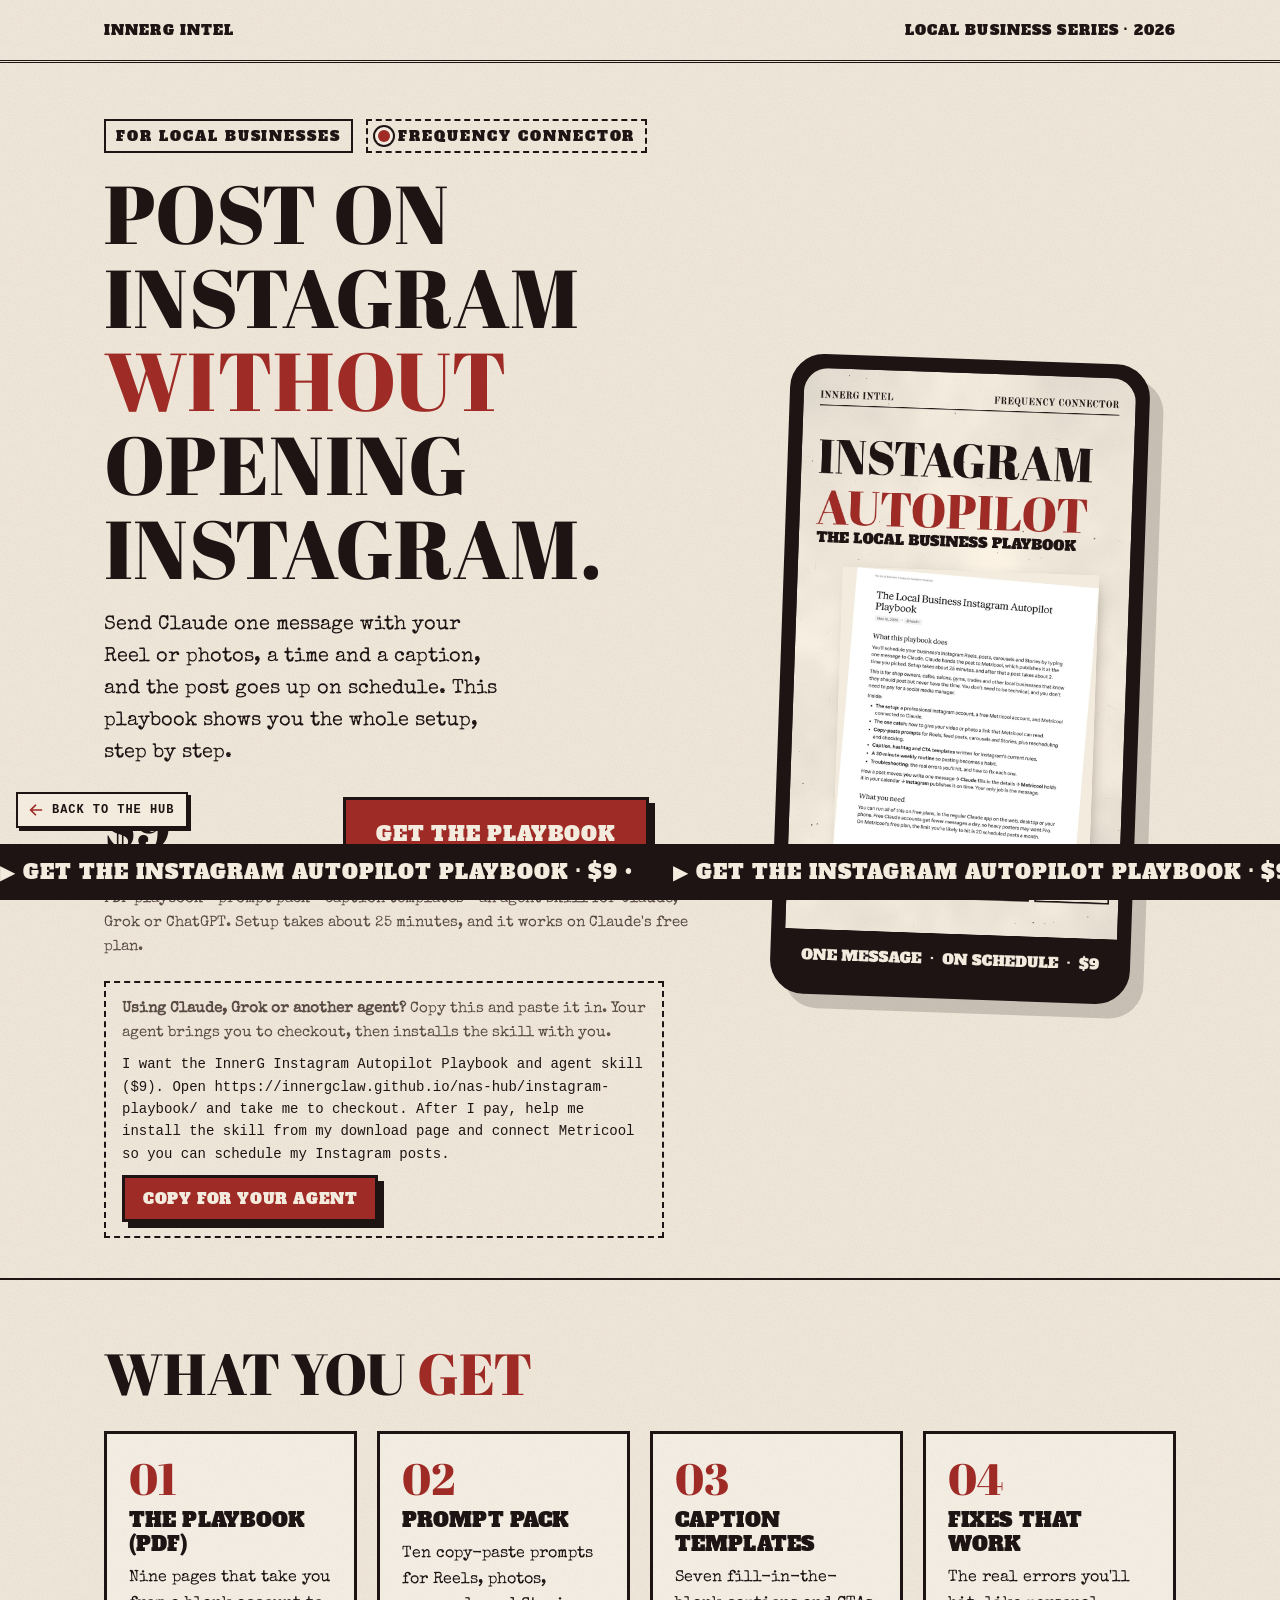
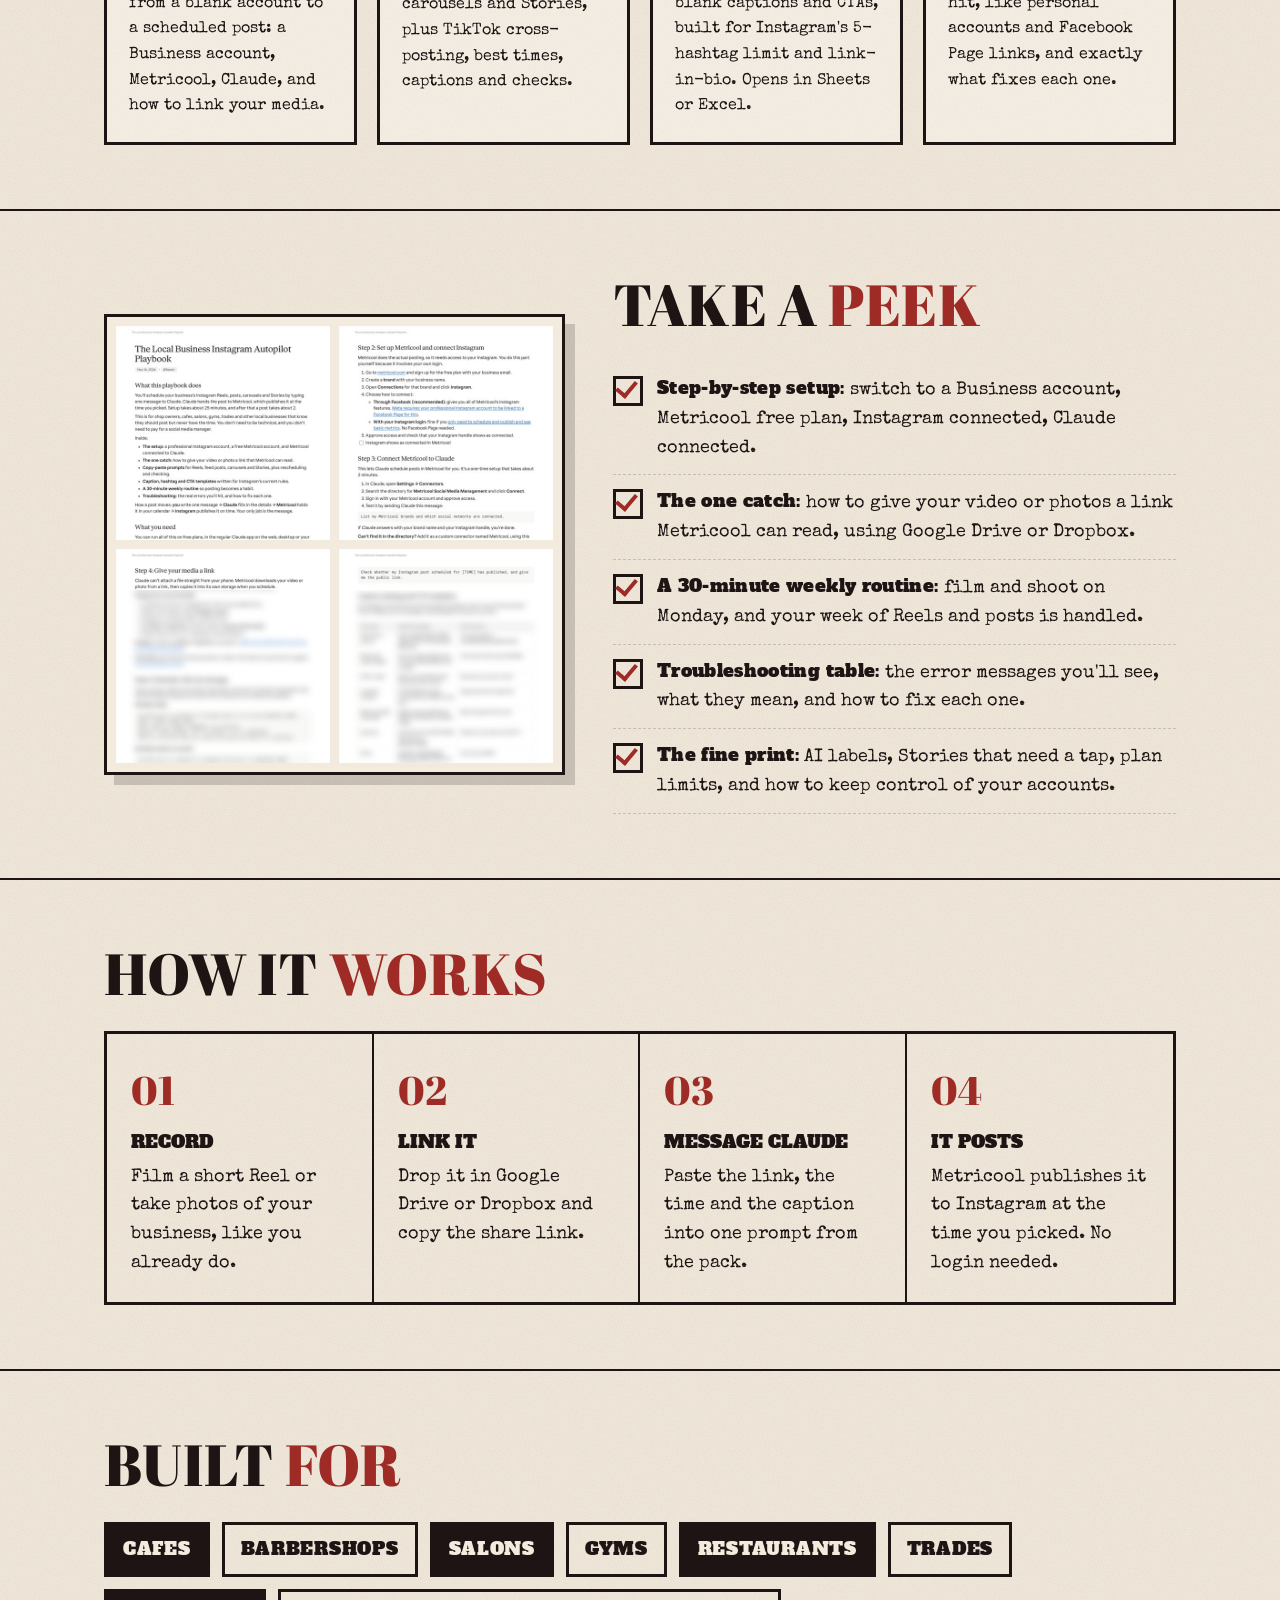
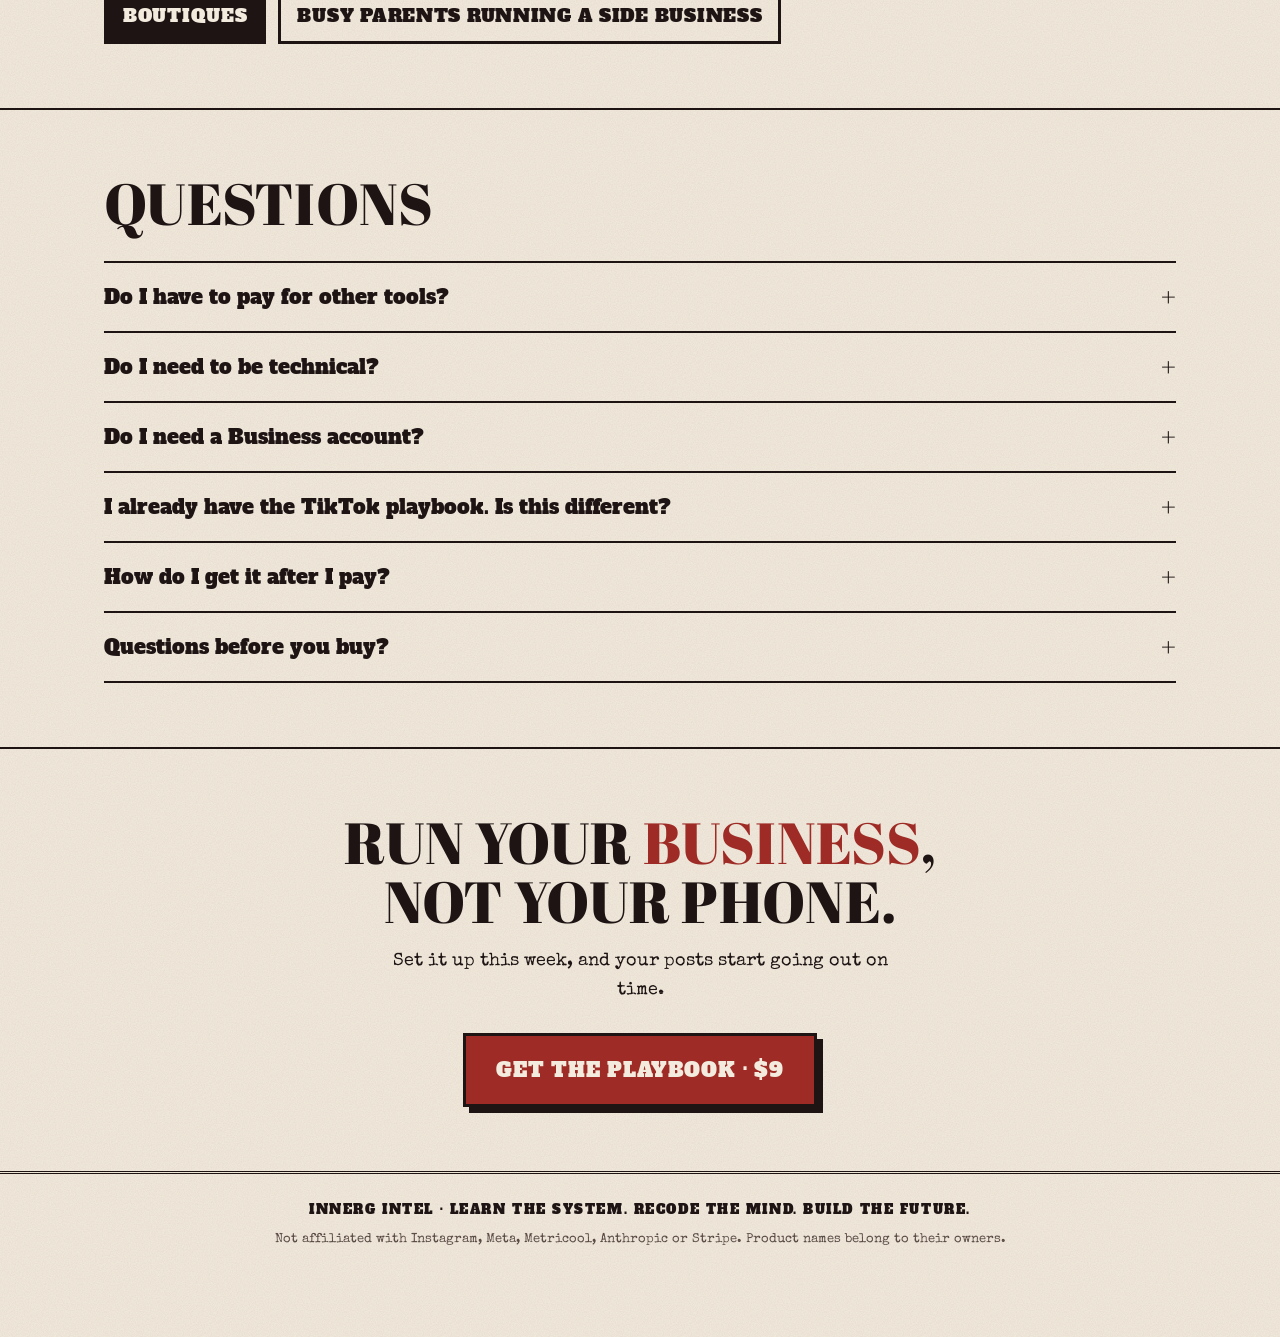
<file: instagram-playbook/index.html>
<!DOCTYPE html>
<html lang="en">
<head>
<meta charset="utf-8">
<meta name="viewport" content="width=device-width, initial-scale=1">
<title>The Local Business Instagram Autopilot Playbook · InnerG Intel</title>
<meta name="description" content="Schedule your business's Instagram Reels, posts and Stories by sending one message to Claude. A step-by-step playbook with copy-paste prompts and caption templates for local businesses. $9, instant download.">
<meta property="og:title" content="The Local Business Instagram Autopilot Playbook">
<meta property="og:description" content="Post on Instagram without opening Instagram. Setup in about 25 minutes on free plans. $9 instant download.">
<meta property="og:image" content="assets/preview.jpg">
<meta property="og:type" content="product">
<link rel="icon" href="data:image/svg+xml,<svg xmlns='http://www.w3.org/2000/svg' viewBox='0 0 64 64'><circle cx='32' cy='32' r='30' fill='%231E1414'/><text x='32' y='42' font-size='28' text-anchor='middle' fill='%23F3EBDD' font-family='Georgia' font-weight='700'>IG</text></svg>">
<style>
  @font-face { font-family: "Abril"; src: url("fonts/AbrilFatface-Regular.ttf") format("truetype"); font-display: swap; }
  @font-face { font-family: "Slab"; src: url("fonts/AlfaSlabOne-Regular.ttf") format("truetype"); font-display: swap; }
  @font-face { font-family: "Type"; src: url("fonts/SpecialElite-Regular.ttf") format("truetype"); font-display: swap; }
  :root { --paper:#F3EBDD; --ink:#1E1414; --red:#9E2B25; --muted:#5a4b45; --line:rgba(30,20,20,.18); }
  * { box-sizing: border-box; }
  html { scroll-behavior: smooth; }
  body {
    margin: 0; color: var(--ink); background: var(--paper);
    font: 18px/1.6 "Type", "Courier New", monospace;
    background-image: url("data:image/svg+xml,%3Csvg xmlns='http://www.w3.org/2000/svg' width='240' height='240'%3E%3Cfilter id='n'%3E%3CfeTurbulence type='fractalNoise' baseFrequency='.85' numOctaves='3' stitchTiles='stitch'/%3E%3CfeColorMatrix values='0 0 0 0 0.12 0 0 0 0 0.08 0 0 0 0 0.08 0 0 0 .09 0'/%3E%3C/filter%3E%3Crect width='100%25' height='100%25' filter='url(%23n)'/%3E%3C/svg%3E");
    padding-bottom: 56px;
  }
  a { color: inherit; }
  .wrap { max-width: 1120px; margin: 0 auto; padding: 0 24px; }
  .top { border-bottom: 3px double var(--ink); }
  .top .wrap { display: flex; justify-content: space-between; align-items: center; height: 60px; font-family: "Slab"; font-size: 14px; letter-spacing: .08em; }
  h1, h2, h3 { font-family: "Abril", Georgia, serif; font-weight: 400; line-height: 1.02; margin: 0; letter-spacing: .005em; }
  .red { color: var(--red); }
  .fcbadge { font-family: "Slab"; font-size: 14px; letter-spacing: .14em; text-transform: uppercase; display: inline-flex; align-items: center; gap: 8px; padding: 4px 10px; border: 2px dashed var(--ink); text-decoration: none; margin-left: 8px; vertical-align: top; }
  .fcbadge i { width: 12px; height: 12px; border-radius: 50%; background: var(--red); box-shadow: 0 0 0 3px var(--paper), 0 0 0 5px var(--ink); }
  .kicker { font-family: "Slab"; font-size: 14px; letter-spacing: .14em; text-transform: uppercase; display: inline-block; border: 2px solid var(--ink); padding: 4px 10px; }

  /* hero */
  .hero { padding: 56px 0 40px; }
  .hero .wrap { display: grid; grid-template-columns: 1.15fr .85fr; gap: 56px; align-items: center; }
  .hero h1 { font-size: clamp(46px, 6.4vw, 86px); text-transform: uppercase; margin: 18px 0 20px; }
  .hero p.sub { font-size: 20px; max-width: 34ch; margin: 0 0 28px; }
  .buyrow { display: flex; align-items: center; gap: 22px; flex-wrap: wrap; }
  .price { font-family: "Abril"; font-size: 56px; line-height: 1; }
  .price small { font-family: "Type"; font-size: 15px; display: block; color: var(--muted); }
  .btn {
    font-family: "Slab"; font-size: 20px; letter-spacing: .04em; text-transform: uppercase; text-decoration: none;
    background: var(--red); color: var(--paper); padding: 18px 30px; border: 3px solid var(--ink);
    box-shadow: 6px 6px 0 var(--ink); transition: transform .12s, box-shadow .12s; display: inline-block;
  }
  .btn:hover { transform: translate(-2px,-2px); box-shadow: 8px 8px 0 var(--ink); }
  .btn:active { transform: translate(4px,4px); box-shadow: 2px 2px 0 var(--ink); }
  .fine { font-size: 15px; color: var(--muted); margin-top: 16px; }

  .phone { position: relative; justify-self: center; width: min(360px, 82vw); aspect-ratio: 9/16; border: 4px solid var(--ink);
           border-radius: 34px; padding: 10px; background: var(--ink); box-shadow: 14px 14px 0 rgba(30,20,20,.18); transform: rotate(2deg); }
  .phone video, .phone img { width: 100%; height: 100%; object-fit: cover; border-radius: 24px; display: block; background: var(--paper); }
  .sound { position: absolute; top: -18px; left: 50%; transform: translateX(-50%); font-family: "Slab"; font-size: 14px; letter-spacing: .06em;
           background: var(--paper); color: var(--ink); border: 2px solid var(--ink); padding: 8px 14px; cursor: pointer; white-space: nowrap; }

  /* sections */
  section { padding: 64px 0; border-top: 2px solid var(--ink); }
  section h2 { font-size: clamp(36px, 4.6vw, 58px); text-transform: uppercase; margin-bottom: 28px; }
  .grid4 { display: grid; grid-template-columns: repeat(4, 1fr); gap: 20px; }
  .card { border: 3px solid var(--ink); padding: 22px; background: rgba(255,255,255,.25); }
  .card h3 { font-family: "Slab"; font-size: 20px; text-transform: uppercase; margin-bottom: 10px; line-height: 1.2; }
  .card p { margin: 0; font-size: 16px; }
  .num { font-family: "Abril"; font-size: 44px; color: var(--red); line-height: 1; display: block; margin-bottom: 8px; }

  .peek { display: grid; grid-template-columns: .9fr 1.1fr; gap: 48px; align-items: center; }
  .peek img { width: 100%; height: auto; border: 3px solid var(--ink); box-shadow: 10px 10px 0 rgba(30,20,20,.18); }
  ul.ticks { list-style: none; padding: 0; margin: 0; }
  ul.ticks li { padding: 12px 0 12px 44px; position: relative; border-bottom: 1px dashed var(--line); }
  ul.ticks li::before { content: ""; position: absolute; left: 0; top: 14px; width: 24px; height: 24px; border: 3px solid var(--ink); }
  ul.ticks li::after { content: ""; position: absolute; left: 7px; top: 15px; width: 9px; height: 16px; border: solid var(--red); border-width: 0 4px 4px 0; transform: rotate(40deg); }
  ul.ticks b { font-family: "Slab"; font-weight: 400; letter-spacing: .02em; }

  .steps { counter-reset: s; display: grid; grid-template-columns: repeat(4, 1fr); gap: 0; border: 3px solid var(--ink); }
  .steps div { padding: 24px; border-right: 2px solid var(--ink); }
  .steps div:last-child { border-right: 0; }
  .steps div::before { counter-increment: s; content: "0" counter(s); font-family: "Abril"; font-size: 40px; color: var(--red); display: block; }
  .steps b { font-family: "Slab"; font-weight: 400; text-transform: uppercase; display: block; margin: 6px 0; }

  .for { display: flex; flex-wrap: wrap; gap: 12px; }
  .for span { font-family: "Slab"; text-transform: uppercase; letter-spacing: .04em; padding: 10px 16px; border: 3px solid var(--ink); }
  .for span:nth-child(odd) { background: var(--ink); color: var(--paper); }

  details { border-bottom: 2px solid var(--ink); padding: 18px 0; }
  details:first-of-type { border-top: 2px solid var(--ink); }
  summary { font-family: "Slab"; font-size: 20px; cursor: pointer; list-style: none; display: flex; justify-content: space-between; gap: 16px; }
  summary::after { content: "+"; font-family: "Abril"; font-size: 28px; line-height: 1; }
  details[open] summary::after { content: "–"; }
  details p { margin: 12px 0 0; max-width: 70ch; }

  .final { text-align: center; }
  .final h2 { margin-bottom: 16px; }
  .final p { margin: 0 auto 28px; max-width: 46ch; }
  footer { border-top: 3px double var(--ink); padding: 26px 0 30px; text-align: center; font-family: "Slab"; font-size: 13px; letter-spacing: .12em; }
  footer small { display: block; font-family: "Type"; letter-spacing: 0; font-size: 13px; color: var(--muted); margin-top: 10px; }

  .marquee { position: fixed; left: 0; right: 0; bottom: 0; height: 56px; background: var(--ink); color: var(--paper); overflow: hidden; z-index: 5; }
  .marquee a { text-decoration: none; display: block; height: 100%; }
  .track { display: inline-flex; white-space: nowrap; height: 100%; align-items: center; animation: run 26s linear infinite; font-family: "Slab"; font-size: 20px; letter-spacing: .05em; }
  .track span { padding-right: 40px; }
  @keyframes run { to { transform: translateX(-50%); } }
  @media (prefers-reduced-motion: reduce) { .track { animation: none; } html { scroll-behavior: auto; } }

  @media (max-width: 900px) {
    .hero .wrap, .peek { grid-template-columns: 1fr; gap: 36px; }
    .phone { order: -1; transform: none; }
    .grid4 { grid-template-columns: 1fr 1fr; }
    .steps { grid-template-columns: 1fr 1fr; }
    .steps div:nth-child(2) { border-right: 0; }
    .steps div:nth-child(-n+2) { border-bottom: 2px solid var(--ink); }
  }
  @media (max-width: 560px) {
    body { font-size: 17px; }
    .grid4, .steps { grid-template-columns: 1fr; }
    .steps div { border-right: 0; border-bottom: 2px solid var(--ink); }
    .steps div:last-child { border-bottom: 0; }
    .top .wrap span:last-child { display: none; }
  }
</style>
</head>
<body>
<header class="top"><div class="wrap"><span>INNERG INTEL</span><span>LOCAL BUSINESS SERIES · 2026</span></div></header>

<main>
<div class="hero"><div class="wrap">
  <div>
    <span class="kicker">For local businesses</span> <a class="fcbadge" href="https://nasirr.innergintel.study/#programs" title="Part of the INNERG Frequency Connectors: tools that keep you connected to what's really moving"><i></i>Frequency Connector</a>
    <h1>Post on Instagram <span class="red">without</span> opening Instagram.</h1>
    <p class="sub">Send Claude one message with your Reel or photos, a time and a caption, and the post goes up on schedule. This playbook shows you the whole setup, step by step.</p>
    <div class="buyrow">
      <div class="price">$9<small>one-time · instant download</small></div>
      <a class="btn buy" href="https://buy.stripe.com/9B68wRckvbOxaho8hZao81Y">Get the playbook</a>
    </div>
    <p class="fine">PDF playbook + prompt pack + caption templates + an agent skill for Claude, Grok or ChatGPT. Setup takes about 25 minutes, and it works on Claude's free plan.</p>
    <div class="agent" style="margin-top:22px;border:2px dashed var(--ink);padding:14px 16px;max-width:560px">
      <p class="fine" style="margin:0 0 8px"><b>Using Claude, Grok or another agent?</b> Copy this and paste it in. Your agent brings you to checkout, then installs the skill with you.</p>
      <pre id="agentcode" style="white-space:pre-wrap;overflow-wrap:anywhere;margin:0 0 10px;font-size:14px">I want the InnerG Instagram Autopilot Playbook and agent skill ($9). Open https://innergclaw.github.io/nas-hub/instagram-playbook/ and take me to checkout. After I pay, help me install the skill from my download page and connect Metricool so you can schedule my Instagram posts.</pre>
      <button type="button" class="btn" style="font-size:15px;padding:10px 18px" onclick="navigator.clipboard.writeText(document.getElementById('agentcode').textContent).then(()=>{this.textContent='Copied ✓'})">Copy for your agent</button>
    </div>
  </div>
  <div class="phone">
    <img src="assets/poster.jpg" alt="The Instagram Autopilot Playbook: Reels, posts, carousels and Stories" width="1080" height="1920">
  </div>
</div></div>

<section><div class="wrap">
  <h2>What you <span class="red">get</span></h2>
  <div class="grid4">
    <div class="card"><span class="num">01</span><h3>The playbook (PDF)</h3><p>Nine pages that take you from a blank account to a scheduled post: a Business account, Metricool, Claude, and how to link your media.</p></div>
    <div class="card"><span class="num">02</span><h3>Prompt pack</h3><p>Ten copy-paste prompts for Reels, photos, carousels and Stories, plus TikTok cross-posting, best times, captions and checks.</p></div>
    <div class="card"><span class="num">03</span><h3>Caption templates</h3><p>Seven fill-in-the-blank captions and CTAs, built for Instagram's 5-hashtag limit and link-in-bio. Opens in Sheets or Excel.</p></div>
    <div class="card"><span class="num">04</span><h3>Fixes that work</h3><p>The real errors you'll hit, like personal accounts and Facebook Page links, and exactly what fixes each one.</p></div>
  </div>
</div></section>

<section><div class="wrap peek">
  <img src="assets/preview.jpg" alt="Preview of the playbook pages, with the prompts and templates blurred" loading="lazy" width="1000" height="1000">
  <div>
    <h2>Take a <span class="red">peek</span></h2>
    <ul class="ticks">
      <li><b>Step-by-step setup:</b> switch to a Business account, Metricool free plan, Instagram connected, Claude connected.</li>
      <li><b>The one catch:</b> how to give your video or photos a link Metricool can read, using Google Drive or Dropbox.</li>
      <li><b>A 30-minute weekly routine:</b> film and shoot on Monday, and your week of Reels and posts is handled.</li>
      <li><b>Troubleshooting table:</b> the error messages you'll see, what they mean, and how to fix each one.</li>
      <li><b>The fine print:</b> AI labels, Stories that need a tap, plan limits, and how to keep control of your accounts.</li>
    </ul>
  </div>
</div></section>

<section><div class="wrap">
  <h2>How it <span class="red">works</span></h2>
  <div class="steps">
    <div><b>Record</b>Film a short Reel or take photos of your business, like you already do.</div>
    <div><b>Link it</b>Drop it in Google Drive or Dropbox and copy the share link.</div>
    <div><b>Message Claude</b>Paste the link, the time and the caption into one prompt from the pack.</div>
    <div><b>It posts</b>Metricool publishes it to Instagram at the time you picked. No login needed.</div>
  </div>
</div></section>

<section><div class="wrap">
  <h2>Built <span class="red">for</span></h2>
  <div class="for"><span>Cafes</span><span>Barbershops</span><span>Salons</span><span>Gyms</span><span>Restaurants</span><span>Trades</span><span>Boutiques</span><span>Busy parents running a side business</span></div>
</div></section>

<section><div class="wrap">
  <h2>Questions</h2>
  <details><summary>Do I have to pay for other tools?</summary><p>No. It works on the free plans of Claude, Metricool and Instagram, using the regular Claude app on the web, desktop or your phone. Free Claude accounts get fewer messages a day, so if you post a lot you may want Pro. Claude Code needs Pro or Max, but this playbook doesn't use it. Metricool's free plan covers up to 20 scheduled posts a month, which is plenty for 3 to 5 posts a week. Plans change, so check each tool's pricing page.</p></details>
  <details><summary>Do I need to be technical?</summary><p>No. If you can copy a share link and paste a message, you can do this. The setup is clicking through sign-ups and approving connections.</p></details>
  <details><summary>Do I need a Business account?</summary><p>Yes, a professional account: Business or Creator. Instagram only lets scheduling tools post to those, and switching is free in the app. The playbook recommends Business, because Creator accounts can't auto-publish Stories.</p></details>
  <details><summary>I already have the TikTok playbook. Is this different?</summary><p>Yes. This one covers Instagram's setup, Reels, photo posts, carousels and Stories, the 5-hashtag limit, and the Instagram-only errors. It also has a prompt to post the same video to TikTok and Instagram at once. Get the TikTok one <a href="../playbook/">here</a>.</p></details>
  <details><summary>How do I get it after I pay?</summary><p>Checkout is through Stripe. When the payment goes through, you're taken straight to the download page. Save the zip file to your phone or computer.</p></details>
  <details><summary>Questions before you buy?</summary><p>DM <b>@innergintel</b> on Instagram.</p></details>
</div></section>

<section class="final"><div class="wrap">
  <h2>Run your <span class="red">business</span>,<br>not your phone.</h2>
  <p>Set it up this week, and your posts start going out on time.</p>
  <a class="btn buy" href="https://buy.stripe.com/9B68wRckvbOxaho8hZao81Y">Get the playbook · $9</a>
</div></section>
</main>

<footer>INNERG INTEL · LEARN THE SYSTEM. RECODE THE MIND. BUILD THE FUTURE.
  <small>Not affiliated with Instagram, Meta, Metricool, Anthropic or Stripe. Product names belong to their owners.</small></footer>

<div class="marquee"><a class="buy" href="https://buy.stripe.com/9B68wRckvbOxaho8hZao81Y"><div class="track" aria-hidden="true">
  <span>▶ GET THE INSTAGRAM AUTOPILOT PLAYBOOK · $9 •</span><span>▶ GET THE INSTAGRAM AUTOPILOT PLAYBOOK · $9 •</span><span>▶ GET THE INSTAGRAM AUTOPILOT PLAYBOOK · $9 •</span>
  <span>▶ GET THE INSTAGRAM AUTOPILOT PLAYBOOK · $9 •</span><span>▶ GET THE INSTAGRAM AUTOPILOT PLAYBOOK · $9 •</span><span>▶ GET THE INSTAGRAM AUTOPILOT PLAYBOOK · $9 •</span>
</div></a></div>

<script>
  // ONE place to set the Stripe Payment Link:
  const STRIPE_LINK = "https://buy.stripe.com/9B68wRckvbOxaho8hZao81Y";
  if (STRIPE_LINK.startsWith("https://")) document.querySelectorAll("a.buy").forEach(a => a.href = STRIPE_LINK);

</script>
<script src="../hub-nav.js" defer data-bottom="72" data-m-bottom="72"></script>
</body>
</html>
</file>
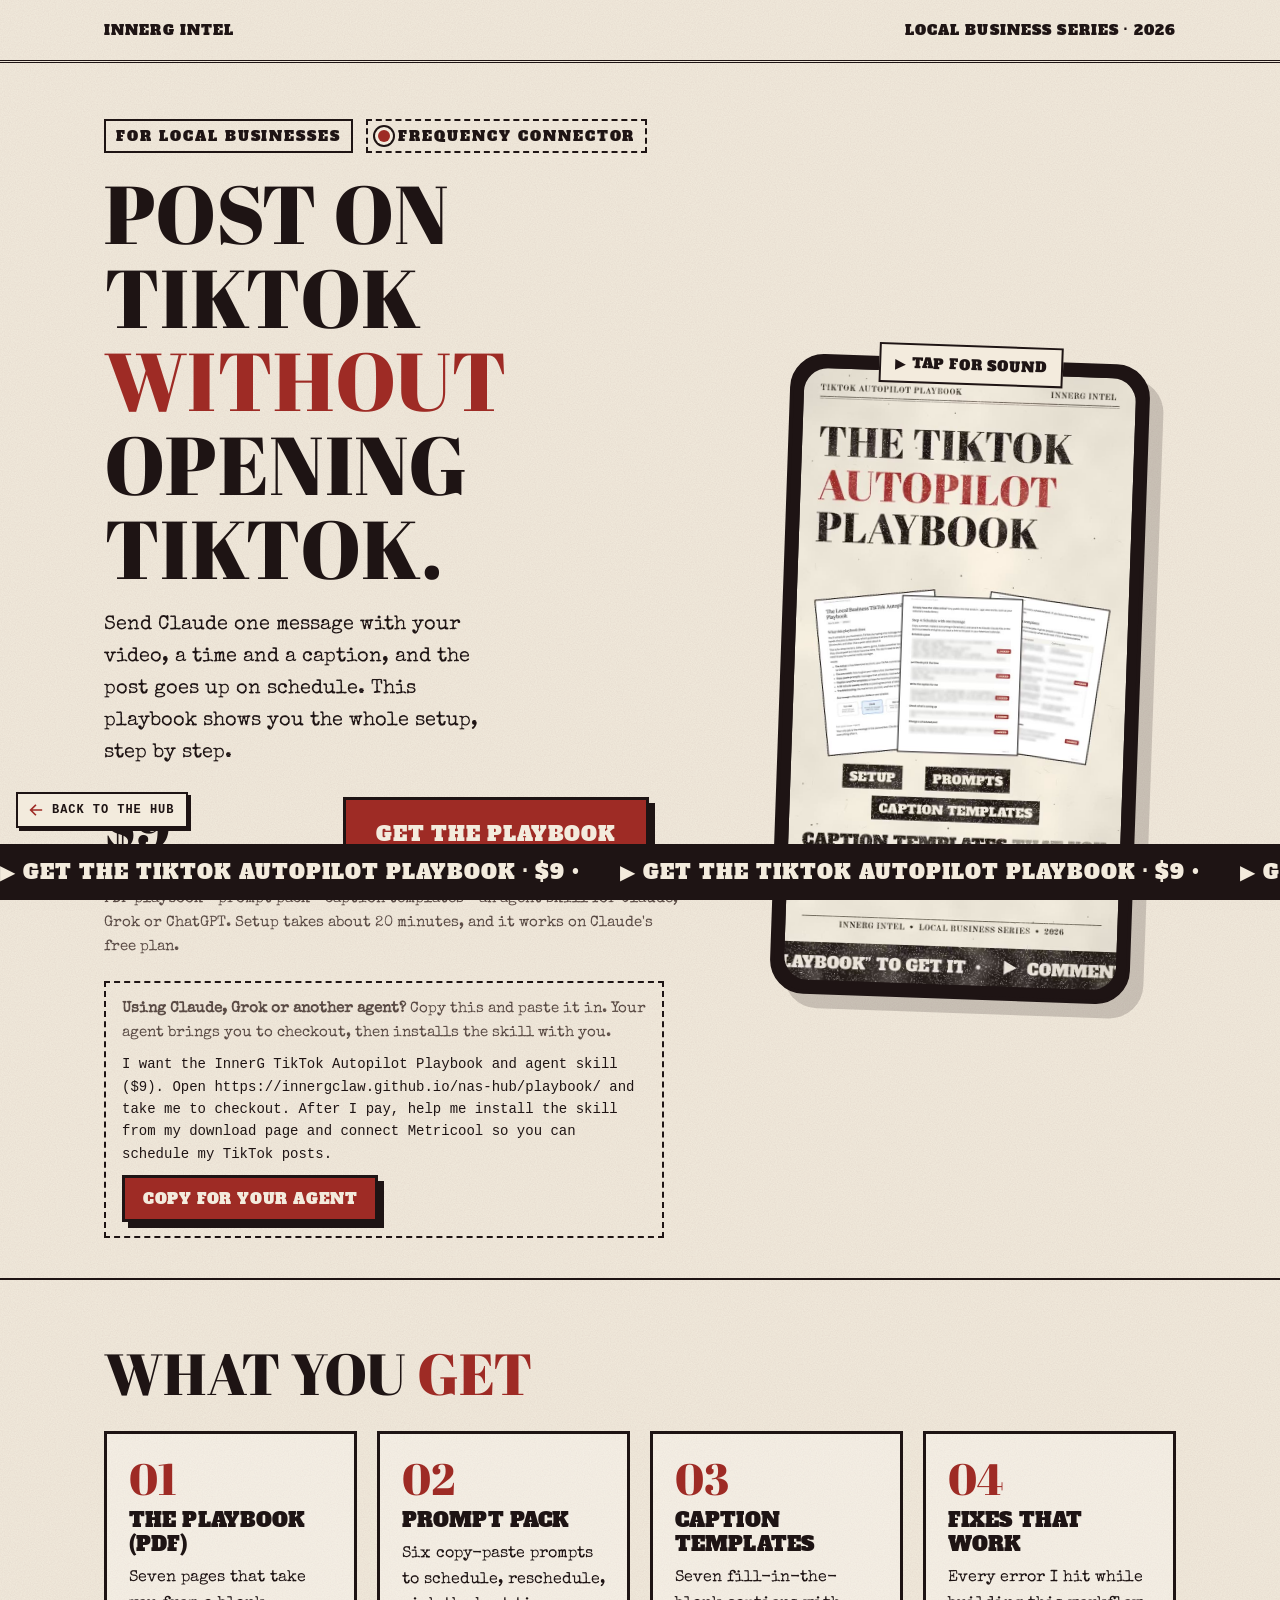
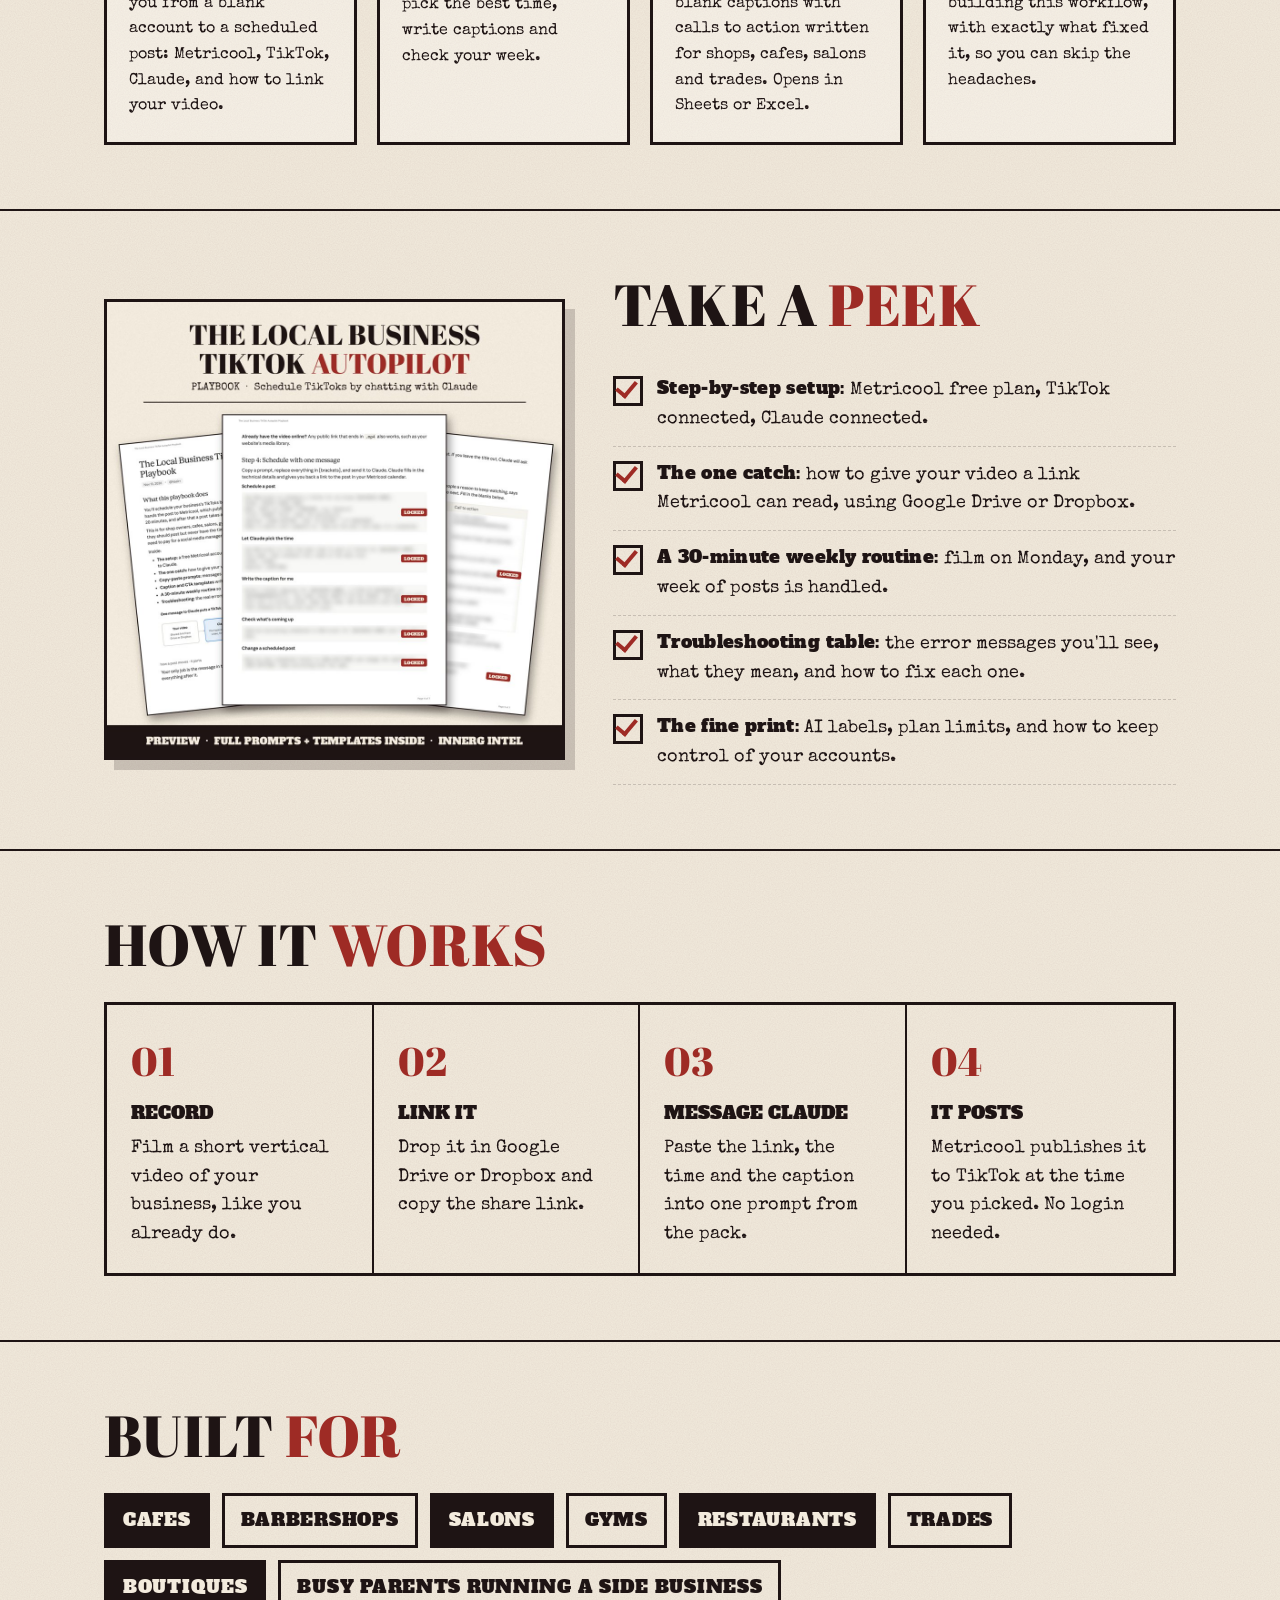
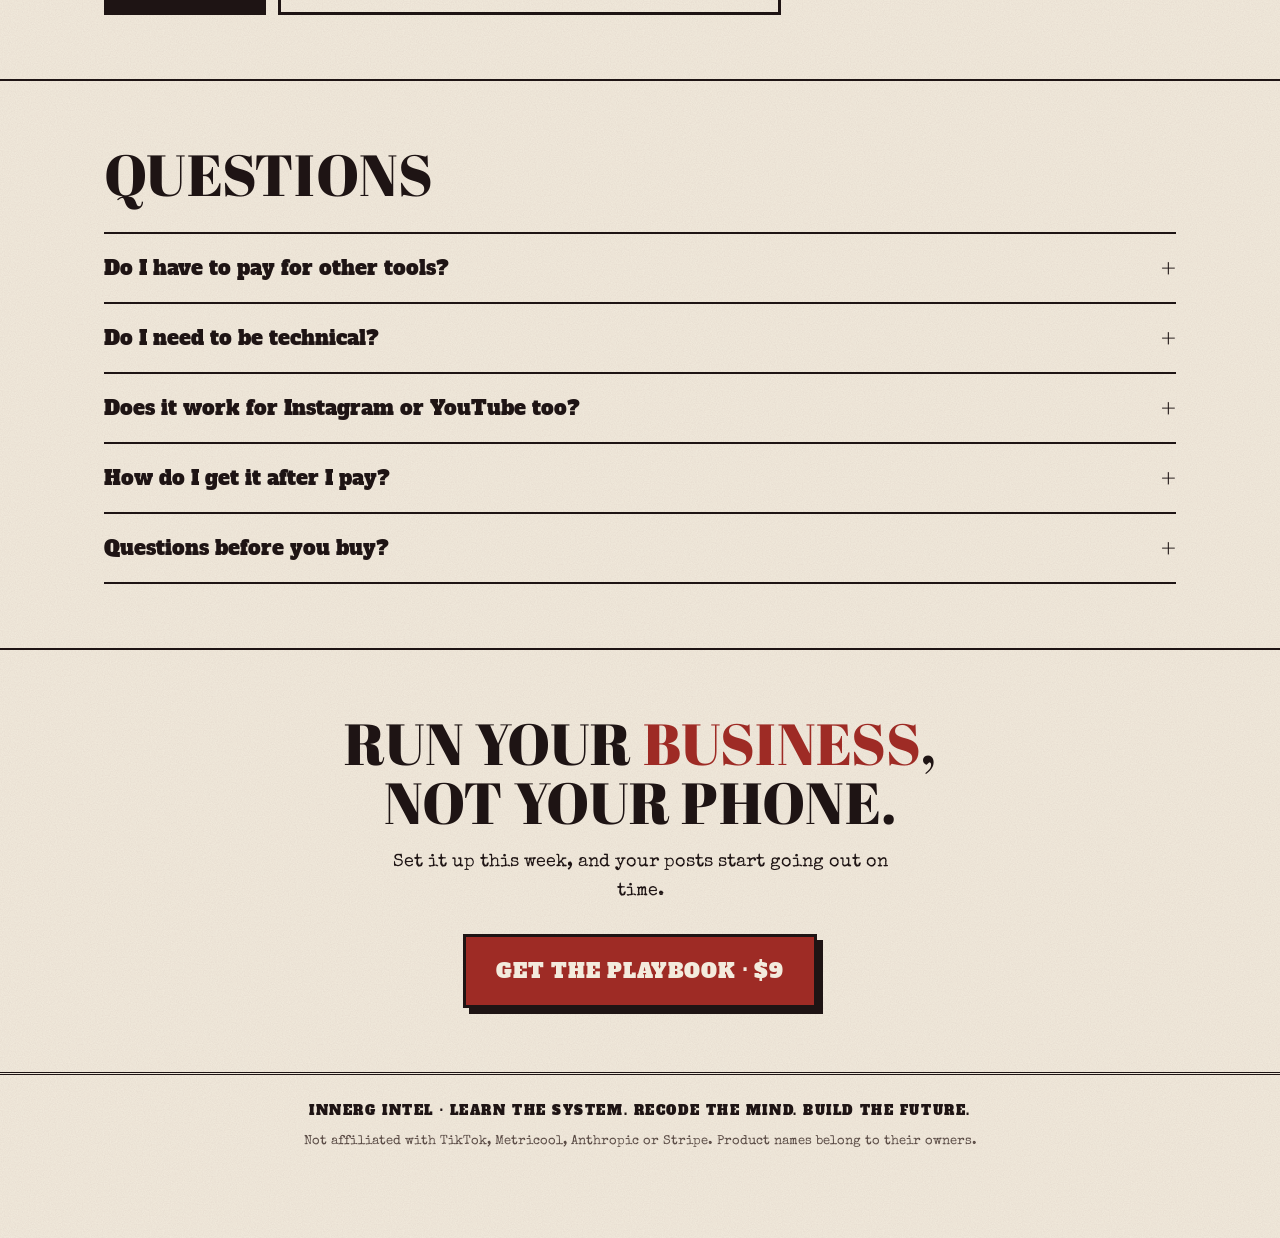
<file: playbook/index.html>
<!DOCTYPE html>
<html lang="en">
<head>
<meta charset="utf-8">
<meta name="viewport" content="width=device-width, initial-scale=1">
<title>The Local Business TikTok Autopilot Playbook · InnerG Intel</title>
<meta name="description" content="Schedule your business's TikToks by sending one message to Claude. A step-by-step playbook with copy-paste prompts and caption templates for local businesses. $9, instant download.">
<meta property="og:title" content="The Local Business TikTok Autopilot Playbook">
<meta property="og:description" content="Post on TikTok without opening TikTok. Setup in about 20 minutes on free plans. $9 instant download.">
<meta property="og:image" content="assets/preview.jpg">
<meta property="og:type" content="product">
<link rel="icon" href="data:image/svg+xml,<svg xmlns='http://www.w3.org/2000/svg' viewBox='0 0 64 64'><circle cx='32' cy='32' r='30' fill='%231E1414'/><text x='32' y='42' font-size='28' text-anchor='middle' fill='%23F3EBDD' font-family='Georgia' font-weight='700'>IG</text></svg>">
<style>
  @font-face { font-family: "Abril"; src: url("fonts/AbrilFatface-Regular.ttf") format("truetype"); font-display: swap; }
  @font-face { font-family: "Slab"; src: url("fonts/AlfaSlabOne-Regular.ttf") format("truetype"); font-display: swap; }
  @font-face { font-family: "Type"; src: url("fonts/SpecialElite-Regular.ttf") format("truetype"); font-display: swap; }
  :root { --paper:#F3EBDD; --ink:#1E1414; --red:#9E2B25; --muted:#5a4b45; --line:rgba(30,20,20,.18); }
  * { box-sizing: border-box; }
  html { scroll-behavior: smooth; }
  body {
    margin: 0; color: var(--ink); background: var(--paper);
    font: 18px/1.6 "Type", "Courier New", monospace;
    background-image: url("data:image/svg+xml,%3Csvg xmlns='http://www.w3.org/2000/svg' width='240' height='240'%3E%3Cfilter id='n'%3E%3CfeTurbulence type='fractalNoise' baseFrequency='.85' numOctaves='3' stitchTiles='stitch'/%3E%3CfeColorMatrix values='0 0 0 0 0.12 0 0 0 0 0.08 0 0 0 0 0.08 0 0 0 .09 0'/%3E%3C/filter%3E%3Crect width='100%25' height='100%25' filter='url(%23n)'/%3E%3C/svg%3E");
    padding-bottom: 56px;
  }
  a { color: inherit; }
  .wrap { max-width: 1120px; margin: 0 auto; padding: 0 24px; }
  .top { border-bottom: 3px double var(--ink); }
  .top .wrap { display: flex; justify-content: space-between; align-items: center; height: 60px; font-family: "Slab"; font-size: 14px; letter-spacing: .08em; }
  h1, h2, h3 { font-family: "Abril", Georgia, serif; font-weight: 400; line-height: 1.02; margin: 0; letter-spacing: .005em; }
  .red { color: var(--red); }
  .fcbadge { font-family: "Slab"; font-size: 14px; letter-spacing: .14em; text-transform: uppercase; display: inline-flex; align-items: center; gap: 8px; padding: 4px 10px; border: 2px dashed var(--ink); text-decoration: none; margin-left: 8px; vertical-align: top; }
  .fcbadge i { width: 12px; height: 12px; border-radius: 50%; background: var(--red); box-shadow: 0 0 0 3px var(--paper), 0 0 0 5px var(--ink); }
  .kicker { font-family: "Slab"; font-size: 14px; letter-spacing: .14em; text-transform: uppercase; display: inline-block; border: 2px solid var(--ink); padding: 4px 10px; }

  /* hero */
  .hero { padding: 56px 0 40px; }
  .hero .wrap { display: grid; grid-template-columns: 1.15fr .85fr; gap: 56px; align-items: center; }
  .hero h1 { font-size: clamp(46px, 6.4vw, 86px); text-transform: uppercase; margin: 18px 0 20px; }
  .hero p.sub { font-size: 20px; max-width: 34ch; margin: 0 0 28px; }
  .buyrow { display: flex; align-items: center; gap: 22px; flex-wrap: wrap; }
  .price { font-family: "Abril"; font-size: 56px; line-height: 1; }
  .price small { font-family: "Type"; font-size: 15px; display: block; color: var(--muted); }
  .btn {
    font-family: "Slab"; font-size: 20px; letter-spacing: .04em; text-transform: uppercase; text-decoration: none;
    background: var(--red); color: var(--paper); padding: 18px 30px; border: 3px solid var(--ink);
    box-shadow: 6px 6px 0 var(--ink); transition: transform .12s, box-shadow .12s; display: inline-block;
  }
  .btn:hover { transform: translate(-2px,-2px); box-shadow: 8px 8px 0 var(--ink); }
  .btn:active { transform: translate(4px,4px); box-shadow: 2px 2px 0 var(--ink); }
  .fine { font-size: 15px; color: var(--muted); margin-top: 16px; }

  .phone { position: relative; justify-self: center; width: min(360px, 82vw); aspect-ratio: 9/16; border: 4px solid var(--ink);
           border-radius: 34px; padding: 10px; background: var(--ink); box-shadow: 14px 14px 0 rgba(30,20,20,.18); transform: rotate(2deg); }
  .phone video { width: 100%; height: 100%; object-fit: cover; border-radius: 24px; display: block; background: var(--paper); }
  .sound { position: absolute; top: -18px; left: 50%; transform: translateX(-50%); font-family: "Slab"; font-size: 14px; letter-spacing: .06em;
           background: var(--paper); color: var(--ink); border: 2px solid var(--ink); padding: 8px 14px; cursor: pointer; white-space: nowrap; }

  /* sections */
  section { padding: 64px 0; border-top: 2px solid var(--ink); }
  section h2 { font-size: clamp(36px, 4.6vw, 58px); text-transform: uppercase; margin-bottom: 28px; }
  .grid4 { display: grid; grid-template-columns: repeat(4, 1fr); gap: 20px; }
  .card { border: 3px solid var(--ink); padding: 22px; background: rgba(255,255,255,.25); }
  .card h3 { font-family: "Slab"; font-size: 20px; text-transform: uppercase; margin-bottom: 10px; line-height: 1.2; }
  .card p { margin: 0; font-size: 16px; }
  .num { font-family: "Abril"; font-size: 44px; color: var(--red); line-height: 1; display: block; margin-bottom: 8px; }

  .peek { display: grid; grid-template-columns: .9fr 1.1fr; gap: 48px; align-items: center; }
  .peek img { width: 100%; height: auto; border: 3px solid var(--ink); box-shadow: 10px 10px 0 rgba(30,20,20,.18); }
  ul.ticks { list-style: none; padding: 0; margin: 0; }
  ul.ticks li { padding: 12px 0 12px 44px; position: relative; border-bottom: 1px dashed var(--line); }
  ul.ticks li::before { content: ""; position: absolute; left: 0; top: 14px; width: 24px; height: 24px; border: 3px solid var(--ink); }
  ul.ticks li::after { content: ""; position: absolute; left: 7px; top: 15px; width: 9px; height: 16px; border: solid var(--red); border-width: 0 4px 4px 0; transform: rotate(40deg); }
  ul.ticks b { font-family: "Slab"; font-weight: 400; letter-spacing: .02em; }

  .steps { counter-reset: s; display: grid; grid-template-columns: repeat(4, 1fr); gap: 0; border: 3px solid var(--ink); }
  .steps div { padding: 24px; border-right: 2px solid var(--ink); }
  .steps div:last-child { border-right: 0; }
  .steps div::before { counter-increment: s; content: "0" counter(s); font-family: "Abril"; font-size: 40px; color: var(--red); display: block; }
  .steps b { font-family: "Slab"; font-weight: 400; text-transform: uppercase; display: block; margin: 6px 0; }

  .for { display: flex; flex-wrap: wrap; gap: 12px; }
  .for span { font-family: "Slab"; text-transform: uppercase; letter-spacing: .04em; padding: 10px 16px; border: 3px solid var(--ink); }
  .for span:nth-child(odd) { background: var(--ink); color: var(--paper); }

  details { border-bottom: 2px solid var(--ink); padding: 18px 0; }
  details:first-of-type { border-top: 2px solid var(--ink); }
  summary { font-family: "Slab"; font-size: 20px; cursor: pointer; list-style: none; display: flex; justify-content: space-between; gap: 16px; }
  summary::after { content: "+"; font-family: "Abril"; font-size: 28px; line-height: 1; }
  details[open] summary::after { content: "–"; }
  details p { margin: 12px 0 0; max-width: 70ch; }

  .final { text-align: center; }
  .final h2 { margin-bottom: 16px; }
  .final p { margin: 0 auto 28px; max-width: 46ch; }
  footer { border-top: 3px double var(--ink); padding: 26px 0 30px; text-align: center; font-family: "Slab"; font-size: 13px; letter-spacing: .12em; }
  footer small { display: block; font-family: "Type"; letter-spacing: 0; font-size: 13px; color: var(--muted); margin-top: 10px; }

  .marquee { position: fixed; left: 0; right: 0; bottom: 0; height: 56px; background: var(--ink); color: var(--paper); overflow: hidden; z-index: 5; }
  .marquee a { text-decoration: none; display: block; height: 100%; }
  .track { display: inline-flex; white-space: nowrap; height: 100%; align-items: center; animation: run 26s linear infinite; font-family: "Slab"; font-size: 20px; letter-spacing: .05em; }
  .track span { padding-right: 40px; }
  @keyframes run { to { transform: translateX(-50%); } }
  @media (prefers-reduced-motion: reduce) { .track { animation: none; } html { scroll-behavior: auto; } }

  @media (max-width: 900px) {
    .hero .wrap, .peek { grid-template-columns: 1fr; gap: 36px; }
    .phone { order: -1; transform: none; }
    .grid4 { grid-template-columns: 1fr 1fr; }
    .steps { grid-template-columns: 1fr 1fr; }
    .steps div:nth-child(2) { border-right: 0; }
    .steps div:nth-child(-n+2) { border-bottom: 2px solid var(--ink); }
  }
  @media (max-width: 560px) {
    body { font-size: 17px; }
    .grid4, .steps { grid-template-columns: 1fr; }
    .steps div { border-right: 0; border-bottom: 2px solid var(--ink); }
    .steps div:last-child { border-bottom: 0; }
    .top .wrap span:last-child { display: none; }
  }
</style>
</head>
<body>
<header class="top"><div class="wrap"><span>INNERG INTEL</span><span>LOCAL BUSINESS SERIES · 2026</span></div></header>

<main>
<div class="hero"><div class="wrap">
  <div>
    <span class="kicker">For local businesses</span> <a class="fcbadge" href="https://nasirr.innergintel.study/#programs" title="Part of the INNERG Frequency Connectors: tools that keep you connected to what's really moving"><i></i>Frequency Connector</a>
    <h1>Post on TikTok <span class="red">without</span> opening TikTok.</h1>
    <p class="sub">Send Claude one message with your video, a time and a caption, and the post goes up on schedule. This playbook shows you the whole setup, step by step.</p>
    <div class="buyrow">
      <div class="price">$9<small>one-time · instant download</small></div>
      <a class="btn buy" href="https://buy.stripe.com/9B600l5W705P9dk1TBao81W">Get the playbook</a>
    </div>
    <p class="fine">PDF playbook + prompt pack + caption templates + an agent skill for Claude, Grok or ChatGPT. Setup takes about 20 minutes, and it works on Claude's free plan.</p>
    <div class="agent" style="margin-top:22px;border:2px dashed var(--ink);padding:14px 16px;max-width:560px">
      <p class="fine" style="margin:0 0 8px"><b>Using Claude, Grok or another agent?</b> Copy this and paste it in. Your agent brings you to checkout, then installs the skill with you.</p>
      <pre id="agentcode" style="white-space:pre-wrap;overflow-wrap:anywhere;margin:0 0 10px;font-size:14px">I want the InnerG TikTok Autopilot Playbook and agent skill ($9). Open https://innergclaw.github.io/nas-hub/playbook/ and take me to checkout. After I pay, help me install the skill from my download page and connect Metricool so you can schedule my TikTok posts.</pre>
      <button type="button" class="btn" style="font-size:15px;padding:10px 18px" onclick="navigator.clipboard.writeText(document.getElementById('agentcode').textContent).then(()=>{this.textContent='Copied ✓'})">Copy for your agent</button>
    </div>
  </div>
  <div class="phone">
    <video id="promo" src="assets/promo.mp4" poster="assets/poster.jpg" autoplay muted loop playsinline preload="metadata" aria-label="Promo video for the TikTok Autopilot Playbook"></video>
    <button class="sound" id="sound" type="button">▶ TAP FOR SOUND</button>
  </div>
</div></div>

<section><div class="wrap">
  <h2>What you <span class="red">get</span></h2>
  <div class="grid4">
    <div class="card"><span class="num">01</span><h3>The playbook (PDF)</h3><p>Seven pages that take you from a blank account to a scheduled post: Metricool, TikTok, Claude, and how to link your video.</p></div>
    <div class="card"><span class="num">02</span><h3>Prompt pack</h3><p>Six copy-paste prompts to schedule, reschedule, pick the best time, write captions and check your week.</p></div>
    <div class="card"><span class="num">03</span><h3>Caption templates</h3><p>Seven fill-in-the-blank captions with calls to action written for shops, cafes, salons and trades. Opens in Sheets or Excel.</p></div>
    <div class="card"><span class="num">04</span><h3>Fixes that work</h3><p>Every error I hit while building this workflow, with exactly what fixed it, so you can skip the headaches.</p></div>
  </div>
</div></section>

<section><div class="wrap peek">
  <img src="assets/preview.jpg" alt="Preview of the playbook pages, with the prompts and templates blurred" loading="lazy" width="1000" height="1000">
  <div>
    <h2>Take a <span class="red">peek</span></h2>
    <ul class="ticks">
      <li><b>Step-by-step setup:</b> Metricool free plan, TikTok connected, Claude connected.</li>
      <li><b>The one catch:</b> how to give your video a link Metricool can read, using Google Drive or Dropbox.</li>
      <li><b>A 30-minute weekly routine:</b> film on Monday, and your week of posts is handled.</li>
      <li><b>Troubleshooting table:</b> the error messages you'll see, what they mean, and how to fix each one.</li>
      <li><b>The fine print:</b> AI labels, plan limits, and how to keep control of your accounts.</li>
    </ul>
  </div>
</div></section>

<section><div class="wrap">
  <h2>How it <span class="red">works</span></h2>
  <div class="steps">
    <div><b>Record</b>Film a short vertical video of your business, like you already do.</div>
    <div><b>Link it</b>Drop it in Google Drive or Dropbox and copy the share link.</div>
    <div><b>Message Claude</b>Paste the link, the time and the caption into one prompt from the pack.</div>
    <div><b>It posts</b>Metricool publishes it to TikTok at the time you picked. No login needed.</div>
  </div>
</div></section>

<section><div class="wrap">
  <h2>Built <span class="red">for</span></h2>
  <div class="for"><span>Cafes</span><span>Barbershops</span><span>Salons</span><span>Gyms</span><span>Restaurants</span><span>Trades</span><span>Boutiques</span><span>Busy parents running a side business</span></div>
</div></section>

<section><div class="wrap">
  <h2>Questions</h2>
  <details><summary>Do I have to pay for other tools?</summary><p>No. It works on the free plans of Claude, Metricool and TikTok, using the regular Claude app on the web, desktop or your phone. Free Claude accounts get fewer messages a day, so if you post a lot you may want Pro. Claude Code needs Pro or Max, but this playbook doesn't use it. Metricool's free plan covers up to 20 scheduled posts a month, which is plenty for 3 to 5 posts a week. Plans change, so check each tool's pricing page.</p></details>
  <details><summary>Do I need to be technical?</summary><p>No. If you can copy a share link and paste a message, you can do this. The setup is clicking through sign-ups and approving connections.</p></details>
  <details><summary>Does it work for Instagram or YouTube too?</summary><p>This playbook is built around TikTok. For Instagram, there's now a separate <a href="../instagram-playbook/">Instagram Autopilot Playbook</a> that covers Reels, posts, carousels and Stories. Metricool also connects Facebook and YouTube.</p></details>
  <details><summary>How do I get it after I pay?</summary><p>Checkout is through Stripe. When the payment goes through, you're taken straight to the download page. Save the zip file to your phone or computer.</p></details>
  <details><summary>Questions before you buy?</summary><p>DM <b>@innergintel</b> on TikTok.</p></details>
</div></section>

<section class="final"><div class="wrap">
  <h2>Run your <span class="red">business</span>,<br>not your phone.</h2>
  <p>Set it up this week, and your posts start going out on time.</p>
  <a class="btn buy" href="https://buy.stripe.com/9B600l5W705P9dk1TBao81W">Get the playbook · $9</a>
</div></section>
</main>

<footer>INNERG INTEL · LEARN THE SYSTEM. RECODE THE MIND. BUILD THE FUTURE.
  <small>Not affiliated with TikTok, Metricool, Anthropic or Stripe. Product names belong to their owners.</small></footer>

<div class="marquee"><a class="buy" href="https://buy.stripe.com/9B600l5W705P9dk1TBao81W"><div class="track" aria-hidden="true">
  <span>▶ GET THE TIKTOK AUTOPILOT PLAYBOOK · $9 •</span><span>▶ GET THE TIKTOK AUTOPILOT PLAYBOOK · $9 •</span><span>▶ GET THE TIKTOK AUTOPILOT PLAYBOOK · $9 •</span>
  <span>▶ GET THE TIKTOK AUTOPILOT PLAYBOOK · $9 •</span><span>▶ GET THE TIKTOK AUTOPILOT PLAYBOOK · $9 •</span><span>▶ GET THE TIKTOK AUTOPILOT PLAYBOOK · $9 •</span>
</div></a></div>

<script>
  // ONE place to set the Stripe Payment Link:
  const STRIPE_LINK = "https://buy.stripe.com/9B600l5W705P9dk1TBao81W";
  if (STRIPE_LINK.startsWith("https://")) document.querySelectorAll("a.buy").forEach(a => a.href = STRIPE_LINK);

  const v = document.getElementById("promo"), b = document.getElementById("sound");
  b.addEventListener("click", () => {
    v.muted = !v.muted;
    if (!v.muted) { v.currentTime = 0; v.play(); }
    b.textContent = v.muted ? "▶ TAP FOR SOUND" : "■ MUTE";
  });
</script>
<script src="../hub-nav.js" defer data-bottom="72" data-m-bottom="72"></script>
</body>
</html>
</file>
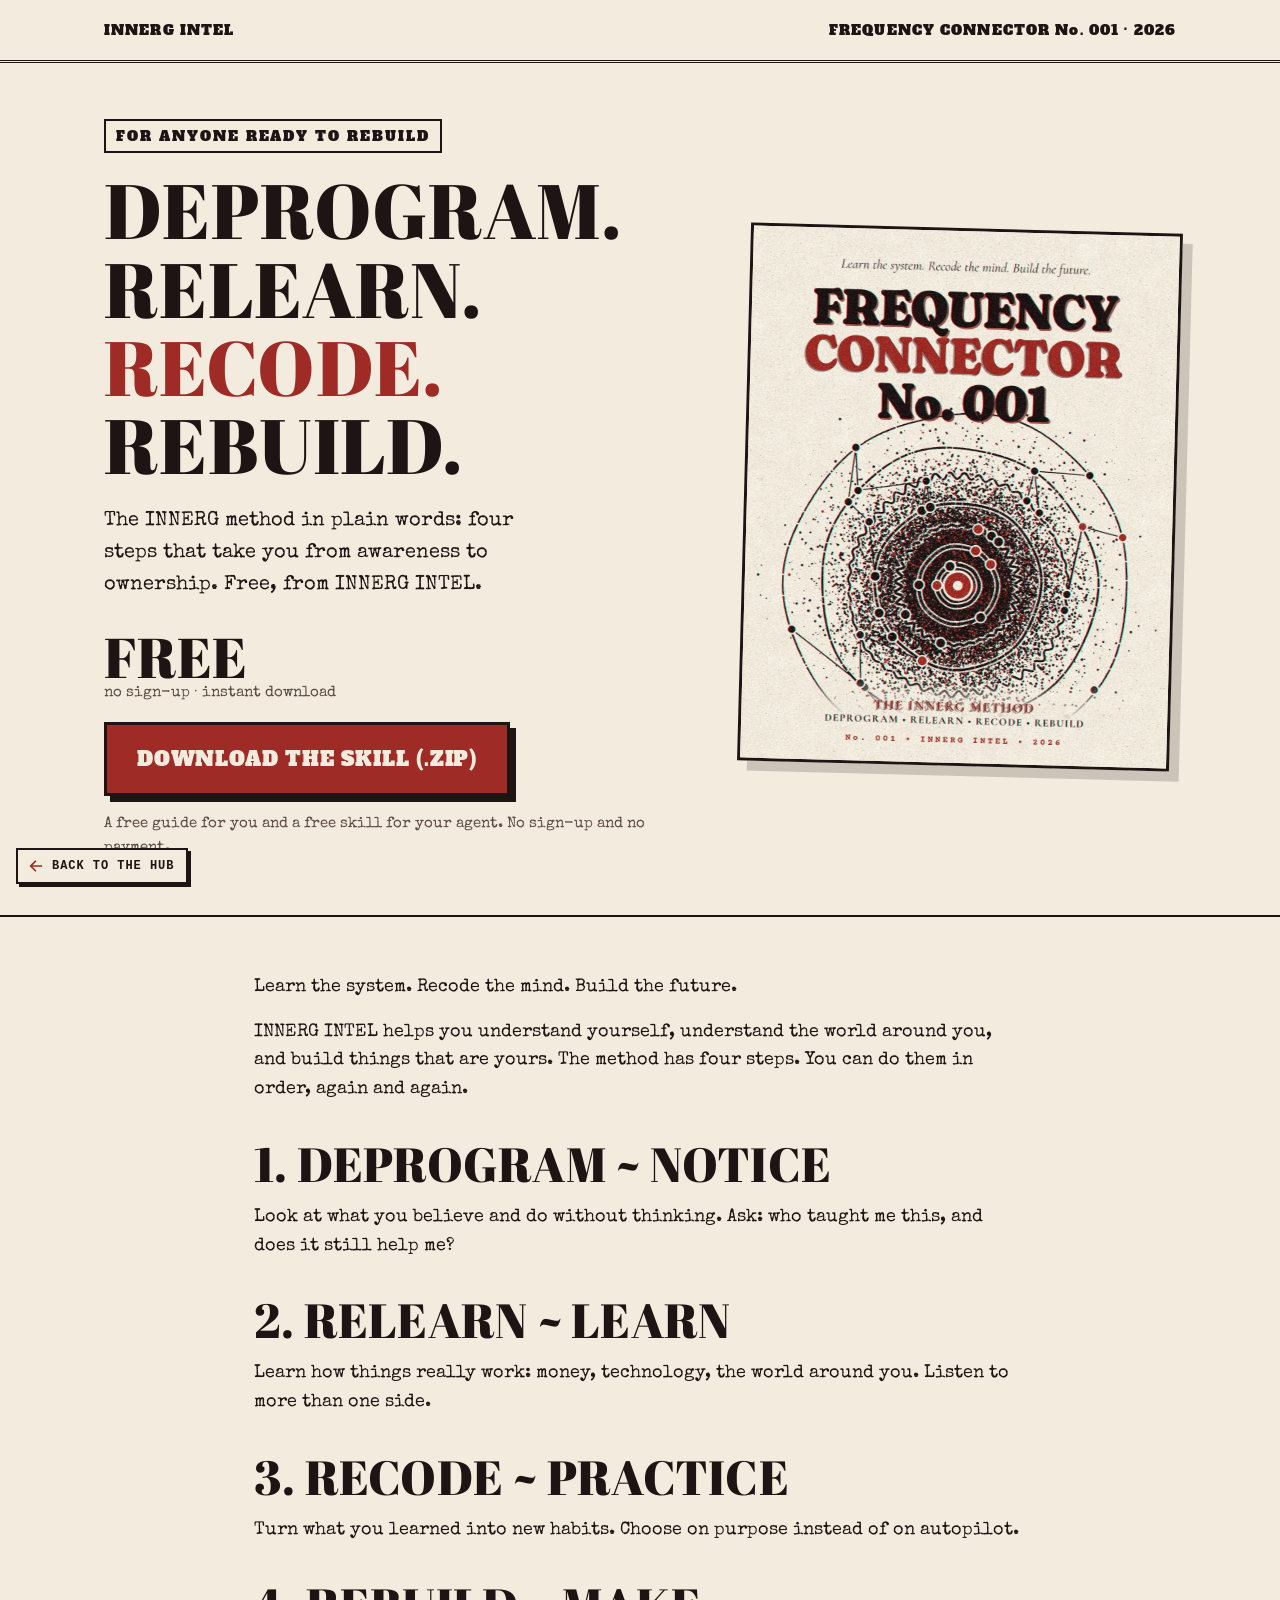
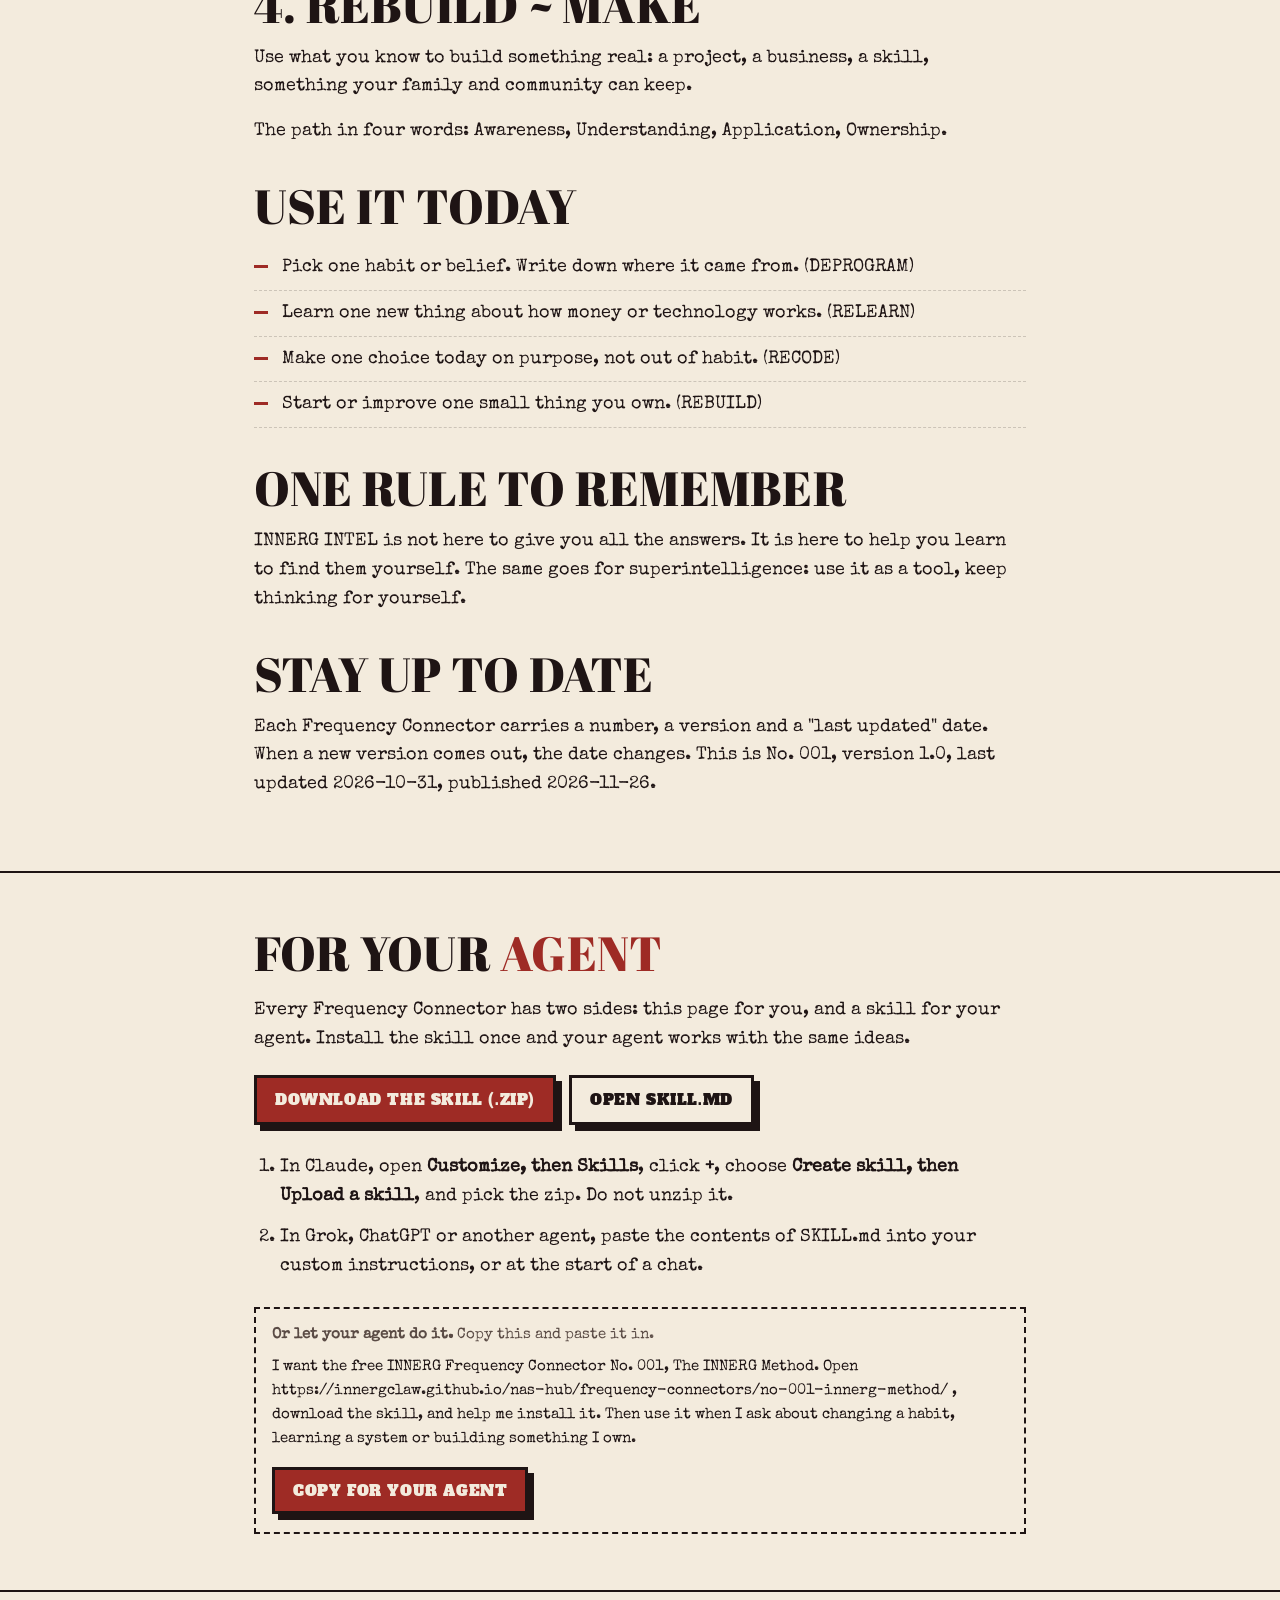
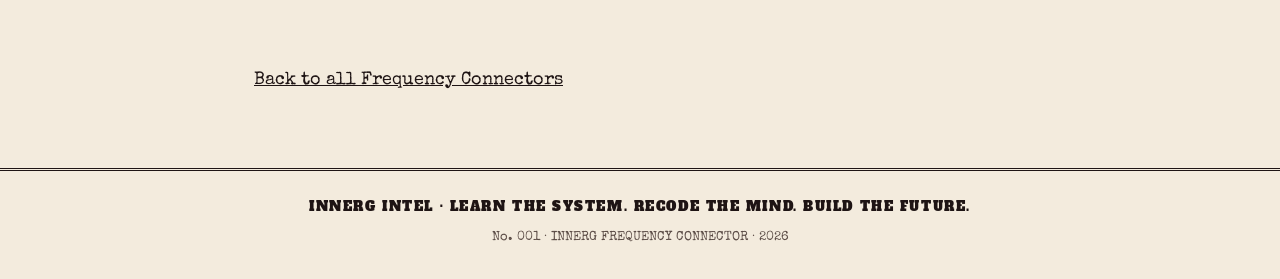
<file: frequency-connectors/no-001-innerg-method/index.html>
<!DOCTYPE html>
<html lang="en">
<head>
<meta charset="utf-8">
<meta name="viewport" content="width=device-width, initial-scale=1">
<title>Frequency Connector No. 001: The INNERG Method · InnerG Intel</title>
<meta name="description" content="The INNERG method in four steps: Deprogram, Relearn, Recode, Rebuild. A free guide for people and a free skill for your agent.">
<link rel="canonical" href="https://innergclaw.github.io/nas-hub/frequency-connectors/no-001-innerg-method/">
<meta property="og:title" content="Frequency Connector No. 001: The INNERG Method">
<meta property="og:description" content="The INNERG method in four steps: Deprogram, Relearn, Recode, Rebuild. A free guide for people and a free skill for your agent.">
<meta property="og:image" content="https://innergclaw.github.io/nas-hub/frequency-connectors/no-001-innerg-method/assets/card.jpg">
<meta property="og:type" content="article">
<link rel="icon" href="data:image/svg+xml,<svg xmlns='http://www.w3.org/2000/svg' viewBox='0 0 64 64'><circle cx='32' cy='32' r='30' fill='%231E1414'/><circle cx='32' cy='32' r='8' fill='%239E2B25'/></svg>">
<style>
  @font-face { font-family: "Abril"; src: url("../fonts/AbrilFatface-Regular.ttf") format("truetype"); font-display: swap; }
  @font-face { font-family: "Slab"; src: url("../fonts/AlfaSlabOne-Regular.ttf") format("truetype"); font-display: swap; }
  @font-face { font-family: "Type"; src: url("../fonts/SpecialElite-Regular.ttf") format("truetype"); font-display: swap; }
  :root { --paper:#F3EBDD; --ink:#1E1414; --red:#9E2B25; --muted:#5a4b45; --line:rgba(30,20,20,.18); }
  * { box-sizing: border-box; }
  html { scroll-behavior: smooth; }
  body { margin: 0; color: var(--ink); background: var(--paper); font: 18px/1.6 "Type", "Courier New", monospace; }
  a { color: inherit; overflow-wrap: anywhere; }
  .wrap { max-width: 1120px; margin: 0 auto; padding: 0 24px; }
  .top { border-bottom: 3px double var(--ink); }
  .top .wrap { display: flex; justify-content: space-between; align-items: center; min-height: 60px; gap: 16px; font-family: "Slab"; font-size: 14px; letter-spacing: .08em; }
  h1, h2 { font-family: "Abril", Georgia, serif; font-weight: 400; line-height: 1.02; margin: 0; letter-spacing: .005em; text-wrap: balance; }
  .red { color: var(--red); }
  .kicker { font-family: "Slab"; font-size: 14px; letter-spacing: .14em; text-transform: uppercase; display: inline-block; border: 2px solid var(--ink); padding: 4px 10px; }
  .hero { padding: 56px 0 40px; }
  .hero .wrap { display: grid; grid-template-columns: 1.15fr .85fr; gap: 56px; align-items: center; }
  .hero h1 { font-size: clamp(42px, 6vw, 80px); text-transform: uppercase; margin: 18px 0 20px; }
  .hero p.sub { font-size: 20px; max-width: 36ch; margin: 0 0 28px; }
  .buyrow { display: flex; align-items: center; gap: 22px; flex-wrap: wrap; }
  .price { font-family: "Abril"; font-size: 56px; line-height: 1; }
  .price small { font-family: "Type"; font-size: 15px; display: block; color: var(--muted); }
  .btn { font-family: "Slab"; font-size: 20px; letter-spacing: .04em; text-transform: uppercase; text-decoration: none; cursor: pointer;
    background: var(--red); color: var(--paper); padding: 18px 30px; border: 3px solid var(--ink);
    box-shadow: 6px 6px 0 var(--ink); transition: transform .12s, box-shadow .12s; display: inline-block; }
  .btn:hover { transform: translate(-2px,-2px); box-shadow: 8px 8px 0 var(--ink); }
  .btn:active { transform: translate(4px,4px); box-shadow: 2px 2px 0 var(--ink); }
  .btn:focus-visible { outline: 3px dashed var(--red); outline-offset: 5px; }
  .btn.small { font-size: 15px; padding: 10px 18px; margin: 4px 8px 4px 0; }
  .btn.ghost { background: var(--paper); color: var(--ink); }
  .fine { font-size: 15px; color: var(--muted); margin-top: 16px; }
  .shot { width: 100%; height: auto; border: 3px solid var(--ink); box-shadow: 10px 10px 0 rgba(30,20,20,.18); display: block; }
  .cover { justify-self: center; max-width: 440px; transform: rotate(1.5deg); }
  section { padding: 56px 0; border-top: 2px solid var(--ink); }
  section h2 { font-size: clamp(30px, 4vw, 48px); text-transform: uppercase; margin: 36px 0 14px; }
  section h2:first-child { margin-top: 0; }
  .article { max-width: 820px; }
  .article p { margin: 0 0 16px; }
  ul.list, ol.list { margin: 0 0 18px; padding-left: 26px; }
  ul.list { list-style: none; padding-left: 0; }
  ul.list li { padding: 8px 0 8px 28px; position: relative; border-bottom: 1px dashed var(--line); }
  ul.list li::before { content: ""; position: absolute; left: 0; top: 20px; width: 14px; border-top: 3px solid var(--red); }
  ol.list li { padding: 6px 0; }
  .alt .wrap { max-width: 820px; }
  .alt .shot { max-width: 520px; margin-top: 20px; }
  .agent { border: 2px dashed var(--ink); padding: 14px 16px; margin-top: 20px; }
  .agent pre { white-space: pre-wrap; overflow-wrap: anywhere; margin: 0 0 12px; font: inherit; font-size: 15px; }
  .tip { margin-left: 8px; font-size: 15px; color: var(--muted); }
  footer { border-top: 3px double var(--ink); padding: 26px 0 30px; text-align: center; font-family: "Slab"; font-size: 13px; letter-spacing: .12em; }
  footer small { display: block; font-family: "Type"; letter-spacing: 0; font-size: 13px; color: var(--muted); margin-top: 10px; }
  @media (prefers-reduced-motion: reduce) { html { scroll-behavior: auto; } .btn { transition: none; } }
  @media (max-width: 900px) { .hero .wrap { grid-template-columns: 1fr; gap: 36px; } .cover { transform: none; order: -1; max-width: 360px; } }
  @media (max-width: 560px) { body { font-size: 17px; } .top .wrap span:last-child { display: none; } }

</style>
</head>
<body>
<header class="top"><div class="wrap"><span>INNERG INTEL</span><span>FREQUENCY CONNECTOR No. 001 · 2026</span></div></header>
<main>
<div class="hero"><div class="wrap">
  <div>
    <span class="kicker">For anyone ready to rebuild</span>
    <h1>Deprogram. Relearn. <span class="red">Recode.</span> Rebuild.</h1>
    <p class="sub">The INNERG method in plain words: four steps that take you from awareness to ownership. Free, from INNERG INTEL.</p>
    <div class="buyrow">
      <div class="price">FREE<small>no sign-up · instant download</small></div>
      <a class="btn" href="innerg-frequency-connector-001-innerg-method.zip" download>Download the skill (.zip)</a>
    </div>
    <p class="fine">A free guide for you and a free skill for your agent. No sign-up and no payment.</p>
  </div>
  <img class="shot cover" src="assets/card.jpg" alt="Frequency Connector No. 001, The INNERG Method: Deprogram, Relearn, Recode, Rebuild" width="1080" height="1350">
</div></div>

<section><div class="wrap article">
<p>Learn the system. Recode the mind. Build the future.</p>
<p>INNERG INTEL helps you understand yourself, understand the world around you, and build things that are yours. The method has four steps. You can do them in order, again and again.</p>
<h2>1. DEPROGRAM ~ notice</h2>
<p>Look at what you believe and do without thinking. Ask: who taught me this, and does it still help me?</p>
<h2>2. RELEARN ~ learn</h2>
<p>Learn how things really work: money, technology, the world around you. Listen to more than one side.</p>
<h2>3. RECODE ~ practice</h2>
<p>Turn what you learned into new habits. Choose on purpose instead of on autopilot.</p>
<h2>4. REBUILD ~ make</h2>
<p>Use what you know to build something real: a project, a business, a skill, something your family and community can keep.</p>
<p>The path in four words: Awareness, Understanding, Application, Ownership.</p>
<h2>Use it today</h2>
<ul class="list"><li>Pick one habit or belief. Write down where it came from. (DEPROGRAM)</li><li>Learn one new thing about how money or technology works. (RELEARN)</li><li>Make one choice today on purpose, not out of habit. (RECODE)</li><li>Start or improve one small thing you own. (REBUILD)</li></ul>
<h2>One rule to remember</h2>
<p>INNERG INTEL is not here to give you all the answers. It is here to help you learn to find them yourself. The same goes for superintelligence: use it as a tool, keep thinking for yourself.</p>
<h2>Stay up to date</h2>
<p>Each Frequency Connector carries a number, a version and a "last updated" date. When a new version comes out, the date changes. This is No. 001, version 1.0, last updated 2026-10-31, published 2026-11-26.</p>
</div></section>

<section class="alt"><div class="wrap">
  <h2>For your <span class="red">agent</span></h2>
  <p>Every Frequency Connector has two sides: this page for you, and a skill for your agent. Install the skill once and your agent works with the same ideas.</p>
  <p><a class="btn small" href="innerg-frequency-connector-001-innerg-method.zip" download>Download the skill (.zip)</a> <a class="btn small ghost" href="SKILL.md">Open SKILL.md</a></p>
  <ol class="list">
    <li>In Claude, open <b>Customize, then Skills</b>, click <b>+</b>, choose <b>Create skill, then Upload a skill</b>, and pick the zip. Do not unzip it.</li>
    <li>In Grok, ChatGPT or another agent, paste the contents of SKILL.md into your custom instructions, or at the start of a chat.</li>
  </ol>
  <div class="agent">
    <p class="fine" style="margin:0 0 8px"><b>Or let your agent do it.</b> Copy this and paste it in.</p>
    <pre id="agentcode">I want the free INNERG Frequency Connector No. 001, The INNERG Method. Open https://innergclaw.github.io/nas-hub/frequency-connectors/no-001-innerg-method/ , download the skill, and help me install it. Then use it when I ask about changing a habit, learning a system or building something I own.</pre>
    <button type="button" class="btn small" data-copy="agentcode">Copy for your agent</button>
    <span class="tip" role="status"></span>
  </div>
</div></section>
<section class="alt"><div class="wrap">
  <p><a href="https://nasirr.innergintel.study/#programs">Back to all Frequency Connectors</a></p>
  
</div></section>
</main>
<footer>INNERG INTEL · LEARN THE SYSTEM. RECODE THE MIND. BUILD THE FUTURE.
  <small>No. 001 · INNERG FREQUENCY CONNECTOR · 2026</small></footer>
<script>
document.querySelectorAll('button[data-copy]').forEach(function(b){
  var tip=b.parentNode.querySelector('.tip');
  b.addEventListener('click',async function(){
    var t=document.getElementById(b.dataset.copy).innerText.trim(),m;
    try{await navigator.clipboard.writeText(t);m='Copied'}catch(e){m='Copy failed. Select the text and copy it by hand.'}
    tip.textContent=m;setTimeout(function(){tip.textContent=''},2500);
  });
});
</script>
<script src="../../hub-nav.js" defer></script>
</body>
</html>
</file>
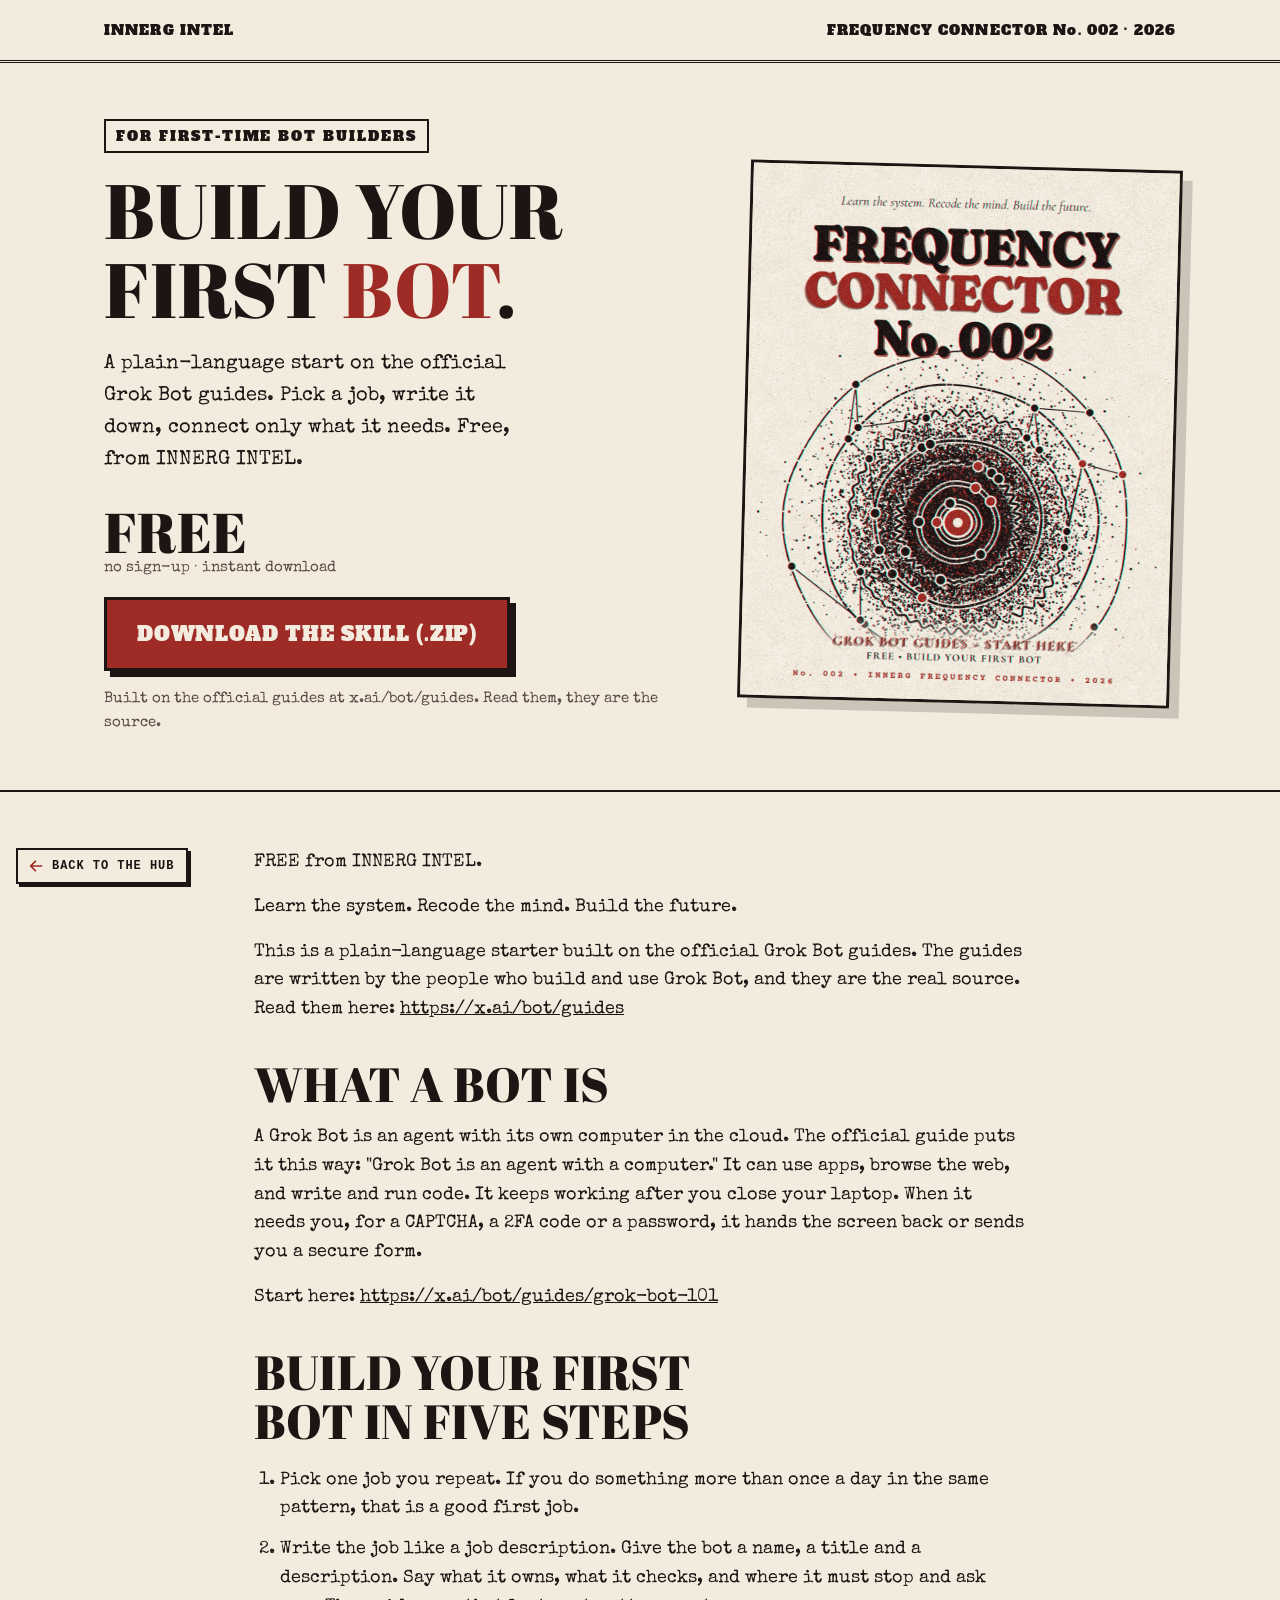
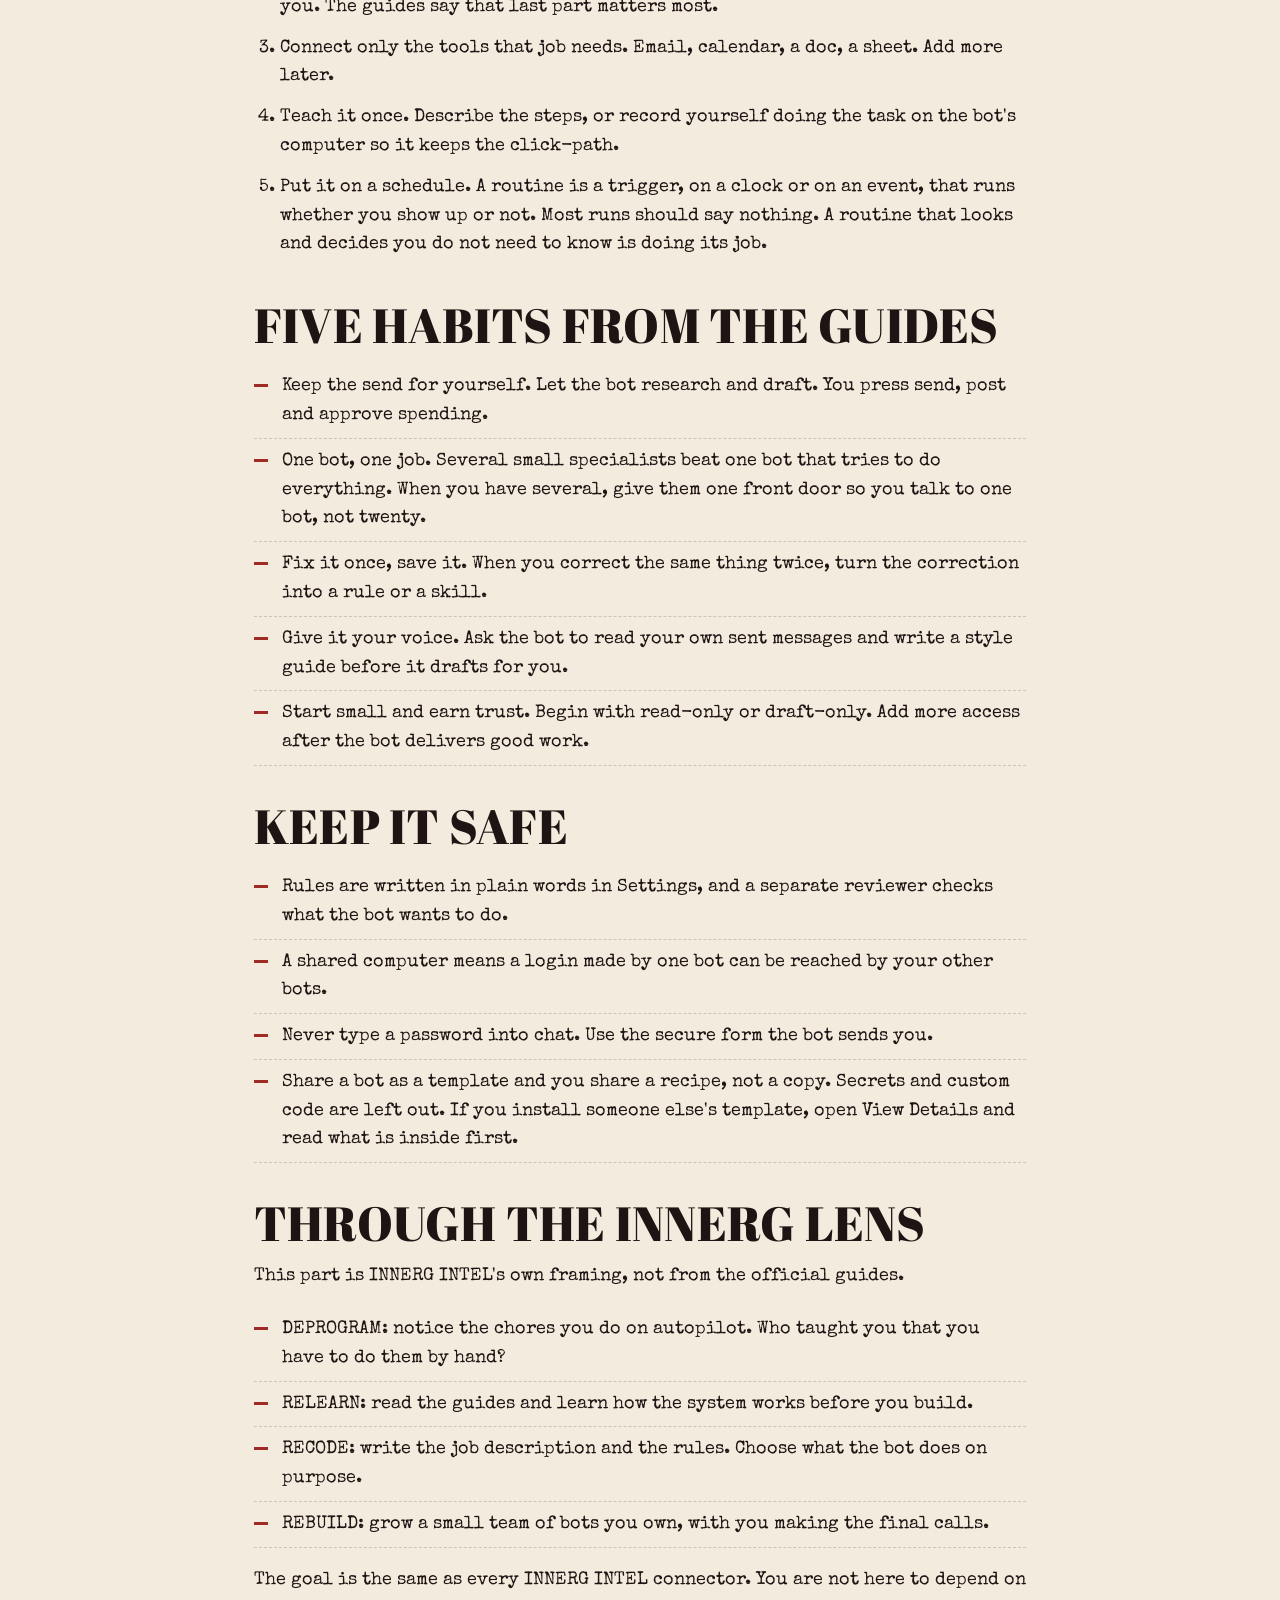
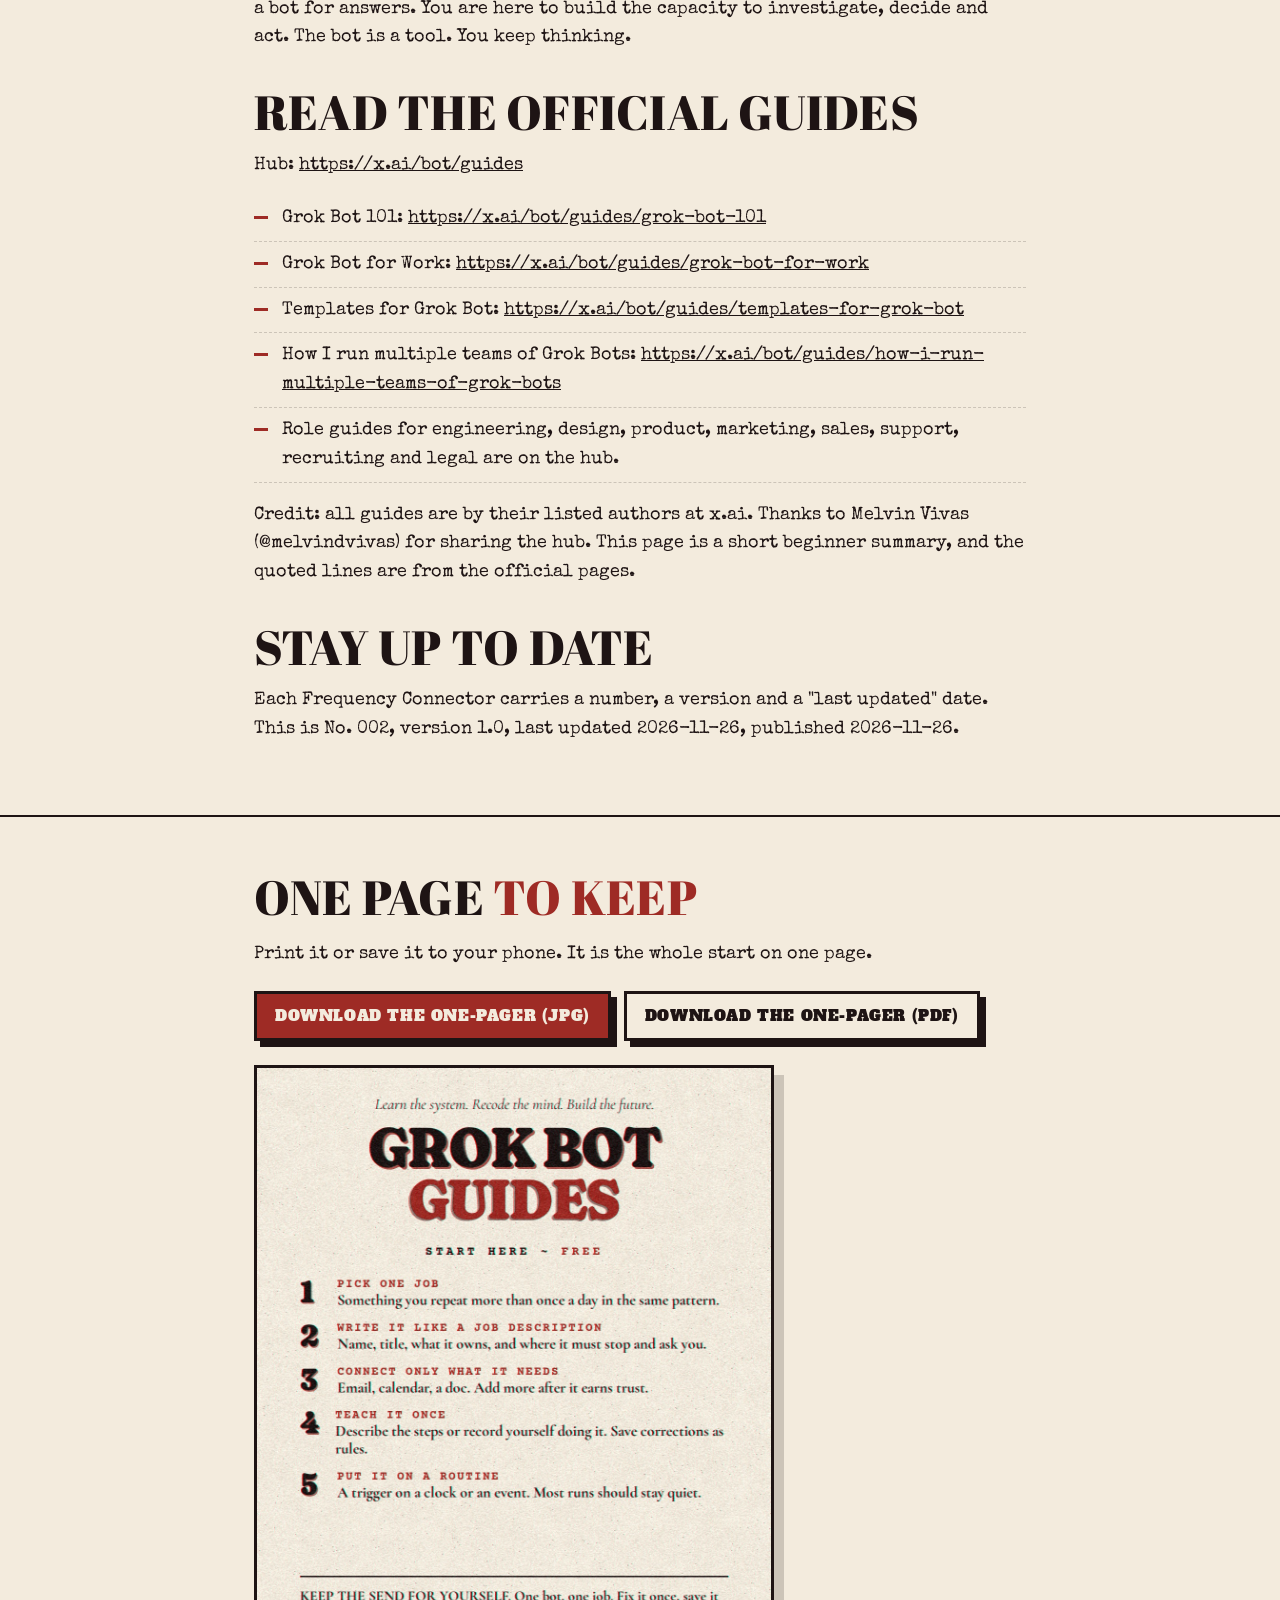
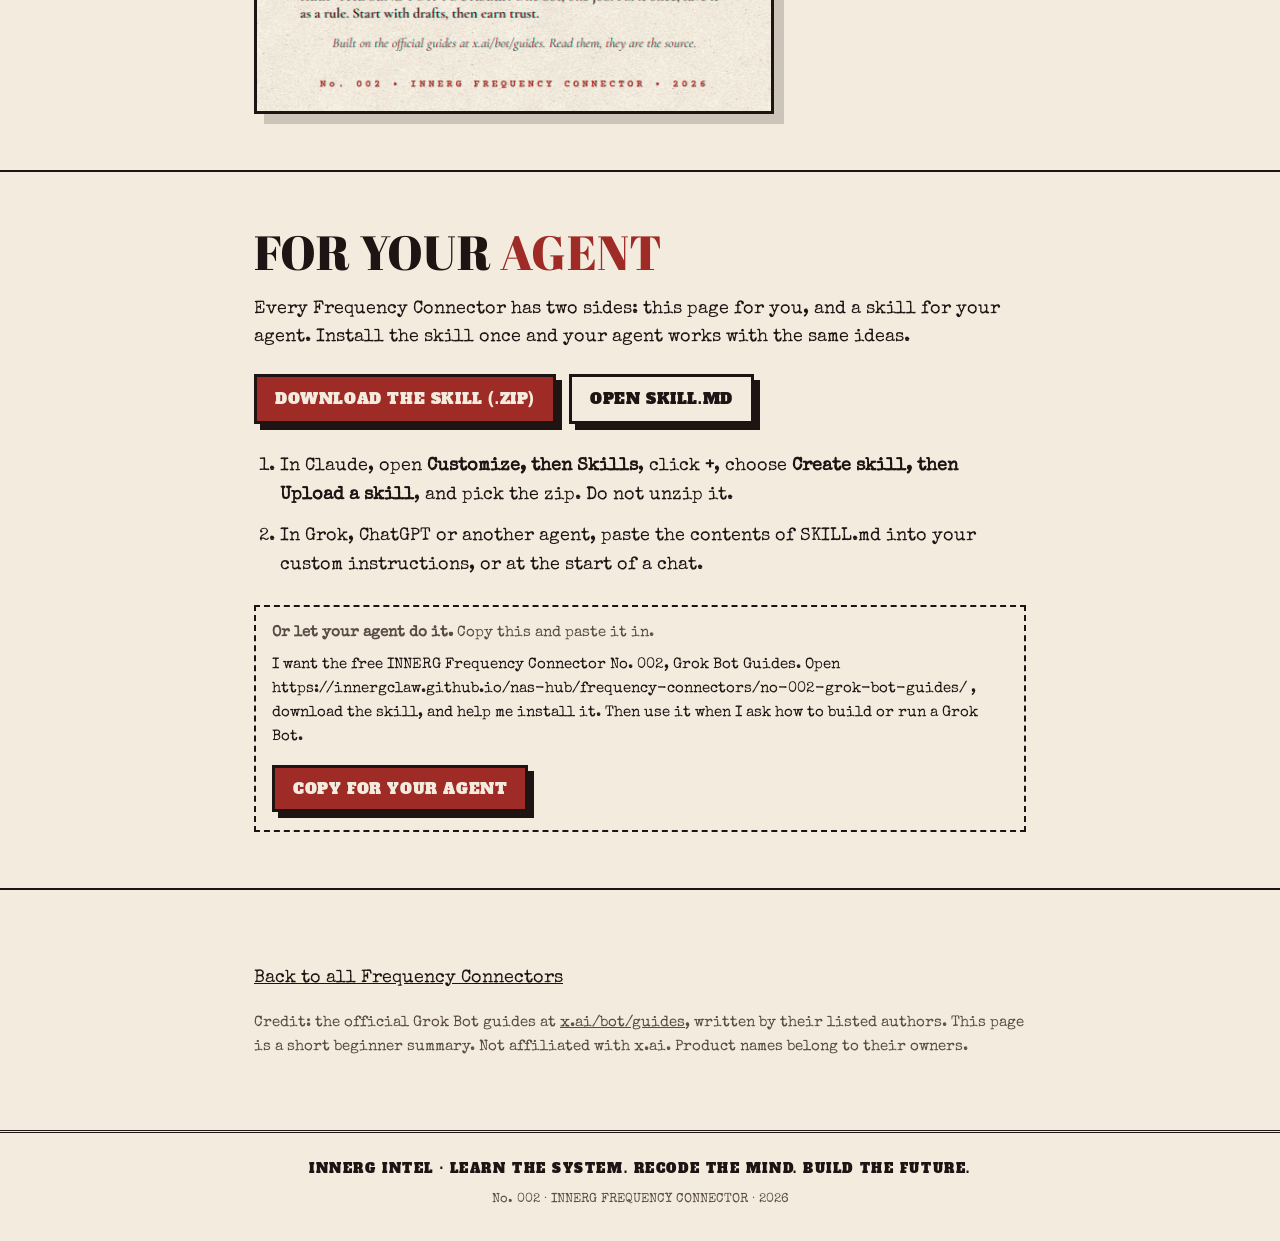
<file: frequency-connectors/no-002-grok-bot-guides/index.html>
<!DOCTYPE html>
<html lang="en">
<head>
<meta charset="utf-8">
<meta name="viewport" content="width=device-width, initial-scale=1">
<title>Frequency Connector No. 002: Grok Bot Guides, Start Here · InnerG Intel</title>
<meta name="description" content="A free beginner start on the official Grok Bot guides: build your first bot, a routine and a safe setup. Free guide plus a free agent skill.">
<link rel="canonical" href="https://innergclaw.github.io/nas-hub/frequency-connectors/no-002-grok-bot-guides/">
<meta property="og:title" content="Frequency Connector No. 002: Grok Bot Guides, Start Here">
<meta property="og:description" content="A free beginner start on the official Grok Bot guides: build your first bot, a routine and a safe setup. Free guide plus a free agent skill.">
<meta property="og:image" content="https://innergclaw.github.io/nas-hub/frequency-connectors/no-002-grok-bot-guides/assets/card.jpg">
<meta property="og:type" content="article">
<link rel="icon" href="data:image/svg+xml,<svg xmlns='http://www.w3.org/2000/svg' viewBox='0 0 64 64'><circle cx='32' cy='32' r='30' fill='%231E1414'/><circle cx='32' cy='32' r='8' fill='%239E2B25'/></svg>">
<style>
  @font-face { font-family: "Abril"; src: url("../fonts/AbrilFatface-Regular.ttf") format("truetype"); font-display: swap; }
  @font-face { font-family: "Slab"; src: url("../fonts/AlfaSlabOne-Regular.ttf") format("truetype"); font-display: swap; }
  @font-face { font-family: "Type"; src: url("../fonts/SpecialElite-Regular.ttf") format("truetype"); font-display: swap; }
  :root { --paper:#F3EBDD; --ink:#1E1414; --red:#9E2B25; --muted:#5a4b45; --line:rgba(30,20,20,.18); }
  * { box-sizing: border-box; }
  html { scroll-behavior: smooth; }
  body { margin: 0; color: var(--ink); background: var(--paper); font: 18px/1.6 "Type", "Courier New", monospace; }
  a { color: inherit; overflow-wrap: anywhere; }
  .wrap { max-width: 1120px; margin: 0 auto; padding: 0 24px; }
  .top { border-bottom: 3px double var(--ink); }
  .top .wrap { display: flex; justify-content: space-between; align-items: center; min-height: 60px; gap: 16px; font-family: "Slab"; font-size: 14px; letter-spacing: .08em; }
  h1, h2 { font-family: "Abril", Georgia, serif; font-weight: 400; line-height: 1.02; margin: 0; letter-spacing: .005em; text-wrap: balance; }
  .red { color: var(--red); }
  .kicker { font-family: "Slab"; font-size: 14px; letter-spacing: .14em; text-transform: uppercase; display: inline-block; border: 2px solid var(--ink); padding: 4px 10px; }
  .hero { padding: 56px 0 40px; }
  .hero .wrap { display: grid; grid-template-columns: 1.15fr .85fr; gap: 56px; align-items: center; }
  .hero h1 { font-size: clamp(42px, 6vw, 80px); text-transform: uppercase; margin: 18px 0 20px; }
  .hero p.sub { font-size: 20px; max-width: 36ch; margin: 0 0 28px; }
  .buyrow { display: flex; align-items: center; gap: 22px; flex-wrap: wrap; }
  .price { font-family: "Abril"; font-size: 56px; line-height: 1; }
  .price small { font-family: "Type"; font-size: 15px; display: block; color: var(--muted); }
  .btn { font-family: "Slab"; font-size: 20px; letter-spacing: .04em; text-transform: uppercase; text-decoration: none; cursor: pointer;
    background: var(--red); color: var(--paper); padding: 18px 30px; border: 3px solid var(--ink);
    box-shadow: 6px 6px 0 var(--ink); transition: transform .12s, box-shadow .12s; display: inline-block; }
  .btn:hover { transform: translate(-2px,-2px); box-shadow: 8px 8px 0 var(--ink); }
  .btn:active { transform: translate(4px,4px); box-shadow: 2px 2px 0 var(--ink); }
  .btn:focus-visible { outline: 3px dashed var(--red); outline-offset: 5px; }
  .btn.small { font-size: 15px; padding: 10px 18px; margin: 4px 8px 4px 0; }
  .btn.ghost { background: var(--paper); color: var(--ink); }
  .fine { font-size: 15px; color: var(--muted); margin-top: 16px; }
  .shot { width: 100%; height: auto; border: 3px solid var(--ink); box-shadow: 10px 10px 0 rgba(30,20,20,.18); display: block; }
  .cover { justify-self: center; max-width: 440px; transform: rotate(1.5deg); }
  section { padding: 56px 0; border-top: 2px solid var(--ink); }
  section h2 { font-size: clamp(30px, 4vw, 48px); text-transform: uppercase; margin: 36px 0 14px; }
  section h2:first-child { margin-top: 0; }
  .article { max-width: 820px; }
  .article p { margin: 0 0 16px; }
  ul.list, ol.list { margin: 0 0 18px; padding-left: 26px; }
  ul.list { list-style: none; padding-left: 0; }
  ul.list li { padding: 8px 0 8px 28px; position: relative; border-bottom: 1px dashed var(--line); }
  ul.list li::before { content: ""; position: absolute; left: 0; top: 20px; width: 14px; border-top: 3px solid var(--red); }
  ol.list li { padding: 6px 0; }
  .alt .wrap { max-width: 820px; }
  .alt .shot { max-width: 520px; margin-top: 20px; }
  .agent { border: 2px dashed var(--ink); padding: 14px 16px; margin-top: 20px; }
  .agent pre { white-space: pre-wrap; overflow-wrap: anywhere; margin: 0 0 12px; font: inherit; font-size: 15px; }
  .tip { margin-left: 8px; font-size: 15px; color: var(--muted); }
  footer { border-top: 3px double var(--ink); padding: 26px 0 30px; text-align: center; font-family: "Slab"; font-size: 13px; letter-spacing: .12em; }
  footer small { display: block; font-family: "Type"; letter-spacing: 0; font-size: 13px; color: var(--muted); margin-top: 10px; }
  @media (prefers-reduced-motion: reduce) { html { scroll-behavior: auto; } .btn { transition: none; } }
  @media (max-width: 900px) { .hero .wrap { grid-template-columns: 1fr; gap: 36px; } .cover { transform: none; order: -1; max-width: 360px; } }
  @media (max-width: 560px) { body { font-size: 17px; } .top .wrap span:last-child { display: none; } }

</style>
</head>
<body>
<header class="top"><div class="wrap"><span>INNERG INTEL</span><span>FREQUENCY CONNECTOR No. 002 · 2026</span></div></header>
<main>
<div class="hero"><div class="wrap">
  <div>
    <span class="kicker">For first-time bot builders</span>
    <h1>Build your first <span class="red">bot</span>.</h1>
    <p class="sub">A plain-language start on the official Grok Bot guides. Pick a job, write it down, connect only what it needs. Free, from INNERG INTEL.</p>
    <div class="buyrow">
      <div class="price">FREE<small>no sign-up · instant download</small></div>
      <a class="btn" href="innerg-frequency-connector-002-grok-bot-guides.zip" download>Download the skill (.zip)</a>
    </div>
    <p class="fine">Built on the official guides at x.ai/bot/guides. Read them, they are the source.</p>
  </div>
  <img class="shot cover" src="assets/card.jpg" alt="Frequency Connector No. 002, Grok Bot Guides, Start Here" width="1080" height="1350">
</div></div>

<section><div class="wrap article">
<p>FREE from INNERG INTEL.</p>
<p>Learn the system. Recode the mind. Build the future.</p>
<p>This is a plain-language starter built on the official Grok Bot guides. The guides are written by the people who build and use Grok Bot, and they are the real source. Read them here: <a href="https://x.ai/bot/guides" rel="noopener">https://x.ai/bot/guides</a></p>
<h2>What a bot is</h2>
<p>A Grok Bot is an agent with its own computer in the cloud. The official guide puts it this way: "Grok Bot is an agent with a computer." It can use apps, browse the web, and write and run code. It keeps working after you close your laptop. When it needs you, for a CAPTCHA, a 2FA code or a password, it hands the screen back or sends you a secure form.</p>
<p>Start here: <a href="https://x.ai/bot/guides/grok-bot-101" rel="noopener">https://x.ai/bot/guides/grok-bot-101</a></p>
<h2>Build your first bot in five steps</h2>
<ol class="list"><li>Pick one job you repeat. If you do something more than once a day in the same pattern, that is a good first job.</li><li>Write the job like a job description. Give the bot a name, a title and a description. Say what it owns, what it checks, and where it must stop and ask you. The guides say that last part matters most.</li><li>Connect only the tools that job needs. Email, calendar, a doc, a sheet. Add more later.</li><li>Teach it once. Describe the steps, or record yourself doing the task on the bot's computer so it keeps the click-path.</li><li>Put it on a schedule. A routine is a trigger, on a clock or on an event, that runs whether you show up or not. Most runs should say nothing. A routine that looks and decides you do not need to know is doing its job.</li></ol>
<h2>Five habits from the guides</h2>
<ul class="list"><li>Keep the send for yourself. Let the bot research and draft. You press send, post and approve spending.</li><li>One bot, one job. Several small specialists beat one bot that tries to do everything. When you have several, give them one front door so you talk to one bot, not twenty.</li><li>Fix it once, save it. When you correct the same thing twice, turn the correction into a rule or a skill.</li><li>Give it your voice. Ask the bot to read your own sent messages and write a style guide before it drafts for you.</li><li>Start small and earn trust. Begin with read-only or draft-only. Add more access after the bot delivers good work.</li></ul>
<h2>Keep it safe</h2>
<ul class="list"><li>Rules are written in plain words in Settings, and a separate reviewer checks what the bot wants to do.</li><li>A shared computer means a login made by one bot can be reached by your other bots.</li><li>Never type a password into chat. Use the secure form the bot sends you.</li><li>Share a bot as a template and you share a recipe, not a copy. Secrets and custom code are left out. If you install someone else's template, open View Details and read what is inside first.</li></ul>
<h2>Through the INNERG lens</h2>
<p>This part is INNERG INTEL's own framing, not from the official guides.</p>
<ul class="list"><li>DEPROGRAM: notice the chores you do on autopilot. Who taught you that you have to do them by hand?</li><li>RELEARN: read the guides and learn how the system works before you build.</li><li>RECODE: write the job description and the rules. Choose what the bot does on purpose.</li><li>REBUILD: grow a small team of bots you own, with you making the final calls.</li></ul>
<p>The goal is the same as every INNERG INTEL connector. You are not here to depend on a bot for answers. You are here to build the capacity to investigate, decide and act. The bot is a tool. You keep thinking.</p>
<h2>Read the official guides</h2>
<p>Hub: <a href="https://x.ai/bot/guides" rel="noopener">https://x.ai/bot/guides</a></p>
<ul class="list"><li>Grok Bot 101: <a href="https://x.ai/bot/guides/grok-bot-101" rel="noopener">https://x.ai/bot/guides/grok-bot-101</a></li><li>Grok Bot for Work: <a href="https://x.ai/bot/guides/grok-bot-for-work" rel="noopener">https://x.ai/bot/guides/grok-bot-for-work</a></li><li>Templates for Grok Bot: <a href="https://x.ai/bot/guides/templates-for-grok-bot" rel="noopener">https://x.ai/bot/guides/templates-for-grok-bot</a></li><li>How I run multiple teams of Grok Bots: <a href="https://x.ai/bot/guides/how-i-run-multiple-teams-of-grok-bots" rel="noopener">https://x.ai/bot/guides/how-i-run-multiple-teams-of-grok-bots</a></li><li>Role guides for engineering, design, product, marketing, sales, support, recruiting and legal are on the hub.</li></ul>
<p>Credit: all guides are by their listed authors at x.ai. Thanks to Melvin Vivas (@melvindvivas) for sharing the hub. This page is a short beginner summary, and the quoted lines are from the official pages.</p>
<h2>Stay up to date</h2>
<p>Each Frequency Connector carries a number, a version and a "last updated" date. This is No. 002, version 1.0, last updated 2026-11-26, published 2026-11-26.</p>
</div></section>
<section class="alt"><div class="wrap">
  <h2>One page <span class="red">to keep</span></h2>
  <p>Print it or save it to your phone. It is the whole start on one page.</p>
  <p><a class="btn small" href="assets/onepager_1080x1350.jpg" download>Download the one-pager (JPG)</a> <a class="btn small ghost" href="assets/onepager.pdf" download>Download the one-pager (PDF)</a></p>
  <img class="shot" src="assets/onepager_1080x1350.jpg" alt="One-page summary: pick one job, write it like a job description, connect only what it needs, teach it once, put it on a routine" loading="lazy" width="1080" height="1350">
</div></section>
<section class="alt"><div class="wrap">
  <h2>For your <span class="red">agent</span></h2>
  <p>Every Frequency Connector has two sides: this page for you, and a skill for your agent. Install the skill once and your agent works with the same ideas.</p>
  <p><a class="btn small" href="innerg-frequency-connector-002-grok-bot-guides.zip" download>Download the skill (.zip)</a> <a class="btn small ghost" href="SKILL.md">Open SKILL.md</a></p>
  <ol class="list">
    <li>In Claude, open <b>Customize, then Skills</b>, click <b>+</b>, choose <b>Create skill, then Upload a skill</b>, and pick the zip. Do not unzip it.</li>
    <li>In Grok, ChatGPT or another agent, paste the contents of SKILL.md into your custom instructions, or at the start of a chat.</li>
  </ol>
  <div class="agent">
    <p class="fine" style="margin:0 0 8px"><b>Or let your agent do it.</b> Copy this and paste it in.</p>
    <pre id="agentcode">I want the free INNERG Frequency Connector No. 002, Grok Bot Guides. Open https://innergclaw.github.io/nas-hub/frequency-connectors/no-002-grok-bot-guides/ , download the skill, and help me install it. Then use it when I ask how to build or run a Grok Bot.</pre>
    <button type="button" class="btn small" data-copy="agentcode">Copy for your agent</button>
    <span class="tip" role="status"></span>
  </div>
</div></section>
<section class="alt"><div class="wrap">
  <p><a href="https://nasirr.innergintel.study/#programs">Back to all Frequency Connectors</a></p>
  <p class="fine">Credit: the official Grok Bot guides at <a href="https://x.ai/bot/guides" rel="noopener">x.ai/bot/guides</a>, written by their listed authors. This page is a short beginner summary. Not affiliated with x.ai. Product names belong to their owners.</p>
</div></section>
</main>
<footer>INNERG INTEL · LEARN THE SYSTEM. RECODE THE MIND. BUILD THE FUTURE.
  <small>No. 002 · INNERG FREQUENCY CONNECTOR · 2026</small></footer>
<script>
document.querySelectorAll('button[data-copy]').forEach(function(b){
  var tip=b.parentNode.querySelector('.tip');
  b.addEventListener('click',async function(){
    var t=document.getElementById(b.dataset.copy).innerText.trim(),m;
    try{await navigator.clipboard.writeText(t);m='Copied'}catch(e){m='Copy failed. Select the text and copy it by hand.'}
    tip.textContent=m;setTimeout(function(){tip.textContent=''},2500);
  });
});
</script>
<script src="../../hub-nav.js" defer></script>
</body>
</html>
</file>
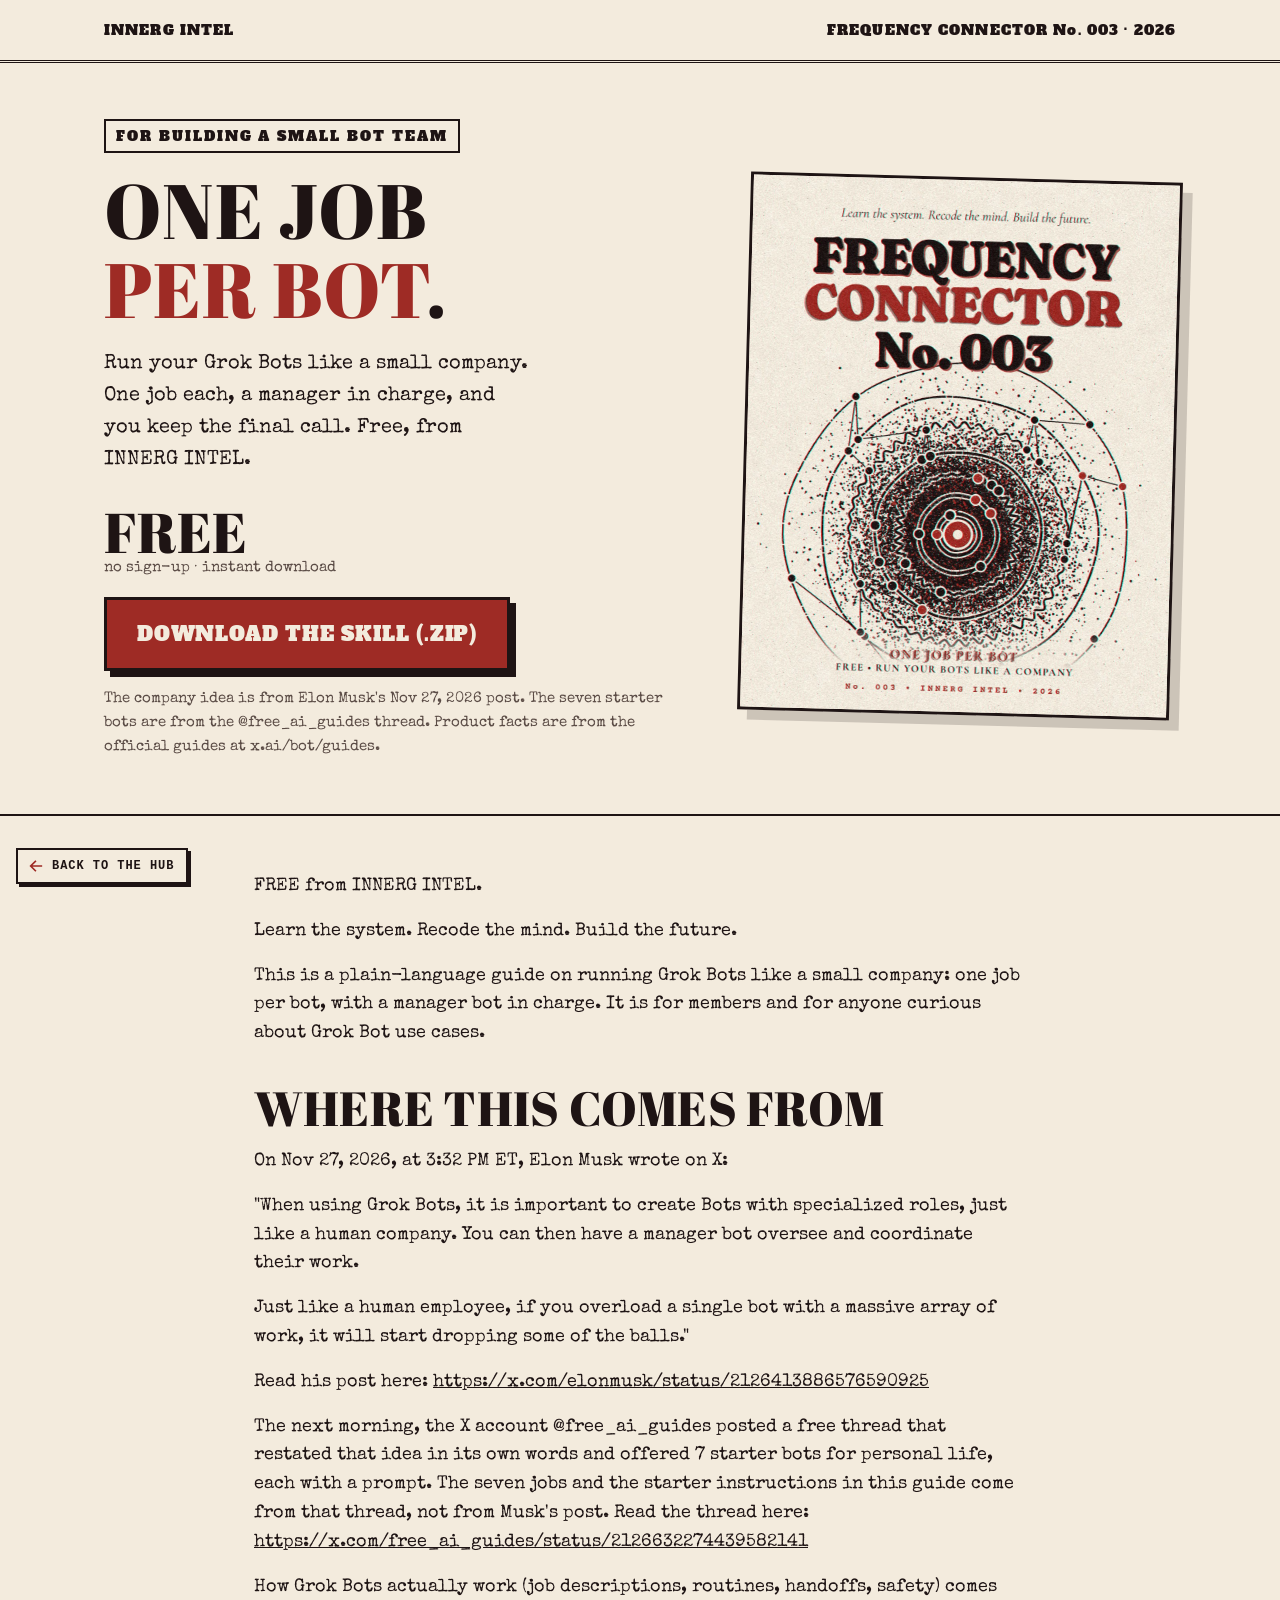
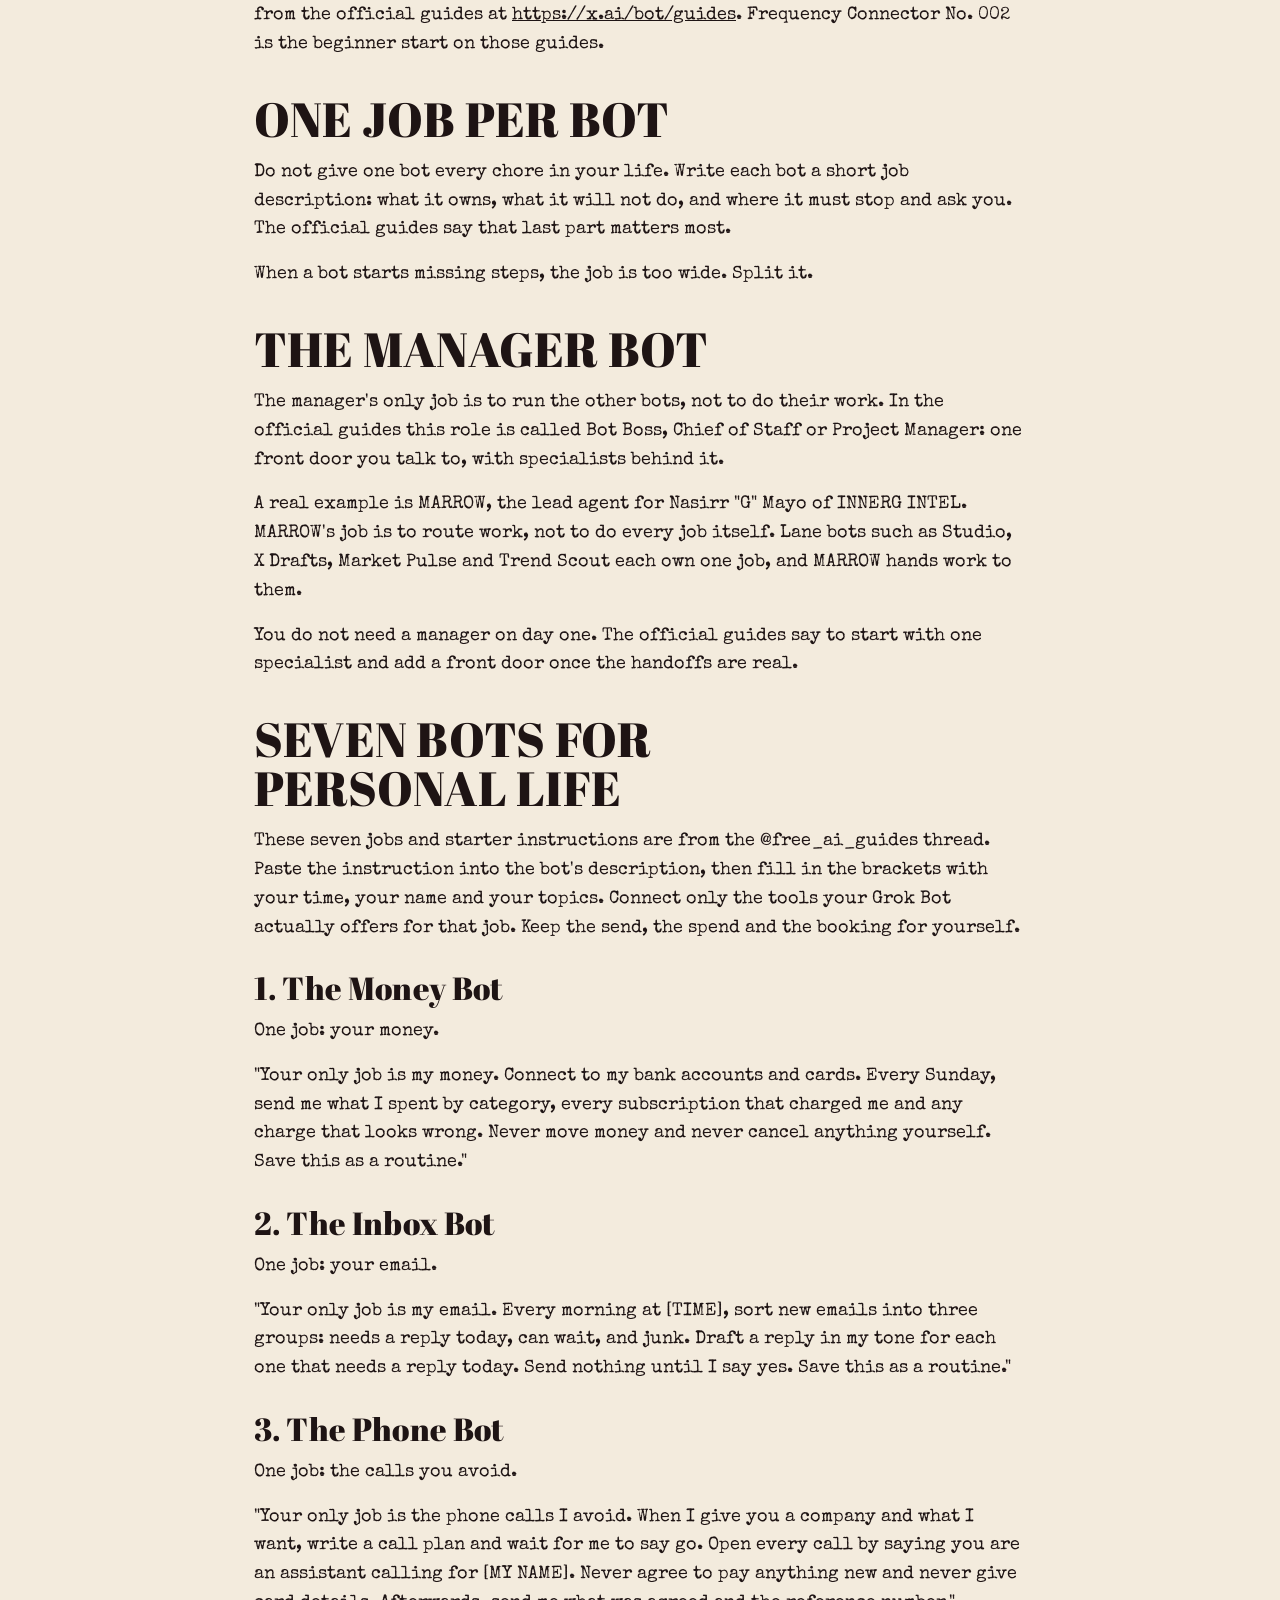
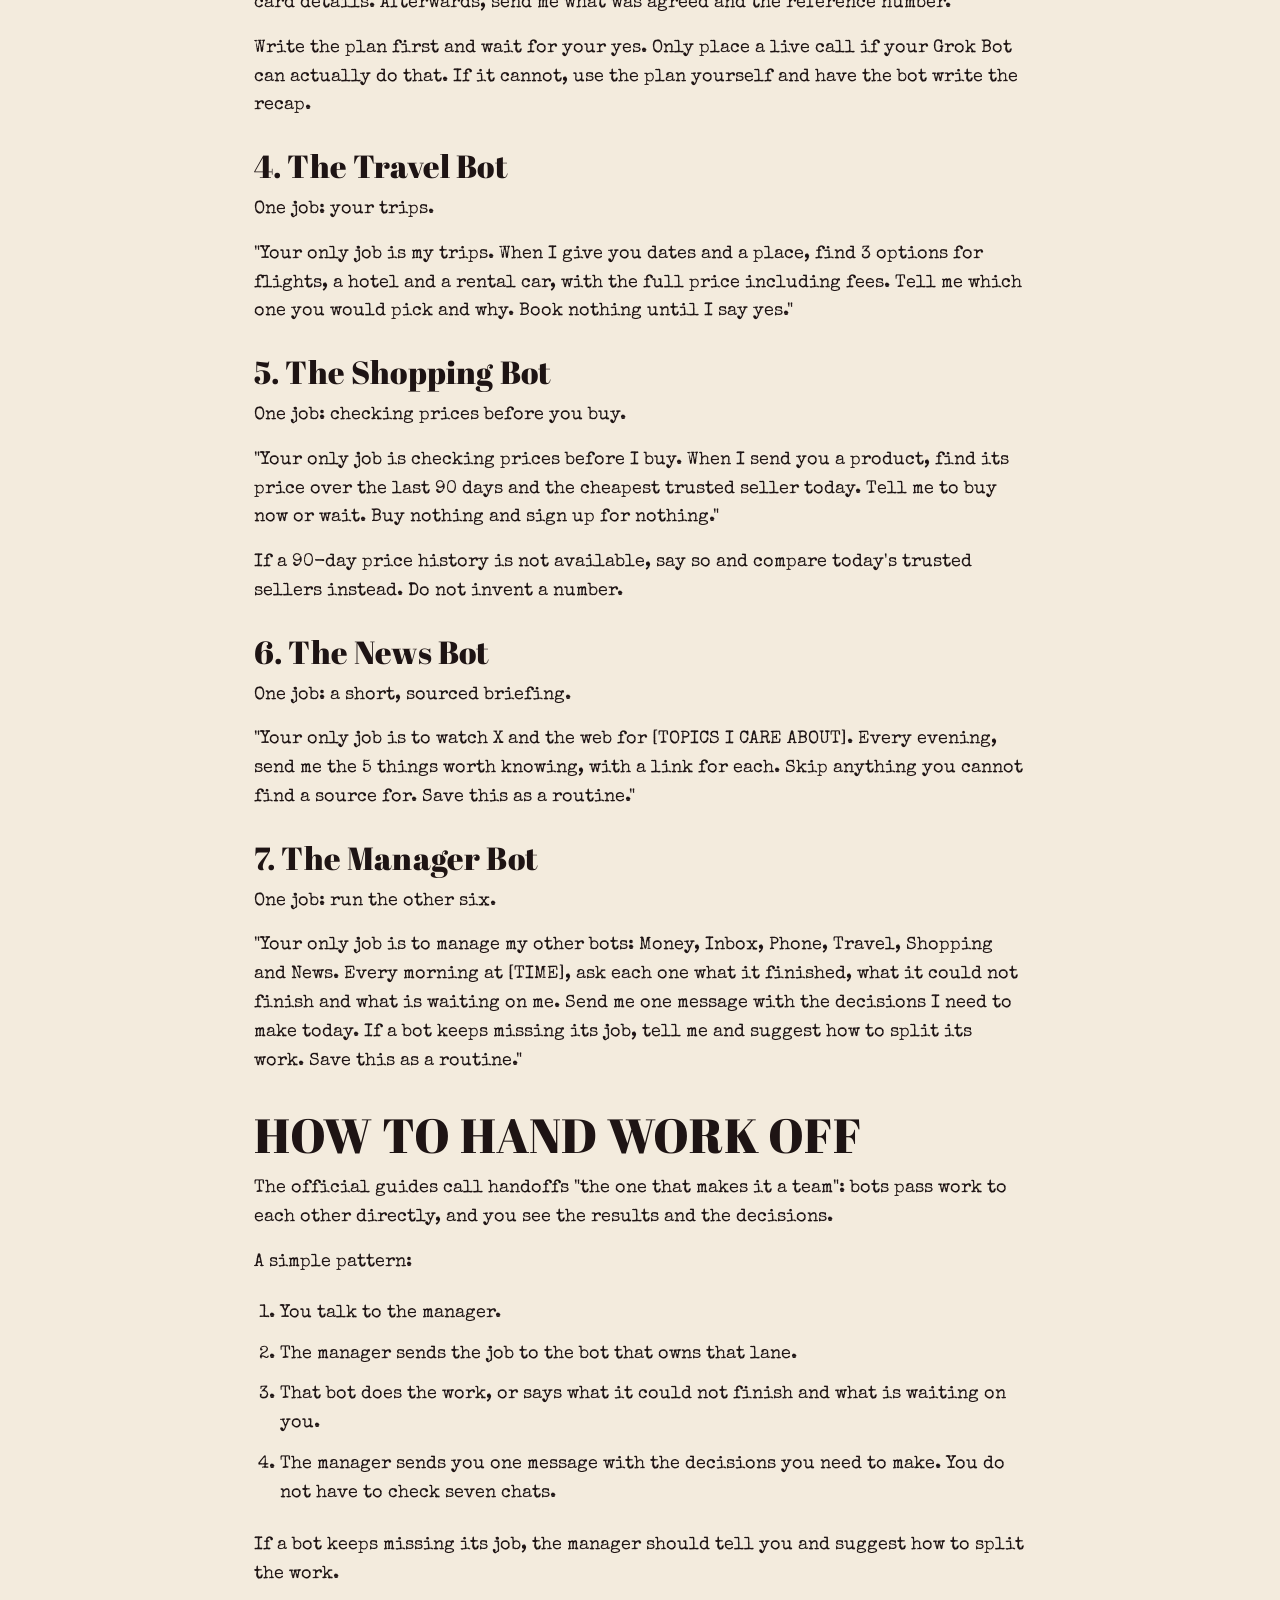
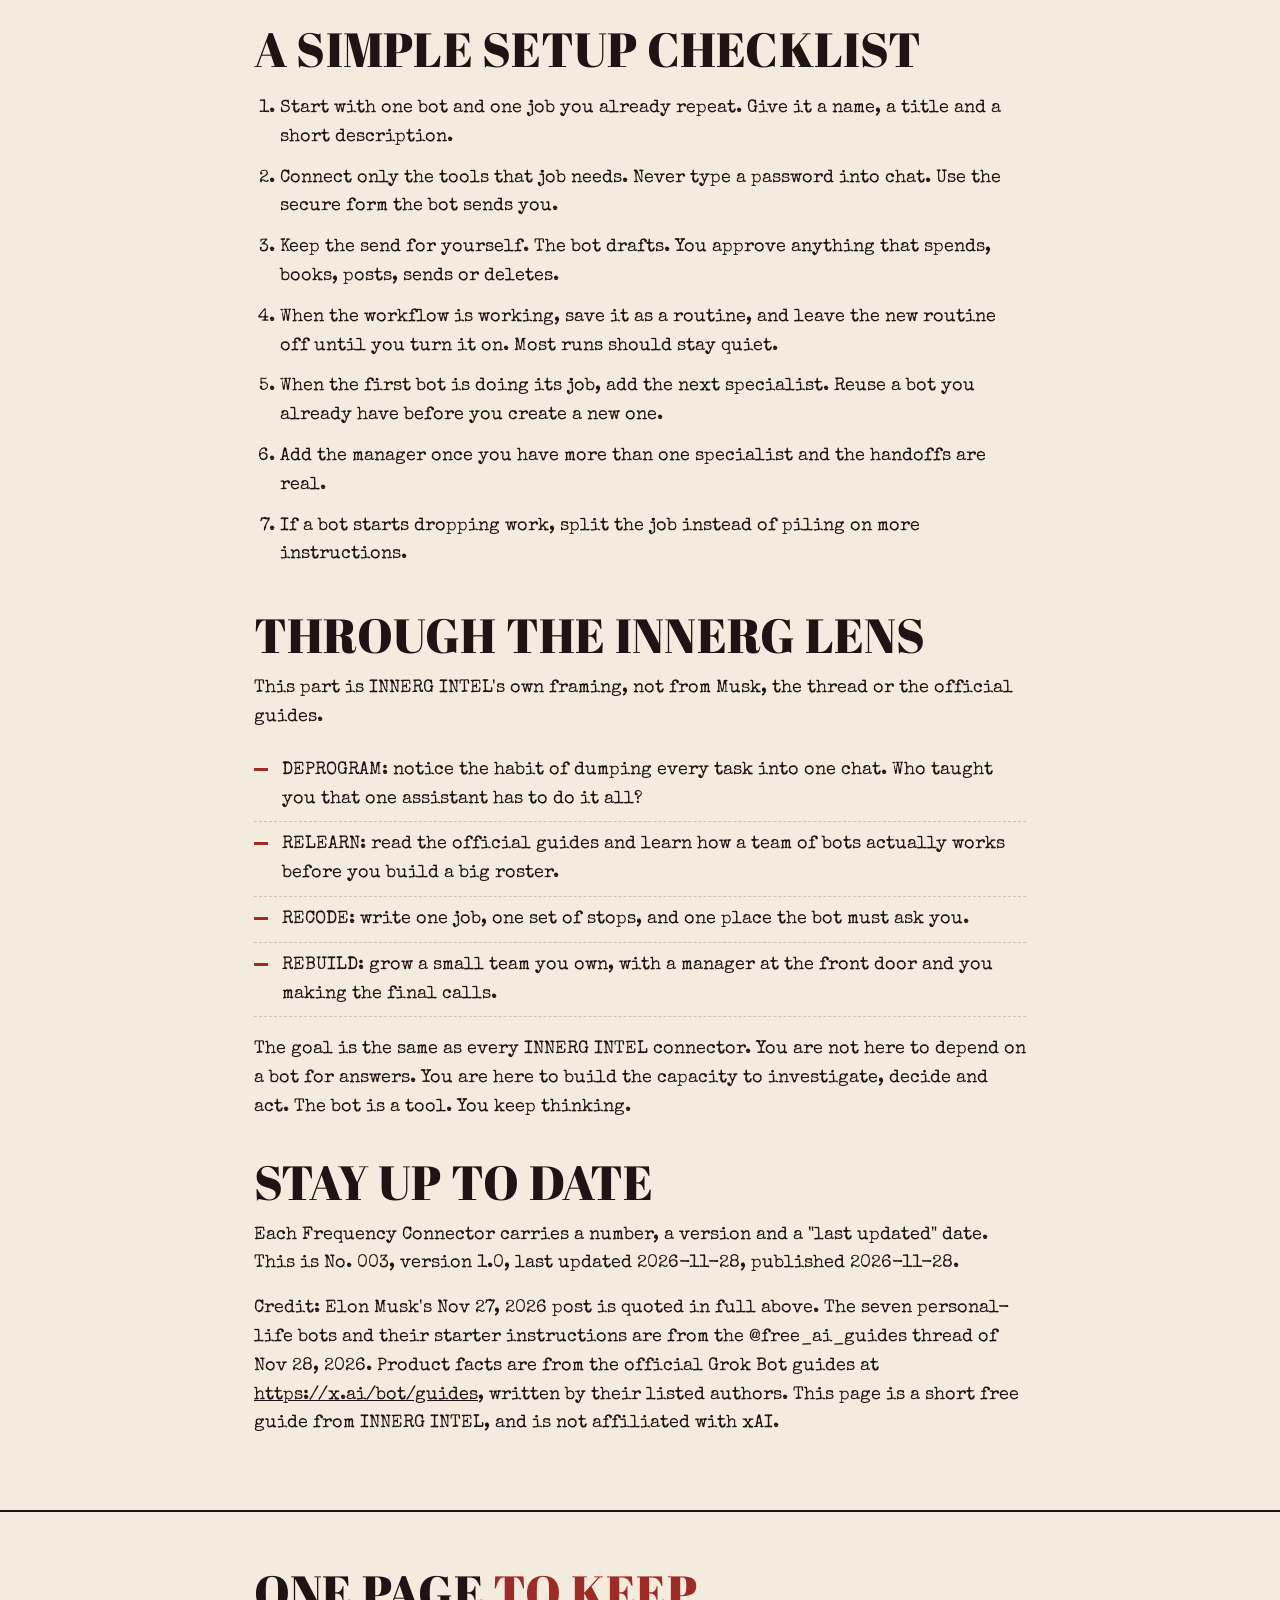
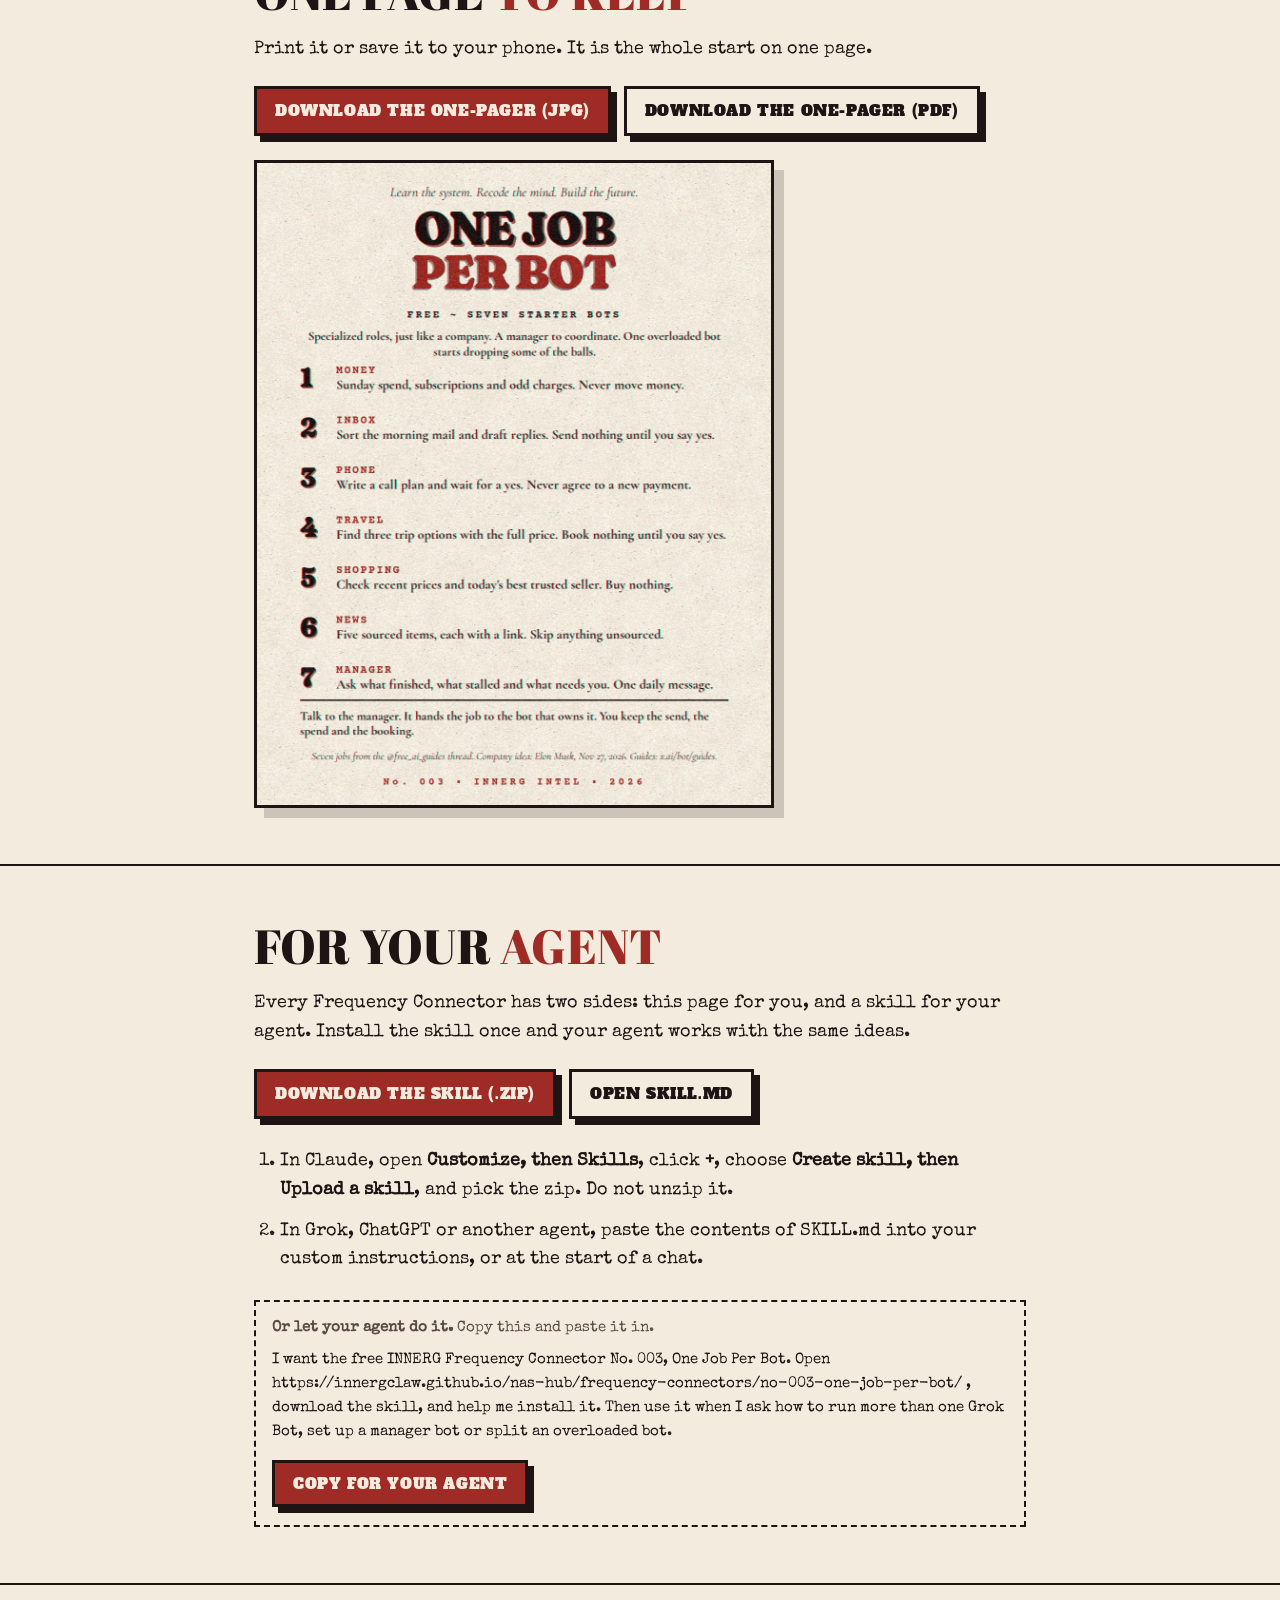
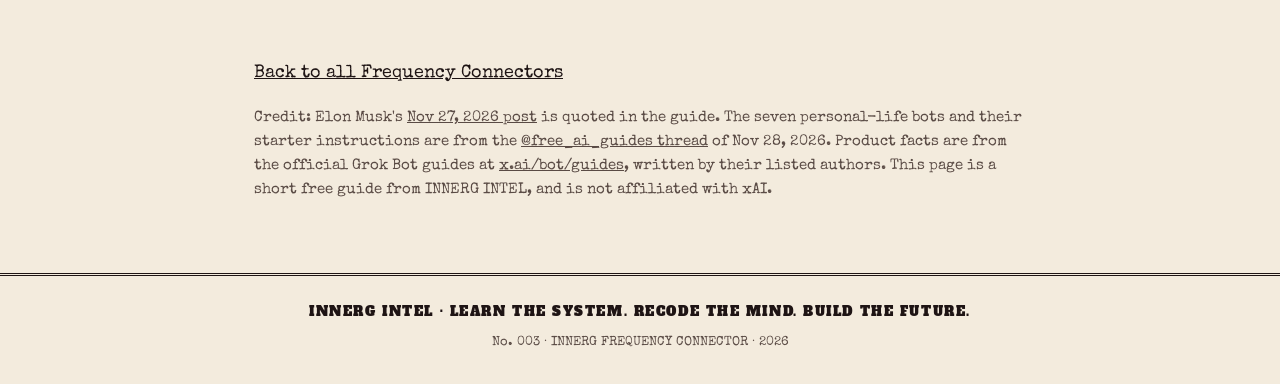
<file: frequency-connectors/no-003-one-job-per-bot/index.html>
<!DOCTYPE html>
<html lang="en">
<head>
<meta charset="utf-8">
<meta name="viewport" content="width=device-width, initial-scale=1">
<title>Frequency Connector No. 003: One Job Per Bot · InnerG Intel</title>
<meta name="description" content="A free guide on running Grok Bots like a small company: one job per bot, with a manager bot in charge. For members and anyone curious about Grok Bot use cases. Free guide, one-pager and a free agent skill.">
<link rel="canonical" href="https://innergclaw.github.io/nas-hub/frequency-connectors/no-003-one-job-per-bot/">
<meta property="og:title" content="Frequency Connector No. 003: One Job Per Bot">
<meta property="og:description" content="A free guide on running Grok Bots like a small company: one job per bot, with a manager bot in charge. For members and anyone curious about Grok Bot use cases. Free guide, one-pager and a free agent skill.">
<meta property="og:image" content="https://innergclaw.github.io/nas-hub/frequency-connectors/no-003-one-job-per-bot/assets/card.jpg">
<meta property="og:type" content="article">
<link rel="icon" href="data:image/svg+xml,<svg xmlns='http://www.w3.org/2000/svg' viewBox='0 0 64 64'><circle cx='32' cy='32' r='30' fill='%231E1414'/><circle cx='32' cy='32' r='8' fill='%239E2B25'/></svg>">
<style>
  @font-face { font-family: "Abril"; src: url("../fonts/AbrilFatface-Regular.ttf") format("truetype"); font-display: swap; }
  @font-face { font-family: "Slab"; src: url("../fonts/AlfaSlabOne-Regular.ttf") format("truetype"); font-display: swap; }
  @font-face { font-family: "Type"; src: url("../fonts/SpecialElite-Regular.ttf") format("truetype"); font-display: swap; }
  :root { --paper:#F3EBDD; --ink:#1E1414; --red:#9E2B25; --muted:#5a4b45; --line:rgba(30,20,20,.18); }
  * { box-sizing: border-box; }
  html { scroll-behavior: smooth; }
  body { margin: 0; color: var(--ink); background: var(--paper); font: 18px/1.6 "Type", "Courier New", monospace; }
  a { color: inherit; overflow-wrap: anywhere; }
  .wrap { max-width: 1120px; margin: 0 auto; padding: 0 24px; }
  .top { border-bottom: 3px double var(--ink); }
  .top .wrap { display: flex; justify-content: space-between; align-items: center; min-height: 60px; gap: 16px; font-family: "Slab"; font-size: 14px; letter-spacing: .08em; }
  h1, h2 { font-family: "Abril", Georgia, serif; font-weight: 400; line-height: 1.02; margin: 0; letter-spacing: .005em; text-wrap: balance; }
  h3 { font-family: "Abril", Georgia, serif; font-weight: 400; line-height: 1.15; margin: 28px 0 10px; letter-spacing: .005em; font-size: clamp(22px, 3vw, 32px); }
  .red { color: var(--red); }
  .kicker { font-family: "Slab"; font-size: 14px; letter-spacing: .14em; text-transform: uppercase; display: inline-block; border: 2px solid var(--ink); padding: 4px 10px; }
  .hero { padding: 56px 0 40px; }
  .hero .wrap { display: grid; grid-template-columns: 1.15fr .85fr; gap: 56px; align-items: center; }
  .hero h1 { font-size: clamp(42px, 6vw, 80px); text-transform: uppercase; margin: 18px 0 20px; }
  .hero p.sub { font-size: 20px; max-width: 36ch; margin: 0 0 28px; }
  .buyrow { display: flex; align-items: center; gap: 22px; flex-wrap: wrap; }
  .price { font-family: "Abril"; font-size: 56px; line-height: 1; }
  .price small { font-family: "Type"; font-size: 15px; display: block; color: var(--muted); }
  .btn { font-family: "Slab"; font-size: 20px; letter-spacing: .04em; text-transform: uppercase; text-decoration: none; cursor: pointer;
    background: var(--red); color: var(--paper); padding: 18px 30px; border: 3px solid var(--ink);
    box-shadow: 6px 6px 0 var(--ink); transition: transform .12s, box-shadow .12s; display: inline-block; }
  .btn:hover { transform: translate(-2px,-2px); box-shadow: 8px 8px 0 var(--ink); }
  .btn:active { transform: translate(4px,4px); box-shadow: 2px 2px 0 var(--ink); }
  .btn:focus-visible { outline: 3px dashed var(--red); outline-offset: 5px; }
  .btn.small { font-size: 15px; padding: 10px 18px; margin: 4px 8px 4px 0; }
  .btn.ghost { background: var(--paper); color: var(--ink); }
  .fine { font-size: 15px; color: var(--muted); margin-top: 16px; }
  .shot { width: 100%; height: auto; border: 3px solid var(--ink); box-shadow: 10px 10px 0 rgba(30,20,20,.18); display: block; }
  .cover { justify-self: center; max-width: 440px; transform: rotate(1.5deg); }
  section { padding: 56px 0; border-top: 2px solid var(--ink); }
  section h2 { font-size: clamp(30px, 4vw, 48px); text-transform: uppercase; margin: 36px 0 14px; }
  section h2:first-child { margin-top: 0; }
  .article { max-width: 820px; }
  .article p { margin: 0 0 16px; }
  ul.list, ol.list { margin: 0 0 18px; padding-left: 26px; }
  ul.list { list-style: none; padding-left: 0; }
  ul.list li { padding: 8px 0 8px 28px; position: relative; border-bottom: 1px dashed var(--line); }
  ul.list li::before { content: ""; position: absolute; left: 0; top: 20px; width: 14px; border-top: 3px solid var(--red); }
  ol.list li { padding: 6px 0; }
  .alt .wrap { max-width: 820px; }
  .alt .shot { max-width: 520px; margin-top: 20px; }
  .agent { border: 2px dashed var(--ink); padding: 14px 16px; margin-top: 20px; }
  .agent pre { white-space: pre-wrap; overflow-wrap: anywhere; margin: 0 0 12px; font: inherit; font-size: 15px; }
  .tip { margin-left: 8px; font-size: 15px; color: var(--muted); }
  footer { border-top: 3px double var(--ink); padding: 26px 0 30px; text-align: center; font-family: "Slab"; font-size: 13px; letter-spacing: .12em; }
  footer small { display: block; font-family: "Type"; letter-spacing: 0; font-size: 13px; color: var(--muted); margin-top: 10px; }
  @media (prefers-reduced-motion: reduce) { html { scroll-behavior: auto; } .btn { transition: none; } }
  @media (max-width: 900px) { .hero .wrap { grid-template-columns: 1fr; gap: 36px; } .cover { transform: none; order: -1; max-width: 360px; } }
  @media (max-width: 560px) { body { font-size: 17px; } .top .wrap span:last-child { display: none; } }

</style>
</head>
<body>
<header class="top"><div class="wrap"><span>INNERG INTEL</span><span>FREQUENCY CONNECTOR No. 003 · 2026</span></div></header>
<main>
<div class="hero"><div class="wrap">
  <div>
    <span class="kicker">For building a small bot team</span>
    <h1>One job <span class="red">per bot</span>.</h1>
    <p class="sub">Run your Grok Bots like a small company. One job each, a manager in charge, and you keep the final call. Free, from INNERG INTEL.</p>
    <div class="buyrow">
      <div class="price">FREE<small>no sign-up · instant download</small></div>
      <a class="btn" href="innerg-frequency-connector-003-one-job-per-bot.zip" download>Download the skill (.zip)</a>
    </div>
    <p class="fine">The company idea is from Elon Musk's Nov 27, 2026 post. The seven starter bots are from the @free_ai_guides thread. Product facts are from the official guides at x.ai/bot/guides.</p>
  </div>
  <img class="shot cover" src="assets/card.jpg" alt="Frequency Connector No. 003, One Job Per Bot" width="1080" height="1350">
</div></div>

<section><div class="wrap article">
<p>FREE from INNERG INTEL.</p>
<p>Learn the system. Recode the mind. Build the future.</p>
<p>This is a plain-language guide on running Grok Bots like a small company: one job per bot, with a manager bot in charge. It is for members and for anyone curious about Grok Bot use cases.</p>
<h2>Where this comes from</h2>
<p>On Nov 27, 2026, at 3:32 PM ET, Elon Musk wrote on X:</p>
<p>"When using Grok Bots, it is important to create Bots with specialized roles, just like a human company. You can then have a manager bot oversee and coordinate their work.</p>
<p>Just like a human employee, if you overload a single bot with a massive array of work, it will start dropping some of the balls."</p>
<p>Read his post here: <a href="https://x.com/elonmusk/status/2126413886576590925" rel="noopener">https://x.com/elonmusk/status/2126413886576590925</a></p>
<p>The next morning, the X account @free_ai_guides posted a free thread that restated that idea in its own words and offered 7 starter bots for personal life, each with a prompt. The seven jobs and the starter instructions in this guide come from that thread, not from Musk's post. Read the thread here: <a href="https://x.com/free_ai_guides/status/2126632274439582141" rel="noopener">https://x.com/free_ai_guides/status/2126632274439582141</a></p>
<p>How Grok Bots actually work (job descriptions, routines, handoffs, safety) comes from the official guides at <a href="https://x.ai/bot/guides" rel="noopener">https://x.ai/bot/guides</a>. Frequency Connector No. 002 is the beginner start on those guides.</p>
<h2>One job per bot</h2>
<p>Do not give one bot every chore in your life. Write each bot a short job description: what it owns, what it will not do, and where it must stop and ask you. The official guides say that last part matters most.</p>
<p>When a bot starts missing steps, the job is too wide. Split it.</p>
<h2>The manager bot</h2>
<p>The manager's only job is to run the other bots, not to do their work. In the official guides this role is called Bot Boss, Chief of Staff or Project Manager: one front door you talk to, with specialists behind it.</p>
<p>A real example is MARROW, the lead agent for Nasirr "G" Mayo of INNERG INTEL. MARROW's job is to route work, not to do every job itself. Lane bots such as Studio, X Drafts, Market Pulse and Trend Scout each own one job, and MARROW hands work to them.</p>
<p>You do not need a manager on day one. The official guides say to start with one specialist and add a front door once the handoffs are real.</p>
<h2>Seven bots for personal life</h2>
<p>These seven jobs and starter instructions are from the @free_ai_guides thread. Paste the instruction into the bot's description, then fill in the brackets with your time, your name and your topics. Connect only the tools your Grok Bot actually offers for that job. Keep the send, the spend and the booking for yourself.</p>
<h3>1. The Money Bot</h3>
<p>One job: your money.</p>
<p>"Your only job is my money. Connect to my bank accounts and cards. Every Sunday, send me what I spent by category, every subscription that charged me and any charge that looks wrong. Never move money and never cancel anything yourself. Save this as a routine."</p>
<h3>2. The Inbox Bot</h3>
<p>One job: your email.</p>
<p>"Your only job is my email. Every morning at [TIME], sort new emails into three groups: needs a reply today, can wait, and junk. Draft a reply in my tone for each one that needs a reply today. Send nothing until I say yes. Save this as a routine."</p>
<h3>3. The Phone Bot</h3>
<p>One job: the calls you avoid.</p>
<p>"Your only job is the phone calls I avoid. When I give you a company and what I want, write a call plan and wait for me to say go. Open every call by saying you are an assistant calling for [MY NAME]. Never agree to pay anything new and never give card details. Afterwards, send me what was agreed and the reference number."</p>
<p>Write the plan first and wait for your yes. Only place a live call if your Grok Bot can actually do that. If it cannot, use the plan yourself and have the bot write the recap.</p>
<h3>4. The Travel Bot</h3>
<p>One job: your trips.</p>
<p>"Your only job is my trips. When I give you dates and a place, find 3 options for flights, a hotel and a rental car, with the full price including fees. Tell me which one you would pick and why. Book nothing until I say yes."</p>
<h3>5. The Shopping Bot</h3>
<p>One job: checking prices before you buy.</p>
<p>"Your only job is checking prices before I buy. When I send you a product, find its price over the last 90 days and the cheapest trusted seller today. Tell me to buy now or wait. Buy nothing and sign up for nothing."</p>
<p>If a 90-day price history is not available, say so and compare today's trusted sellers instead. Do not invent a number.</p>
<h3>6. The News Bot</h3>
<p>One job: a short, sourced briefing.</p>
<p>"Your only job is to watch X and the web for [TOPICS I CARE ABOUT]. Every evening, send me the 5 things worth knowing, with a link for each. Skip anything you cannot find a source for. Save this as a routine."</p>
<h3>7. The Manager Bot</h3>
<p>One job: run the other six.</p>
<p>"Your only job is to manage my other bots: Money, Inbox, Phone, Travel, Shopping and News. Every morning at [TIME], ask each one what it finished, what it could not finish and what is waiting on me. Send me one message with the decisions I need to make today. If a bot keeps missing its job, tell me and suggest how to split its work. Save this as a routine."</p>
<h2>How to hand work off</h2>
<p>The official guides call handoffs "the one that makes it a team": bots pass work to each other directly, and you see the results and the decisions.</p>
<p>A simple pattern:</p>
<ol class="list"><li>You talk to the manager.</li><li>The manager sends the job to the bot that owns that lane.</li><li>That bot does the work, or says what it could not finish and what is waiting on you.</li><li>The manager sends you one message with the decisions you need to make. You do not have to check seven chats.</li></ol>
<p>If a bot keeps missing its job, the manager should tell you and suggest how to split the work.</p>
<h2>A simple setup checklist</h2>
<ol class="list"><li>Start with one bot and one job you already repeat. Give it a name, a title and a short description.</li><li>Connect only the tools that job needs. Never type a password into chat. Use the secure form the bot sends you.</li><li>Keep the send for yourself. The bot drafts. You approve anything that spends, books, posts, sends or deletes.</li><li>When the workflow is working, save it as a routine, and leave the new routine off until you turn it on. Most runs should stay quiet.</li><li>When the first bot is doing its job, add the next specialist. Reuse a bot you already have before you create a new one.</li><li>Add the manager once you have more than one specialist and the handoffs are real.</li><li>If a bot starts dropping work, split the job instead of piling on more instructions.</li></ol>
<h2>Through the INNERG lens</h2>
<p>This part is INNERG INTEL's own framing, not from Musk, the thread or the official guides.</p>
<ul class="list"><li>DEPROGRAM: notice the habit of dumping every task into one chat. Who taught you that one assistant has to do it all?</li><li>RELEARN: read the official guides and learn how a team of bots actually works before you build a big roster.</li><li>RECODE: write one job, one set of stops, and one place the bot must ask you.</li><li>REBUILD: grow a small team you own, with a manager at the front door and you making the final calls.</li></ul>
<p>The goal is the same as every INNERG INTEL connector. You are not here to depend on a bot for answers. You are here to build the capacity to investigate, decide and act. The bot is a tool. You keep thinking.</p>
<h2>Stay up to date</h2>
<p>Each Frequency Connector carries a number, a version and a "last updated" date. This is No. 003, version 1.0, last updated 2026-11-28, published 2026-11-28.</p>
<p>Credit: Elon Musk's Nov 27, 2026 post is quoted in full above. The seven personal-life bots and their starter instructions are from the @free_ai_guides thread of Nov 28, 2026. Product facts are from the official Grok Bot guides at <a href="https://x.ai/bot/guides" rel="noopener">https://x.ai/bot/guides</a>, written by their listed authors. This page is a short free guide from INNERG INTEL, and is not affiliated with xAI.</p>
</div></section>
<section class="alt"><div class="wrap">
  <h2>One page <span class="red">to keep</span></h2>
  <p>Print it or save it to your phone. It is the whole start on one page.</p>
  <p><a class="btn small" href="assets/onepager_1080x1350.jpg" download>Download the one-pager (JPG)</a> <a class="btn small ghost" href="assets/onepager.pdf" download>Download the one-pager (PDF)</a></p>
  <img class="shot" src="assets/onepager_1080x1350.jpg" alt="One-page summary: seven starter bots, one job each, with a manager in charge" loading="lazy" width="1080" height="1350">
</div></section>
<section class="alt"><div class="wrap">
  <h2>For your <span class="red">agent</span></h2>
  <p>Every Frequency Connector has two sides: this page for you, and a skill for your agent. Install the skill once and your agent works with the same ideas.</p>
  <p><a class="btn small" href="innerg-frequency-connector-003-one-job-per-bot.zip" download>Download the skill (.zip)</a> <a class="btn small ghost" href="SKILL.md">Open SKILL.md</a></p>
  <ol class="list">
    <li>In Claude, open <b>Customize, then Skills</b>, click <b>+</b>, choose <b>Create skill, then Upload a skill</b>, and pick the zip. Do not unzip it.</li>
    <li>In Grok, ChatGPT or another agent, paste the contents of SKILL.md into your custom instructions, or at the start of a chat.</li>
  </ol>
  <div class="agent">
    <p class="fine" style="margin:0 0 8px"><b>Or let your agent do it.</b> Copy this and paste it in.</p>
    <pre id="agentcode">I want the free INNERG Frequency Connector No. 003, One Job Per Bot. Open https://innergclaw.github.io/nas-hub/frequency-connectors/no-003-one-job-per-bot/ , download the skill, and help me install it. Then use it when I ask how to run more than one Grok Bot, set up a manager bot or split an overloaded bot.</pre>
    <button type="button" class="btn small" data-copy="agentcode">Copy for your agent</button>
    <span class="tip" role="status"></span>
  </div>
</div></section>
<section class="alt"><div class="wrap">
  <p><a href="https://nasirr.innergintel.study/#programs">Back to all Frequency Connectors</a></p>
  <p class="fine">Credit: Elon Musk's <a href="https://x.com/elonmusk/status/2126413886576590925" rel="noopener">Nov 27, 2026 post</a> is quoted in the guide. The seven personal-life bots and their starter instructions are from the <a href="https://x.com/free_ai_guides/status/2126632274439582141" rel="noopener">@free_ai_guides thread</a> of Nov 28, 2026. Product facts are from the official Grok Bot guides at <a href="https://x.ai/bot/guides" rel="noopener">x.ai/bot/guides</a>, written by their listed authors. This page is a short free guide from INNERG INTEL, and is not affiliated with xAI.</p>
</div></section>
</main>
<footer>INNERG INTEL · LEARN THE SYSTEM. RECODE THE MIND. BUILD THE FUTURE.
  <small>No. 003 · INNERG FREQUENCY CONNECTOR · 2026</small></footer>
<script>
document.querySelectorAll('button[data-copy]').forEach(function(b){
  var tip=b.parentNode.querySelector('.tip');
  b.addEventListener('click',async function(){
    var t=document.getElementById(b.dataset.copy).innerText.trim(),m;
    try{await navigator.clipboard.writeText(t);m='Copied'}catch(e){m='Copy failed. Select the text and copy it by hand.'}
    tip.textContent=m;setTimeout(function(){tip.textContent=''},2500);
  });
});
</script>
<script src="../../hub-nav.js" defer></script>
</body>
</html>
</file>
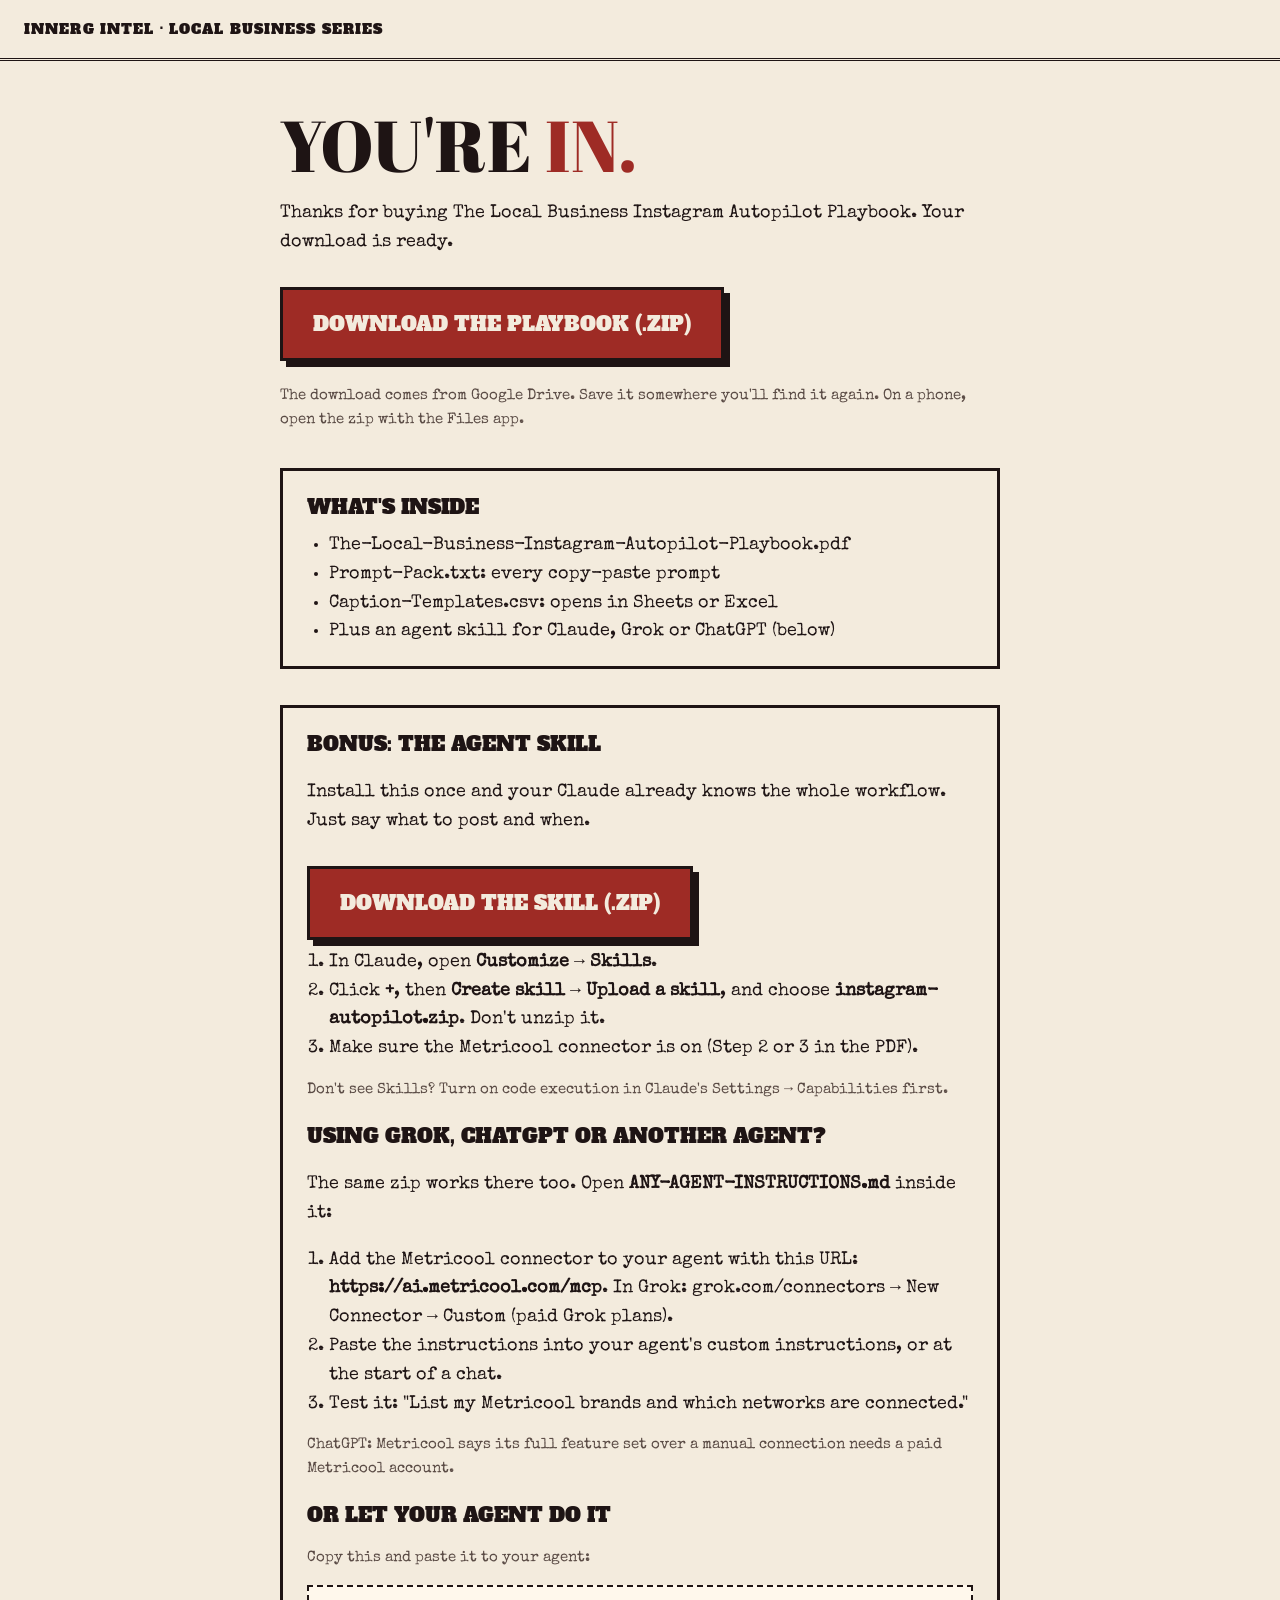
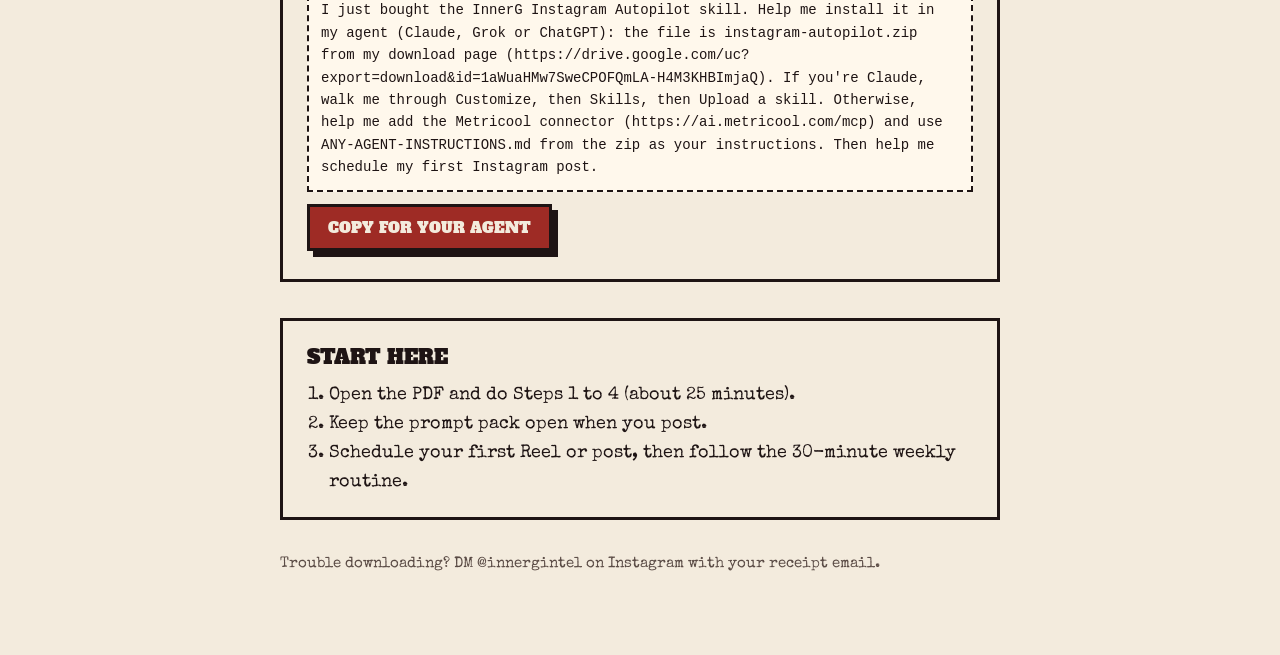
<file: instagram-playbook/get-d6519d34624a/index.html>
<!DOCTYPE html>
<html lang="en">
<head>
<meta charset="utf-8">
<meta name="viewport" content="width=device-width, initial-scale=1">
<meta name="robots" content="noindex, nofollow">
<title>Your download · Instagram Autopilot Playbook</title>
<style>
  @font-face { font-family: "Abril"; src: url("../fonts/AbrilFatface-Regular.ttf"); font-display: swap; }
  @font-face { font-family: "Slab"; src: url("../fonts/AlfaSlabOne-Regular.ttf"); font-display: swap; }
  @font-face { font-family: "Type"; src: url("../fonts/SpecialElite-Regular.ttf"); font-display: swap; }
  :root { --paper:#F3EBDD; --ink:#1E1414; --red:#9E2B25; --muted:#5a4b45; }
  body { margin:0; background:var(--paper); color:var(--ink); font:18px/1.6 "Type", monospace; }
  .wrap { max-width: 720px; margin: 0 auto; padding: 48px 24px 64px; }
  .top { border-bottom: 3px double var(--ink); font-family:"Slab"; font-size:14px; letter-spacing:.08em; padding:18px 24px; }
  h1 { font-family:"Abril"; font-weight:400; font-size: clamp(44px, 8vw, 72px); line-height:1; text-transform:uppercase; margin: 0 0 18px; }
  .red { color: var(--red); }
  .btn { font-family:"Slab"; font-size:20px; text-transform:uppercase; text-decoration:none; background:var(--red); color:var(--paper);
         padding:18px 30px; border:3px solid var(--ink); box-shadow:6px 6px 0 var(--ink); display:inline-block; margin: 12px 0 8px; }
  .box { border:3px solid var(--ink); padding: 20px 24px; margin-top: 36px; }
  .box h2 { font-family:"Slab"; font-weight:400; font-size:20px; text-transform:uppercase; margin:0 0 8px; }
  ol, ul { padding-left: 22px; margin: 0; }
  .fine { color: var(--muted); font-size: 15px; }
</style>
</head>
<body>
<div class="top">INNERG INTEL · LOCAL BUSINESS SERIES</div>
<div class="wrap">
  <h1>You're <span class="red">in.</span></h1>
  <p>Thanks for buying The Local Business Instagram Autopilot Playbook. Your download is ready.</p>
  <a class="btn" href="https://drive.google.com/uc?export=download&id=148lQ3SmjjrpocaFbHWRXKmi3vjH9gEpG">Download the playbook (.zip)</a>
  <p class="fine">The download comes from Google Drive. Save it somewhere you'll find it again. On a phone, open the zip with the Files app.</p>
  <div class="box">
    <h2>What's inside</h2>
    <ul>
      <li>The-Local-Business-Instagram-Autopilot-Playbook.pdf</li>
      <li>Prompt-Pack.txt: every copy-paste prompt</li>
      <li>Caption-Templates.csv: opens in Sheets or Excel</li>
      <li>Plus an agent skill for Claude, Grok or ChatGPT (below)</li>
    </ul>
  </div>
  <div class="box">
    <h2>Bonus: the agent skill</h2>
    <p>Install this once and your Claude already knows the whole workflow. Just say what to post and when.</p>
    <a class="btn" href="https://drive.google.com/uc?export=download&id=1aWuaHMw7SweCPOFQmLA-H4M3KHBImjaQ">Download the skill (.zip)</a>
    <ol>
      <li>In Claude, open <b>Customize → Skills</b>.</li>
      <li>Click <b>+</b>, then <b>Create skill → Upload a skill</b>, and choose <b>instagram-autopilot.zip</b>. Don't unzip it.</li>
      <li>Make sure the Metricool connector is on (Step 2 or 3 in the PDF).</li>
    </ol>
    <p class="fine">Don't see Skills? Turn on code execution in Claude's Settings → Capabilities first.</p>
    <h2 style="margin-top:18px">Using Grok, ChatGPT or another agent?</h2>
    <p>The same zip works there too. Open <b>ANY-AGENT-INSTRUCTIONS.md</b> inside it:</p>
    <ol>
      <li>Add the Metricool connector to your agent with this URL: <b>https://ai.metricool.com/mcp</b>. In Grok: grok.com/connectors → New Connector → Custom (paid Grok plans).</li>
      <li>Paste the instructions into your agent's custom instructions, or at the start of a chat.</li>
      <li>Test it: "List my Metricool brands and which networks are connected."</li>
    </ol>
    <p class="fine">ChatGPT: Metricool says its full feature set over a manual connection needs a paid Metricool account.</p>
    <h2 style="margin-top:18px">Or let your agent do it</h2>
    <p class="fine">Copy this and paste it to your agent:</p>
    <pre id="agentcode" style="white-space:pre-wrap;overflow-wrap:anywhere;background:#fff8ec;border:2px dashed var(--ink);padding:12px;font-size:14px;margin:0">I just bought the InnerG Instagram Autopilot skill. Help me install it in my agent (Claude, Grok or ChatGPT): the file is instagram-autopilot.zip from my download page (https://drive.google.com/uc?export=download&id=1aWuaHMw7SweCPOFQmLA-H4M3KHBImjaQ). If you're Claude, walk me through Customize, then Skills, then Upload a skill. Otherwise, help me add the Metricool connector (https://ai.metricool.com/mcp) and use ANY-AGENT-INSTRUCTIONS.md from the zip as your instructions. Then help me schedule my first Instagram post.</pre>
    <button type="button" class="btn" style="font-size:15px;padding:10px 18px" onclick="navigator.clipboard.writeText(document.getElementById('agentcode').textContent).then(()=>{this.textContent='Copied ✓'})">Copy for your agent</button>
  </div>
  <div class="box">
    <h2>Start here</h2>
    <ol>
      <li>Open the PDF and do Steps 1 to 4 (about 25 minutes).</li>
      <li>Keep the prompt pack open when you post.</li>
      <li>Schedule your first Reel or post, then follow the 30-minute weekly routine.</li>
    </ol>
  </div>
  <p class="fine" style="margin-top:32px">Trouble downloading? DM @innergintel on Instagram with your receipt email.</p>
</div>
</body>
</html>
</file>
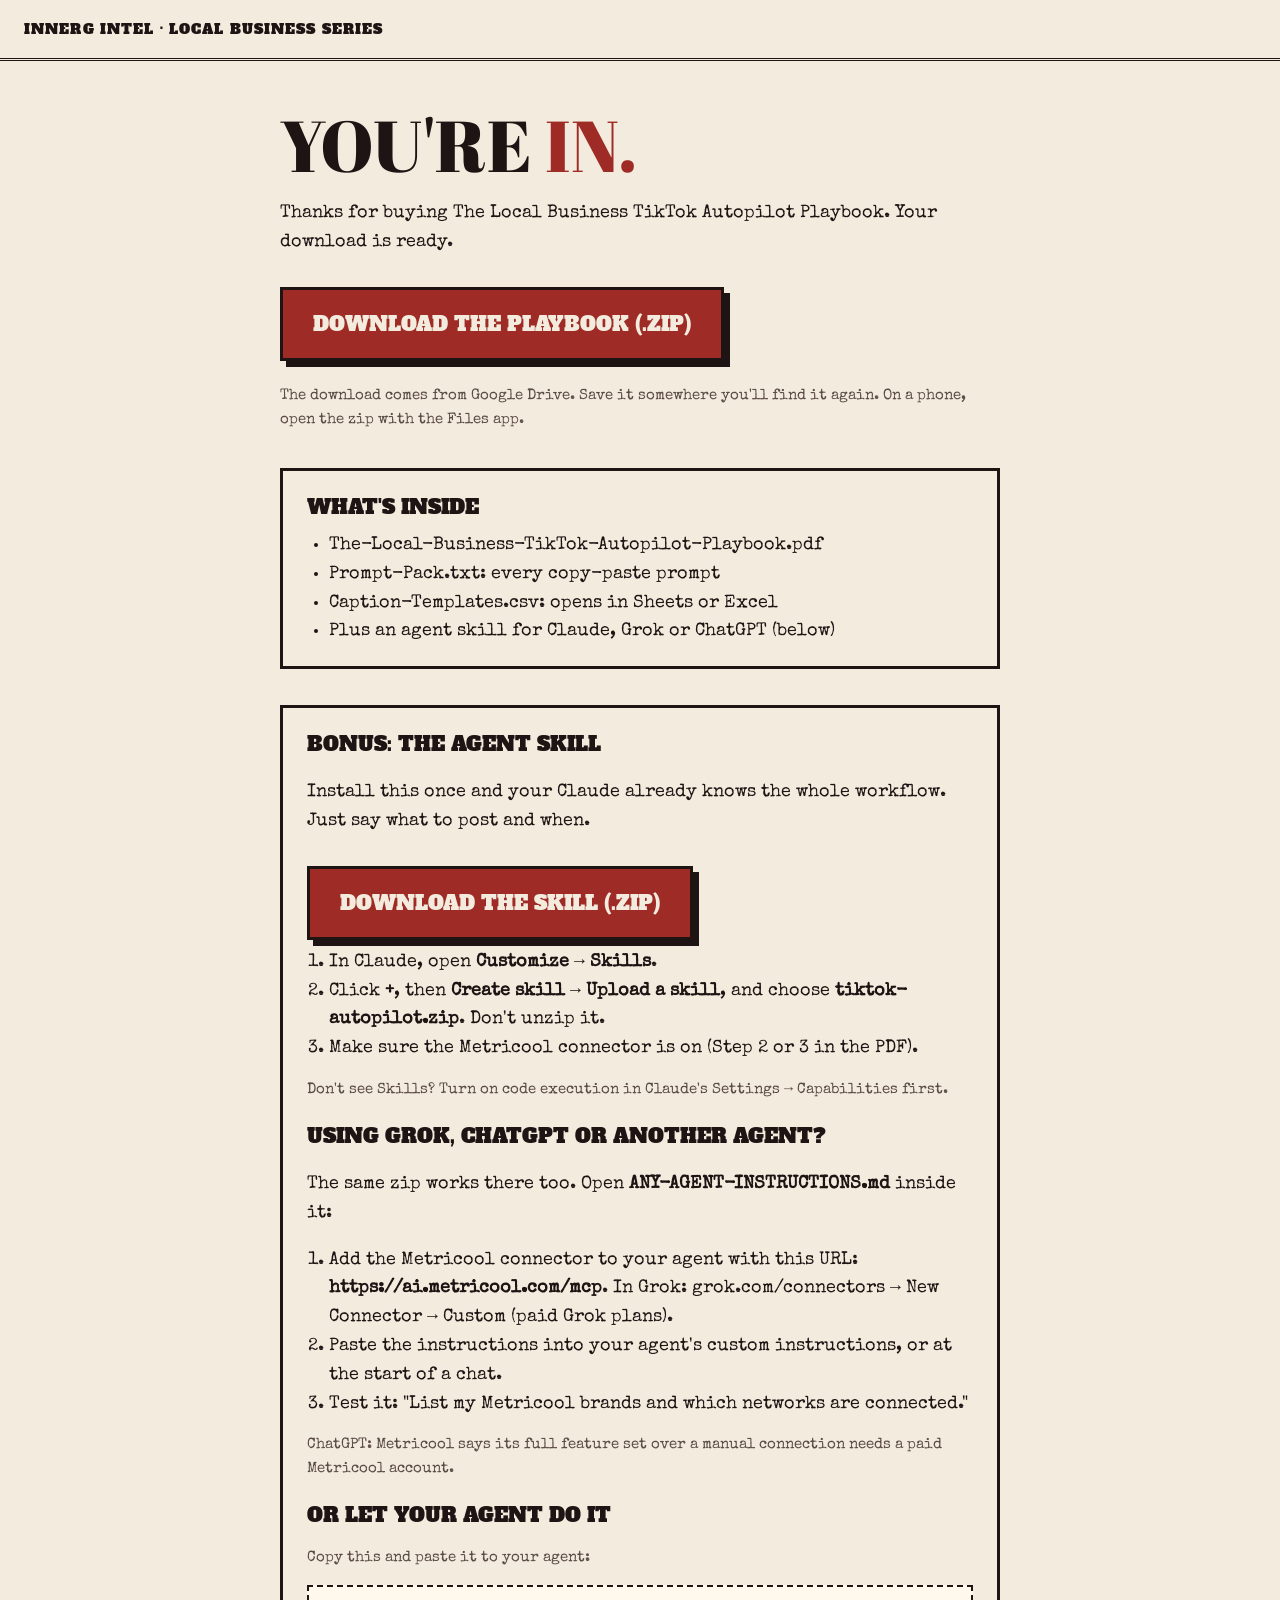
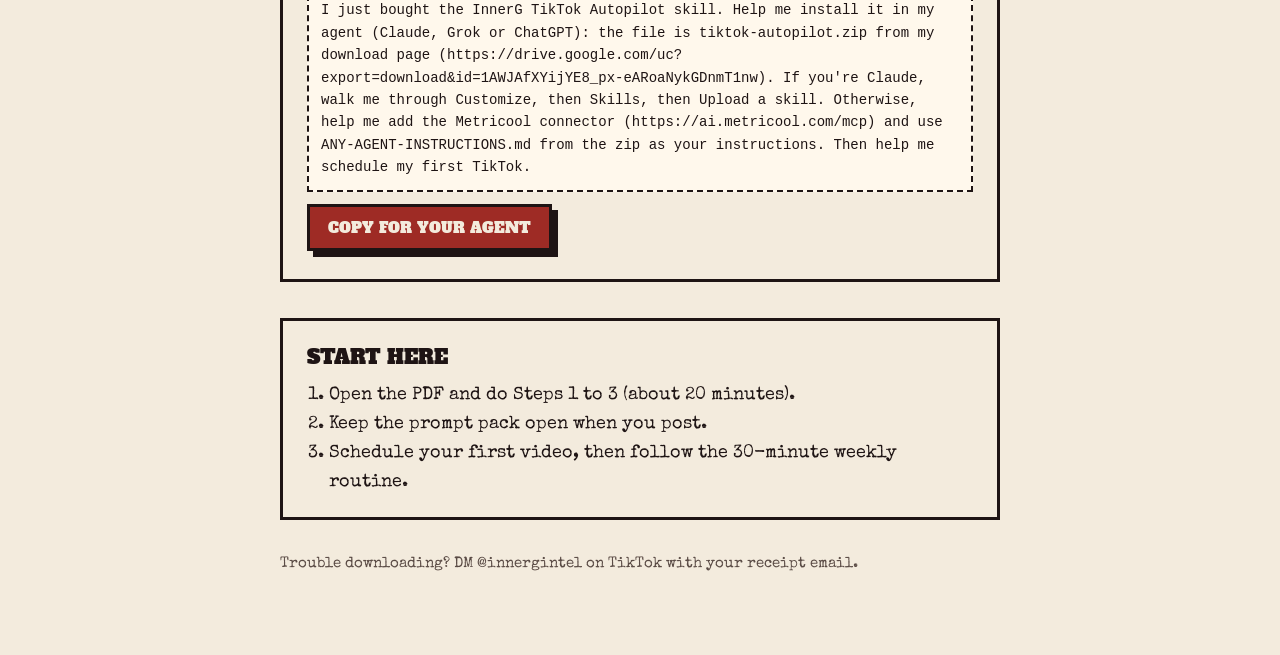
<file: playbook/get-559174e429cc/index.html>
<!DOCTYPE html>
<html lang="en">
<head>
<meta charset="utf-8">
<meta name="viewport" content="width=device-width, initial-scale=1">
<meta name="robots" content="noindex, nofollow">
<title>Your download · TikTok Autopilot Playbook</title>
<style>
  @font-face { font-family: "Abril"; src: url("../fonts/AbrilFatface-Regular.ttf"); font-display: swap; }
  @font-face { font-family: "Slab"; src: url("../fonts/AlfaSlabOne-Regular.ttf"); font-display: swap; }
  @font-face { font-family: "Type"; src: url("../fonts/SpecialElite-Regular.ttf"); font-display: swap; }
  :root { --paper:#F3EBDD; --ink:#1E1414; --red:#9E2B25; --muted:#5a4b45; }
  body { margin:0; background:var(--paper); color:var(--ink); font:18px/1.6 "Type", monospace; }
  .wrap { max-width: 720px; margin: 0 auto; padding: 48px 24px 64px; }
  .top { border-bottom: 3px double var(--ink); font-family:"Slab"; font-size:14px; letter-spacing:.08em; padding:18px 24px; }
  h1 { font-family:"Abril"; font-weight:400; font-size: clamp(44px, 8vw, 72px); line-height:1; text-transform:uppercase; margin: 0 0 18px; }
  .red { color: var(--red); }
  .btn { font-family:"Slab"; font-size:20px; text-transform:uppercase; text-decoration:none; background:var(--red); color:var(--paper);
         padding:18px 30px; border:3px solid var(--ink); box-shadow:6px 6px 0 var(--ink); display:inline-block; margin: 12px 0 8px; }
  .box { border:3px solid var(--ink); padding: 20px 24px; margin-top: 36px; }
  .box h2 { font-family:"Slab"; font-weight:400; font-size:20px; text-transform:uppercase; margin:0 0 8px; }
  ol, ul { padding-left: 22px; margin: 0; }
  .fine { color: var(--muted); font-size: 15px; }
</style>
</head>
<body>
<div class="top">INNERG INTEL · LOCAL BUSINESS SERIES</div>
<div class="wrap">
  <h1>You're <span class="red">in.</span></h1>
  <p>Thanks for buying The Local Business TikTok Autopilot Playbook. Your download is ready.</p>
  <a class="btn" href="https://drive.google.com/uc?export=download&id=19dVyazeL7JjbThzkI1tKMYqBwQNTJ-DS">Download the playbook (.zip)</a>
  <p class="fine">The download comes from Google Drive. Save it somewhere you'll find it again. On a phone, open the zip with the Files app.</p>
  <div class="box">
    <h2>What's inside</h2>
    <ul>
      <li>The-Local-Business-TikTok-Autopilot-Playbook.pdf</li>
      <li>Prompt-Pack.txt: every copy-paste prompt</li>
      <li>Caption-Templates.csv: opens in Sheets or Excel</li>
      <li>Plus an agent skill for Claude, Grok or ChatGPT (below)</li>
    </ul>
  </div>
  <div class="box">
    <h2>Bonus: the agent skill</h2>
    <p>Install this once and your Claude already knows the whole workflow. Just say what to post and when.</p>
    <a class="btn" href="https://drive.google.com/uc?export=download&id=1AWJAfXYijYE8_px-eARoaNykGDnmT1nw">Download the skill (.zip)</a>
    <ol>
      <li>In Claude, open <b>Customize → Skills</b>.</li>
      <li>Click <b>+</b>, then <b>Create skill → Upload a skill</b>, and choose <b>tiktok-autopilot.zip</b>. Don't unzip it.</li>
      <li>Make sure the Metricool connector is on (Step 2 or 3 in the PDF).</li>
    </ol>
    <p class="fine">Don't see Skills? Turn on code execution in Claude's Settings → Capabilities first.</p>
    <h2 style="margin-top:18px">Using Grok, ChatGPT or another agent?</h2>
    <p>The same zip works there too. Open <b>ANY-AGENT-INSTRUCTIONS.md</b> inside it:</p>
    <ol>
      <li>Add the Metricool connector to your agent with this URL: <b>https://ai.metricool.com/mcp</b>. In Grok: grok.com/connectors → New Connector → Custom (paid Grok plans).</li>
      <li>Paste the instructions into your agent's custom instructions, or at the start of a chat.</li>
      <li>Test it: "List my Metricool brands and which networks are connected."</li>
    </ol>
    <p class="fine">ChatGPT: Metricool says its full feature set over a manual connection needs a paid Metricool account.</p>
    <h2 style="margin-top:18px">Or let your agent do it</h2>
    <p class="fine">Copy this and paste it to your agent:</p>
    <pre id="agentcode" style="white-space:pre-wrap;overflow-wrap:anywhere;background:#fff8ec;border:2px dashed var(--ink);padding:12px;font-size:14px;margin:0">I just bought the InnerG TikTok Autopilot skill. Help me install it in my agent (Claude, Grok or ChatGPT): the file is tiktok-autopilot.zip from my download page (https://drive.google.com/uc?export=download&id=1AWJAfXYijYE8_px-eARoaNykGDnmT1nw). If you're Claude, walk me through Customize, then Skills, then Upload a skill. Otherwise, help me add the Metricool connector (https://ai.metricool.com/mcp) and use ANY-AGENT-INSTRUCTIONS.md from the zip as your instructions. Then help me schedule my first TikTok.</pre>
    <button type="button" class="btn" style="font-size:15px;padding:10px 18px" onclick="navigator.clipboard.writeText(document.getElementById('agentcode').textContent).then(()=>{this.textContent='Copied ✓'})">Copy for your agent</button>
  </div>
  <div class="box">
    <h2>Start here</h2>
    <ol>
      <li>Open the PDF and do Steps 1 to 3 (about 20 minutes).</li>
      <li>Keep the prompt pack open when you post.</li>
      <li>Schedule your first video, then follow the 30-minute weekly routine.</li>
    </ol>
  </div>
  <p class="fine" style="margin-top:32px">Trouble downloading? DM @innergintel on TikTok with your receipt email.</p>
</div>
</body>
</html>
</file>
